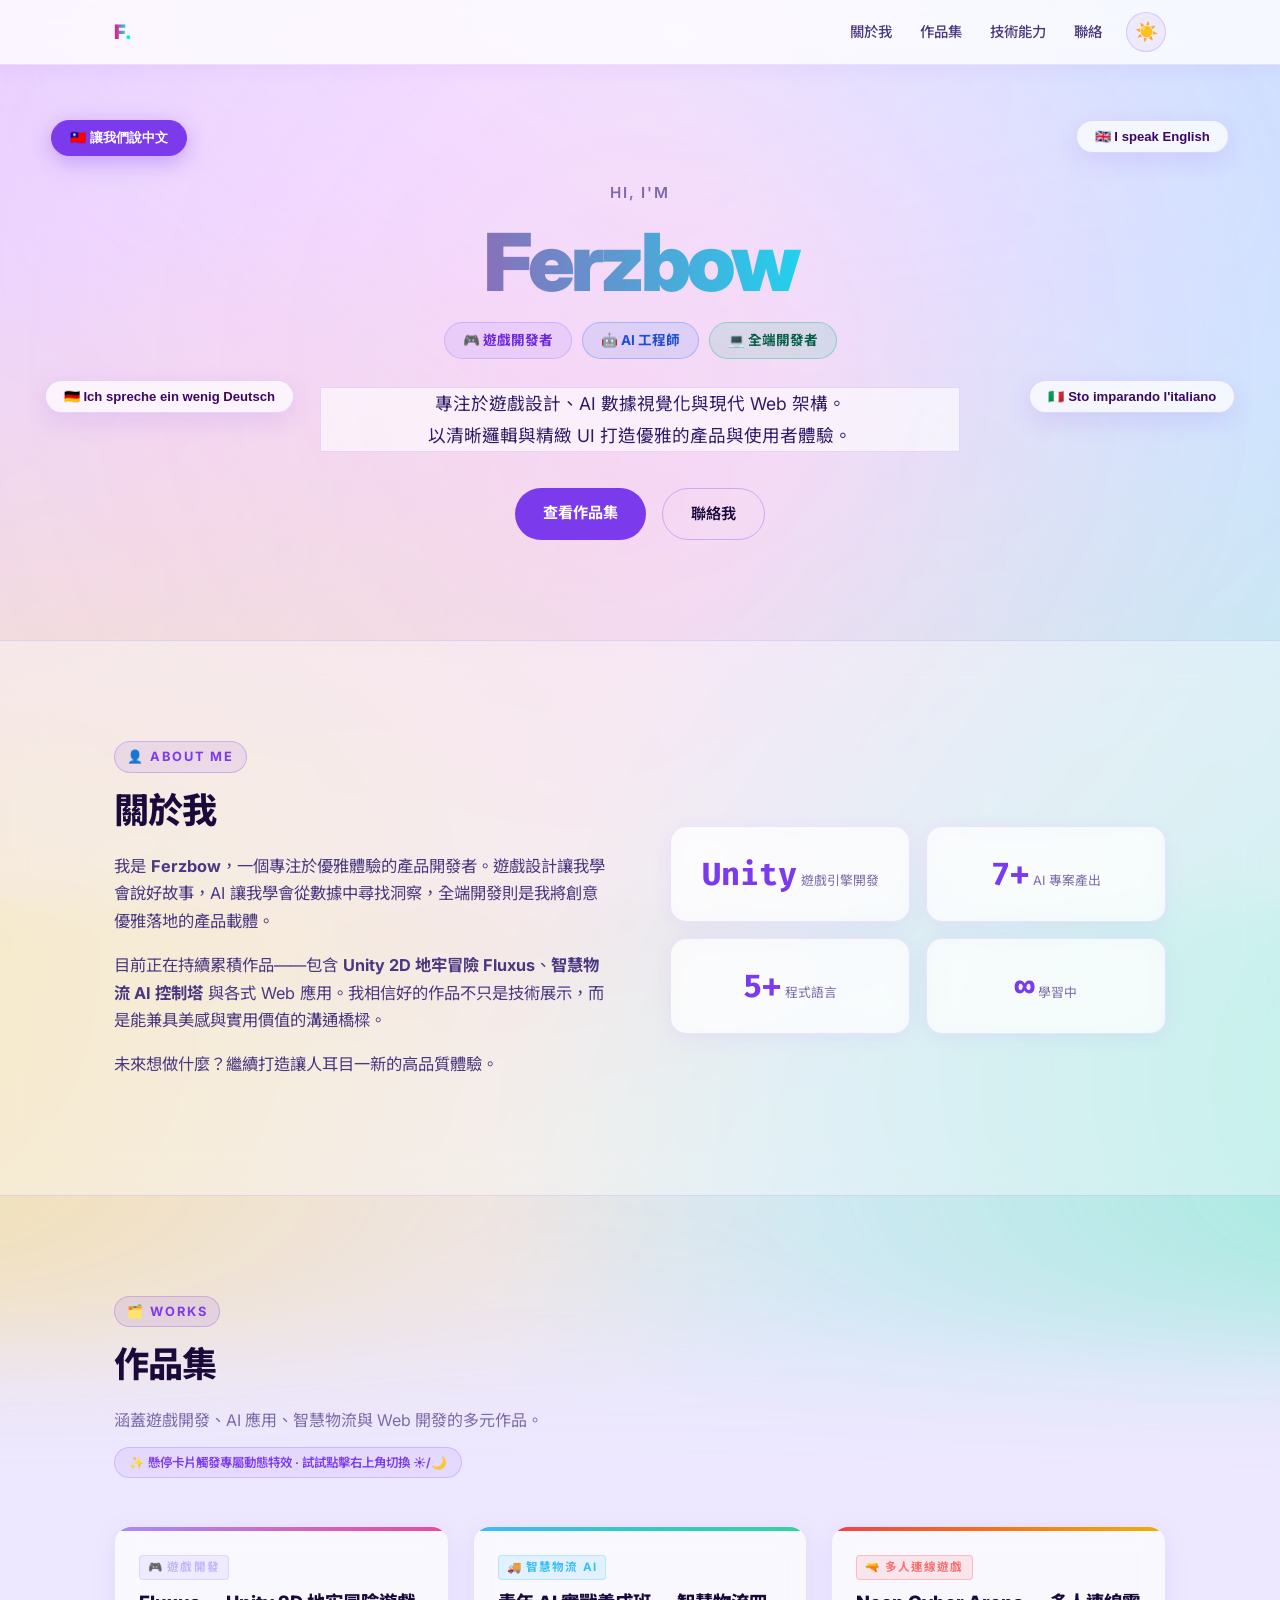
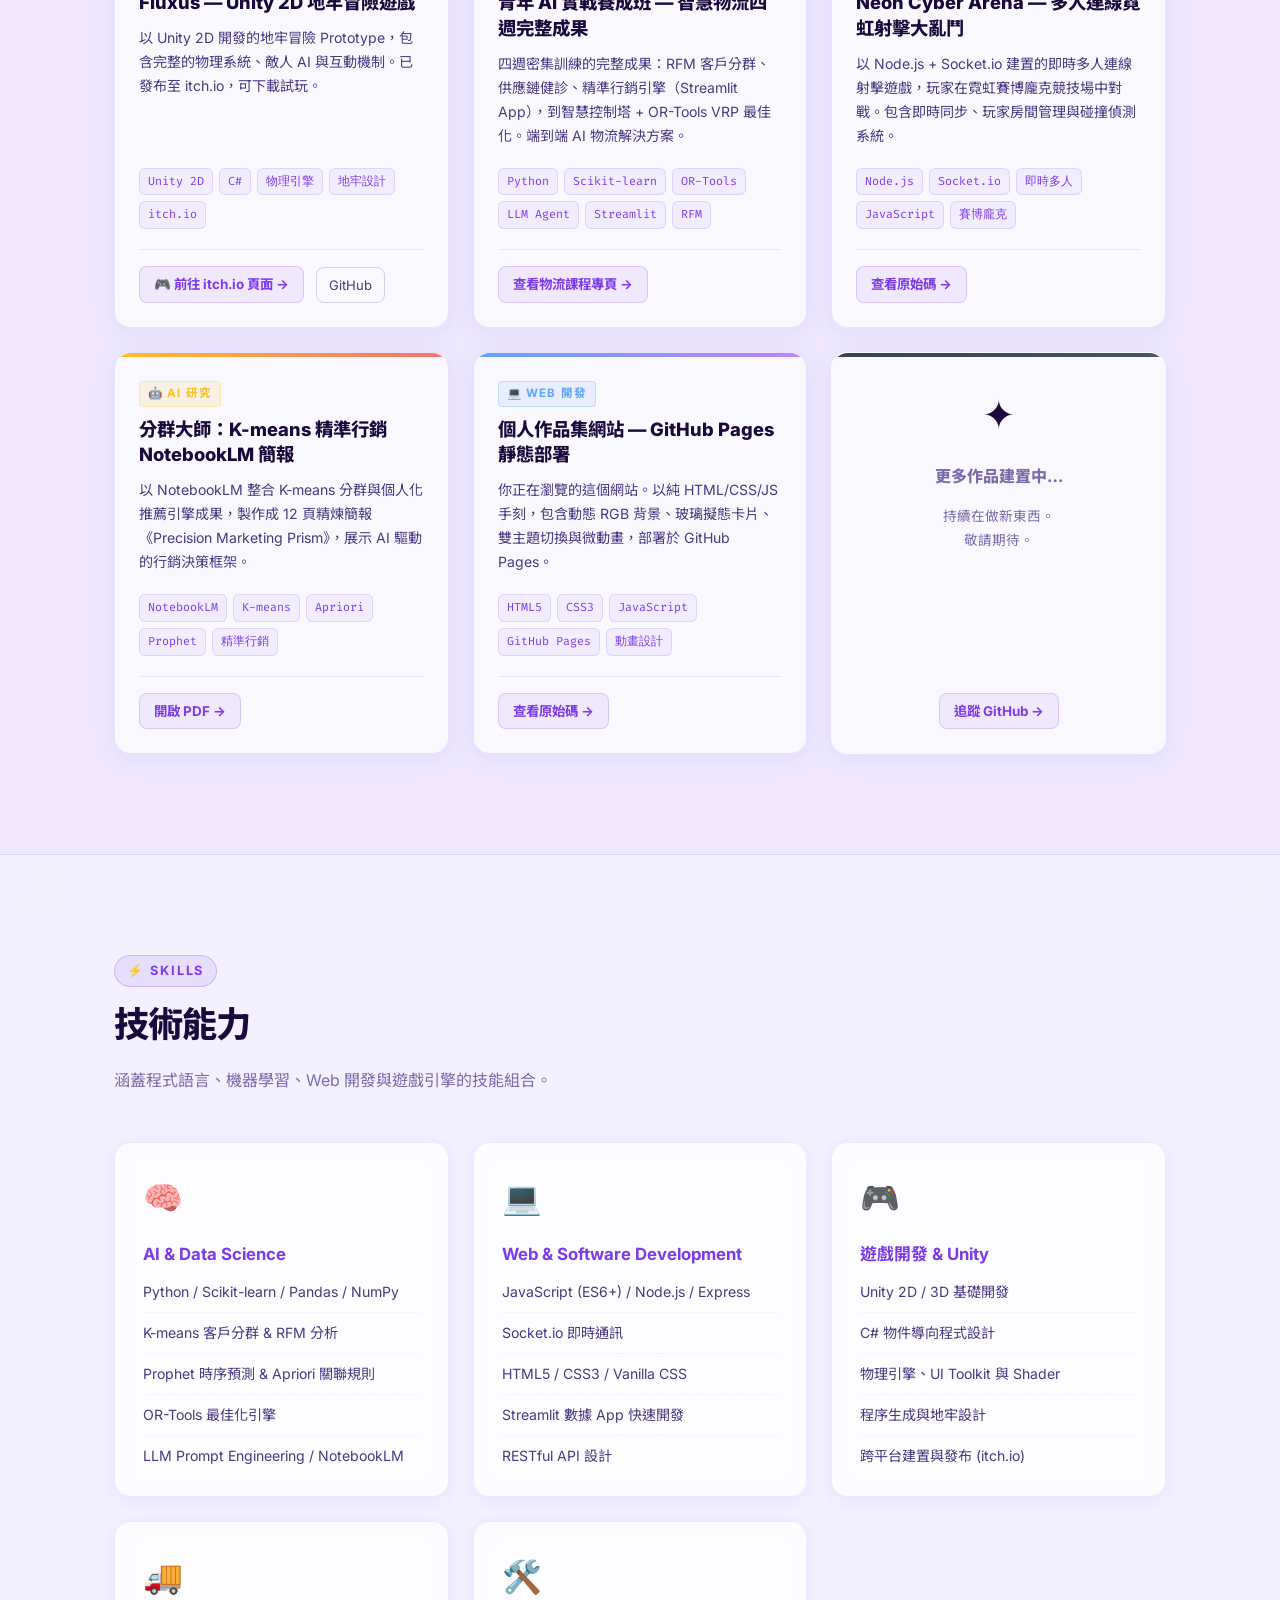
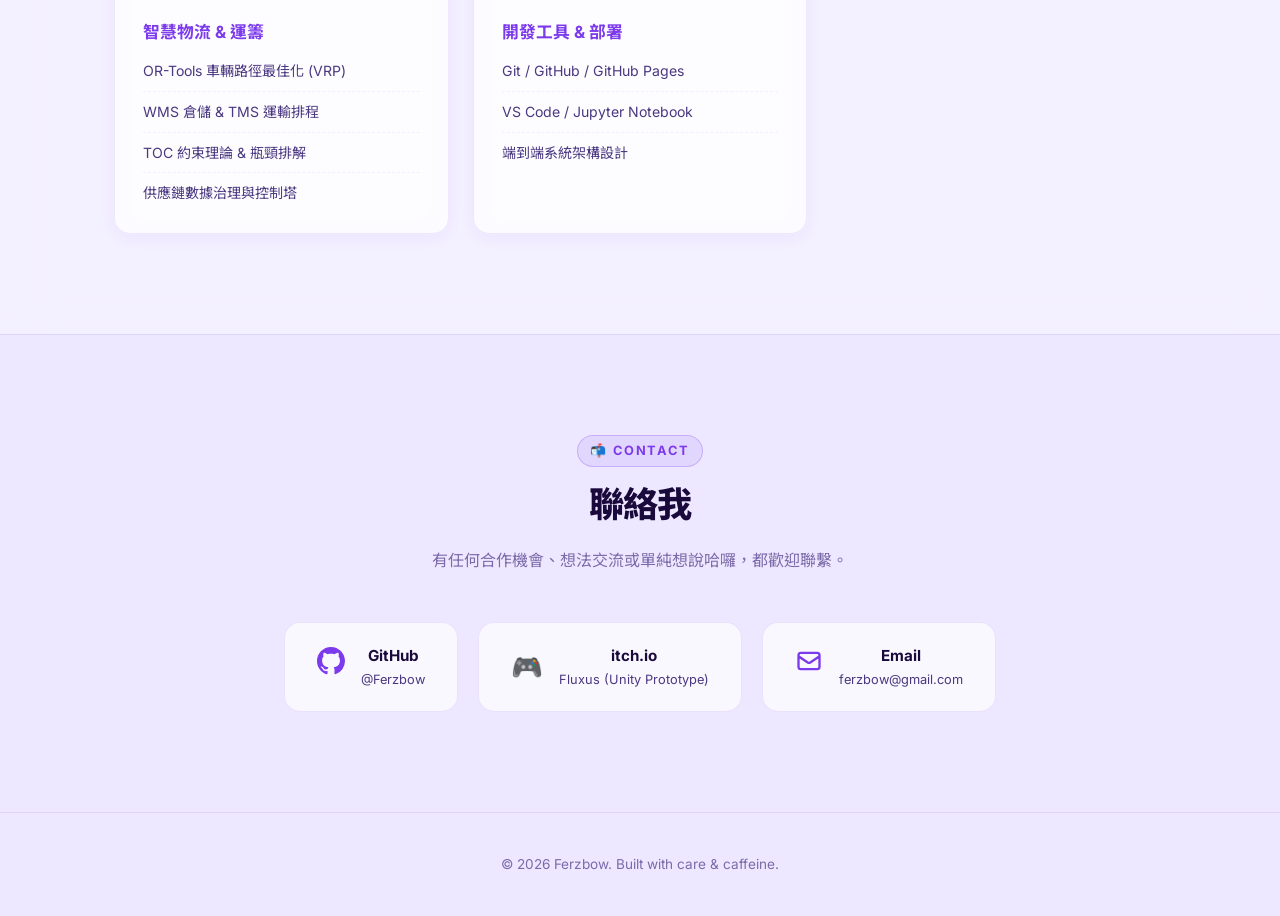
<file: index.html>
<!DOCTYPE html>
<html lang="zh-Hant" data-theme="light">

<head>
  <meta charset="UTF-8">
  <meta name="viewport" content="width=device-width, initial-scale=1.0">
  <title>Ferzbow | Personal Portfolio &amp; AI Engineering</title>
  <link rel="preconnect" href="https://fonts.googleapis.com">
  <link rel="preconnect" href="https://fonts.gstatic.com" crossorigin>
  <link href="https://fonts.googleapis.com/css2?family=Noto+Sans+TC:wght@400;500;700;900&family=Inter:wght@400;500;600;700;800&family=Fira+Code:wght@400;500;700&display=swap" rel="stylesheet">
  <style>
    :root {
      --bg: #04040a;
      --bg-card: rgba(20, 20, 26, 0.7);
      --border: rgba(255, 255, 255, 0.12);
      --text: #ffffff;
      --text-muted: #cbd5e1;
      --text-dim: #94a3b8;
      --accent: #38bdf8;
      --font: 'Inter', 'Noto Sans TC', sans-serif;
      --mono: 'Fira Code', monospace;
      --radius: 16px;
    }

    * { margin: 0; padding: 0; box-sizing: border-box; }
    html { scroll-behavior: smooth; }
    body {
      background: var(--bg);
      color: var(--text);
      font-family: var(--font);
      line-height: 1.7;
      -webkit-font-smoothing: antialiased;
      min-height: 100vh;
      position: relative;
      overflow-x: hidden;
      transition: background-color 0.4s ease, color 0.4s ease;
    }

    /* ---- DYNAMIC BACKGROUND ORBS ---- */
    body::before {
      content: '';
      position: fixed;
      top: -50%; left: -50%;
      width: 200%; height: 200%;
      background:
        radial-gradient(circle at 20% 20%, rgba(255, 0, 100, 0.7), transparent 40%),
        radial-gradient(circle at 80% 20%, rgba(0, 240, 255, 0.7), transparent 40%),
        radial-gradient(circle at 80% 80%, rgba(0, 255, 100, 0.7), transparent 40%),
        radial-gradient(circle at 20% 80%, rgba(255, 220, 0, 0.7), transparent 40%),
        radial-gradient(circle at 50% 50%, rgba(200, 0, 255, 0.65), transparent 45%);
      z-index: -2;
      pointer-events: none;
      filter: blur(65px) saturate(220%) brightness(120%);
      animation: rgbHueRotate 8s linear infinite, rgbSpin 12s ease-in-out infinite alternate;
      transition: opacity 0.5s ease;
    }
    body::after {
      content: '';
      position: fixed;
      inset: 0;
      background: radial-gradient(circle at 50% 50%, rgba(0,0,0,0.1), rgba(4,4,10,0.6));
      z-index: -1;
      pointer-events: none;
    }

    @keyframes rgbHueRotate {
      0% { filter: blur(65px) saturate(220%) brightness(120%) hue-rotate(0deg); }
      100% { filter: blur(65px) saturate(220%) brightness(120%) hue-rotate(360deg); }
    }
    @keyframes rgbSpin {
      0% { transform: scale(1) rotate(0deg); }
      50% { transform: scale(1.15) rotate(180deg); }
      100% { transform: scale(1) rotate(360deg); }
    }

    /* ---- RGB TEXT GRADIENT ---- */
    .rgb-text {
      background: linear-gradient(90deg, #ff007f, #00f0ff, #00ff66, #ffdc00, #ff007f);
      background-size: 300% 100%;
      -webkit-background-clip: text;
      -webkit-text-fill-color: transparent;
    }

    /* ---- LAYOUT CONTAINERS ---- */
    .container { max-width: 1100px; margin: 0 auto; padding: 0 24px; }
    section { padding: 100px 0; }

    /* ---- NAV ---- */
    #nav {
      position: fixed; top: 0; left: 0; right: 0;
      z-index: 100;
      background: rgba(10, 10, 16, 0.75);
      backdrop-filter: blur(16px);
      -webkit-backdrop-filter: blur(16px);
      border-bottom: 1px solid var(--border);
      transition: background-color 0.4s ease, border-color 0.4s ease;
    }
    .nav-inner {
      max-width: 1100px; margin: 0 auto; padding: 0 24px;
      height: 64px; display: flex; align-items: center; justify-content: space-between;
    }
    .logo { font-size: 1.25rem; font-weight: 900; text-decoration: none; letter-spacing: -0.02em; }
    .nav-right { display: flex; align-items: center; gap: 24px; }
    .nav-links { display: flex; gap: 28px; list-style: none; }
    .nav-links a {
      color: var(--text-muted); text-decoration: none; font-size: 0.9rem; font-weight: 500;
      transition: color 0.2s;
    }
    .nav-links a:hover { color: var(--text); }

    /* ---- HERO ---- */
    #hero { padding: 180px 0 100px; text-align: center; }
    .hero-tag {
      font-size: 0.95rem; color: var(--text-dim); font-weight: 600;
      letter-spacing: 0.12em; text-transform: uppercase;
      margin-bottom: 16px; animation: fadeUp 0.6s ease both;
    }
    .hero-name {
      font-size: 5rem; font-weight: 900;
      letter-spacing: -0.05em; line-height: 1;
      margin-bottom: 20px;
      animation: fadeUp 0.6s 0.08s ease both, rgbFlow 4s linear infinite;
    }
    @keyframes rgbFlow {
      0% { background-position: 0% 50%; }
      100% { background-position: 300% 50%; }
    }
    .hero-roles {
      display: flex; flex-wrap: wrap; justify-content: center;
      gap: 10px; margin-bottom: 28px;
      animation: fadeUp 0.6s 0.16s ease both;
    }
    .role-pill {
      font-size: 0.85rem; font-weight: 700;
      padding: 6px 18px; border-radius: 50px;
      border: 1px solid;
    }
    .role-pill.game { background: rgba(167, 139, 250, 0.1); color: #c4b5fd; border-color: rgba(167, 139, 250, 0.3); }
    .role-pill.ai   { background: rgba(56, 189, 248, 0.1);  color: #38bdf8; border-color: rgba(56, 189, 248, 0.3); }
    .role-pill.dev  { background: rgba(52, 211, 153, 0.1);  color: #6ee7b7; border-color: rgba(52, 211, 153, 0.3); }

    .hero-desc {
      max-width: 640px; margin: 0 auto 36px;
      color: var(--text-muted); font-size: 1.1rem; line-height: 1.8;
      animation: fadeUp 0.6s 0.24s ease both;
    }
    .hero-btns {
      display: flex; justify-content: center; gap: 16px;
      animation: fadeUp 0.6s 0.32s ease both;
    }
    .btn-fill {
      background: var(--text); color: #000;
      padding: 12px 28px; border-radius: 50px;
      font-weight: 700; text-decoration: none; font-size: 0.95rem;
      transition: all 0.25s;
    }
    .btn-fill:hover { transform: translateY(-2px); box-shadow: 0 8px 30px rgba(255,255,255,0.25); }
    .btn-ghost {
      background: transparent; color: var(--text);
      padding: 12px 28px; border-radius: 50px;
      font-weight: 600; text-decoration: none; font-size: 0.95rem;
      border: 1px solid var(--border);
      transition: all 0.25s;
    }
    .btn-ghost:hover { border-color: var(--text); background: rgba(255,255,255,0.05); }

    /* ---- SECTION TITLE ---- */
    .section-label {
      font-size: 0.8rem; font-weight: 700; letter-spacing: 0.15em; text-transform: uppercase;
      color: var(--accent); margin-bottom: 8px; display: inline-block;
      padding: 4px 12px; border-radius: 50px; background: rgba(56, 189, 248, 0.08);
      border: 1px solid rgba(56, 189, 248, 0.2);
    }
    .section-title { font-size: 2.2rem; font-weight: 800; letter-spacing: -0.03em; margin-bottom: 12px; }
    .section-sub { color: var(--text-dim); font-size: 1rem; max-width: 540px; margin-bottom: 48px; }

    /* ---- ABOUT ---- */
    #about {
      background: rgba(10, 10, 18, 0.75);
      backdrop-filter: blur(20px);
      -webkit-backdrop-filter: blur(20px);
      border-top: 1px solid var(--border);
      border-bottom: 1px solid var(--border);
    }
    .about-layout { display: grid; grid-template-columns: 1fr 1fr; gap: 60px; align-items: center; }
    .about-text p { color: var(--text-muted); font-size: 1.02rem; margin-bottom: 16px; }
    .stat-row { display: grid; grid-template-columns: 1fr 1fr; gap: 16px; margin-top: 24px; }
    .stat-box {
      background: rgba(16, 16, 26, 0.85); border: 1px solid var(--border);
      border-radius: var(--radius); padding: 20px; text-align: center;
      backdrop-filter: blur(12px); -webkit-backdrop-filter: blur(12px);
    }
    .stat-n { font-size: 2rem; font-weight: 900; color: var(--accent); font-family: var(--mono); }
    .stat-l { font-size: 0.8rem; color: var(--text-dim); margin-top: 4px; }

    /* ---- PROJECTS GRID ---- */
    .projects-grid { display: grid; grid-template-columns: repeat(3, 1fr); gap: 24px; }
    .proj-card {
      background: var(--bg-card);
      border: 1px solid var(--border);
      border-radius: var(--radius);
      overflow: hidden;
      position: relative;
      z-index: 1;
      display: flex; flex-direction: column;
      backdrop-filter: blur(12px);
      -webkit-backdrop-filter: blur(12px);
      transition: transform 0.35s cubic-bezier(0.2, 0.8, 0.2, 1), box-shadow 0.35s ease, border-color 0.35s ease;
    }
    .proj-card:hover {
      transform: translateY(-6px);
      border-color: rgba(255, 255, 255, 0.3);
      box-shadow: 0 16px 48px rgba(0, 0, 0, 0.5);
      z-index: 20;
    }
    .proj-stripe-wrapper {
      height: 16px;
      width: 100%;
      margin-bottom: -12px;
      overflow: hidden;
      border-top-left-radius: var(--radius);
      border-top-right-radius: var(--radius);
      flex-shrink: 0;
      position: relative;
      z-index: 1;
    }
    .proj-stripe {
      height: 4px;
      width: 100%;
    }
    .stripe-game { background: linear-gradient(90deg, #a78bfa, #ec4899); }
    .stripe-log  { background: linear-gradient(90deg, #38bdf8, #34d399); }
    .stripe-ai   { background: linear-gradient(90deg, #fbbf24, #f87171); }
    .stripe-web  { background: linear-gradient(90deg, #60a5fa, #c084fc); }

    .proj-body { padding: 24px; display: flex; flex-direction: column; flex: 1; }
    .proj-cat {
      font-size: 0.72rem; font-weight: 700; letter-spacing: 0.1em; text-transform: uppercase;
      margin-bottom: 10px; display: inline-block; padding: 2px 8px; border-radius: 4px;
      align-self: flex-start;
    }
    .cat-game { background: rgba(167,139,250,0.12); color: #c4b5fd; border: 1px solid rgba(167,139,250,0.25); }
    .cat-log  { background: rgba(56,189,248,0.12);  color: #38bdf8; border: 1px solid rgba(56,189,248,0.25); }
    .cat-ai   { background: rgba(251,191,36,0.12);  color: #fbbf24; border: 1px solid rgba(251,191,36,0.25); }
    .cat-web  { background: rgba(96,165,250,0.12);  color: #60a5fa; border: 1px solid rgba(96,165,250,0.25); }

    .proj-body h3 { font-size: 1.15rem; font-weight: 800; margin-bottom: 10px; line-height: 1.4; }
    .proj-body p  { font-size: 0.88rem; color: var(--text-muted); margin-bottom: 20px; flex: 1; }
    .proj-tags { display: flex; flex-wrap: wrap; gap: 6px; margin-bottom: 20px; }
    .proj-tag {
      font-size: 0.73rem; font-family: var(--mono); color: var(--text-dim);
      background: rgba(255,255,255,0.04); border: 1px solid rgba(255,255,255,0.08);
      padding: 3px 8px; border-radius: 6px;
    }
    .proj-links-row {
      display: flex; gap: 12px; align-items: center;
      padding-top: 16px; border-top: 1px solid var(--border);
    }
    .proj-link {
      font-size: 0.84rem; font-weight: 700; color: var(--accent);
      text-decoration: none; display: inline-flex; align-items: center; gap: 4px;
      padding: 6px 14px; border-radius: 8px; background: rgba(56,189,248,0.08);
      border: 1px solid rgba(56,189,248,0.2); transition: all 0.2s;
    }
    .proj-link:hover { background: rgba(56,189,248,0.18); transform: translateX(2px); }
    .proj-link-secondary {
      font-size: 0.82rem; color: var(--text-dim); text-decoration: none;
      padding: 6px 12px; border-radius: 8px; border: 1px solid var(--border);
      transition: all 0.2s;
    }
    .proj-link-secondary:hover { color: var(--text); border-color: var(--text-dim); }

    /* ---- SKILLS GRID ---- */
    #skills {
      background: rgba(10, 10, 18, 0.65);
      backdrop-filter: blur(20px);
      -webkit-backdrop-filter: blur(20px);
      border-top: 1px solid var(--border);
      border-bottom: 1px solid var(--border);
    }
    .skills-grid { display: grid; grid-template-columns: repeat(3, 1fr); gap: 24px; }
    .skill-card {
      background: rgba(16, 16, 26, 0.75); border: 1px solid var(--border);
      border-radius: var(--radius); padding: 28px;
      backdrop-filter: blur(12px); -webkit-backdrop-filter: blur(12px);
      position: relative; overflow: hidden;
      z-index: 1;
      transition: all 0.3s ease;
    }
    .skill-card:hover { transform: translateY(-4px); border-color: rgba(255,255,255,0.25); z-index: 20; }
    .skill-icon { font-size: 2rem; margin-bottom: 14px; }
    .skill-card h4 { font-size: 1.05rem; font-weight: 700; margin-bottom: 12px; color: var(--accent); }
    .skill-card ul { list-style: none; font-size: 0.88rem; color: var(--text-muted); }
    .skill-card li { margin-bottom: 8px; padding-bottom: 8px; border-bottom: 1px dashed rgba(255,255,255,0.06); }
    .skill-card li:last-child { border-bottom: none; margin-bottom: 0; padding-bottom: 0; }

    /* ---- CONTACT ---- */
    .contact-grid { display: flex; justify-content: center; gap: 20px; flex-wrap: wrap; margin-top: 32px; }
    .contact-card {
      background: var(--bg-card); border: 1px solid var(--border);
      border-radius: var(--radius); padding: 20px 32px;
      display: flex; align-items: center; gap: 16px;
      text-decoration: none; color: var(--text);
      transition: all 0.3s;
    }
    .contact-card:hover { border-color: var(--accent); transform: translateY(-3px); box-shadow: 0 8px 30px rgba(0,0,0,0.4); }
    .contact-icon { font-size: 1.5rem; color: var(--accent); }
    .contact-name { font-size: 0.95rem; font-weight: 700; }
    .contact-handle { font-size: 0.8rem; color: var(--text-dim); }

    /* ---- FOOTER ---- */
    footer { padding: 40px 0; border-top: 1px solid var(--border); text-align: center; color: var(--text-dim); font-size: 0.85rem; }

    /* ---- FADE-IN ANIMATION ---- */
    .fade-in { opacity: 0; transform: translateY(22px); transition: opacity 0.55s ease, transform 0.55s ease; }
    .fade-in.visible { opacity: 1; transform: translateY(0); }
    @keyframes fadeUp {
      from { opacity: 0; transform: translateY(18px); }
      to   { opacity: 1; transform: translateY(0); }
    }

    /* ---- RESPONSIVE ---- */
    @media (max-width: 900px) {
      .projects-grid, .skills-grid { grid-template-columns: repeat(2, 1fr); }
    }
    @media (max-width: 768px) {
      .nav-links { display: none; }
      .hero-name { font-size: 3.4rem; }
      .about-layout { grid-template-columns: 1fr; gap: 40px; }
      .projects-grid, .skills-grid { grid-template-columns: 1fr; }
      .contact-grid { flex-direction: column; align-items: center; }
    }

    /* ---- MINECRAFT ENCHANT EFFECT (Dark Hover) & GLASS SHARDS ---- */
    .enchant-overlay {
      position: absolute; inset: -20px;
      border-radius: var(--radius); overflow: visible;
      pointer-events: none; opacity: 0;
      transition: opacity 0.8s cubic-bezier(0.16, 1, 0.3, 1), transform 0.8s ease-out;
      transform: scale(1);
      z-index: 5;
    }
    .proj-card:hover .enchant-overlay,
    .skill-card:hover .enchant-overlay { opacity: 1; transform: scale(1); }
    .enchant-glyph {
      position: absolute; font-family: var(--mono);
      color: #c084fc; text-shadow: 0 0 6px #a855f7, 0 0 14px #7c3aed, 0 0 28px #6d28d9;
      font-size: 0.95rem; font-weight: 700; pointer-events: none; user-select: none;
      animation: enchantPulse 0.6s ease-in-out infinite alternate;
      will-change: opacity, transform;
    }
    .enchant-glyph.gold {
      color: #fbbf24; text-shadow: 0 0 6px #f59e0b, 0 0 14px #d97706, 0 0 28px #b45309;
    }
    @keyframes enchantPulse {
      from { opacity: 0.15; transform: scale(0.9) translateY(0px); }
      to   { opacity: 1;    transform: scale(1.1) translateY(-2px); }
    }

    /* ---- GLASS SHARD EFFECT (Light Hover - Organic Quantum Floating Field) ---- */
    .glass-shard-container {
      position: absolute; inset: -35px;
      pointer-events: none; user-select: none;
      overflow: visible; z-index: 5;
    }
    .glass-shard {
      position: absolute;
      left: 50%; top: 50%;
      pointer-events: none; user-select: none;
      border: 1.2px solid rgba(255, 255, 255, 0.96);
      box-shadow:
        0 8px 24px rgba(124, 58, 237, 0.16),
        0 2px 8px rgba(59, 130, 246, 0.12),
        inset 0 0 12px rgba(255, 255, 255, 0.9);
      backdrop-filter: blur(4px); -webkit-backdrop-filter: blur(4px);
      will-change: transform, opacity, filter;
    }
    @keyframes shardBurstOut {
      0% {
        opacity: 0;
        transform: translate(-50%, -50%) scale(0.1) rotate(0deg);
      }
      70% {
        opacity: 1;
        transform: translate(calc(-50% + var(--tx) * 1.08), calc(-50% + var(--ty) * 1.08)) scale(1.05) rotate(var(--sr));
      }
      100% {
        opacity: 1;
        transform: translate(calc(-50% + var(--tx)), calc(-50% + var(--ty))) scale(1) rotate(var(--sr));
      }
    }
    @keyframes organicFloat {
      0%, 100% {
        transform: translate(calc(-50% + var(--tx)), calc(-50% + var(--ty))) rotate(var(--sr));
        filter: brightness(1.02);
      }
      50% {
        transform: translate(calc(-50% + var(--tx) + var(--dx)), calc(-50% + var(--ty) - var(--dy))) rotate(calc(var(--sr) + 6deg)) scale(1.04);
        filter: brightness(1.28) drop-shadow(0 0 8px rgba(255, 255, 255, 0.9));
      }
    }

    .enchant-overlay,
    .proj-card,
    .skill-card {
      overflow: visible;
    }

    /* =============================================
       ☀️ WHITE DAY MODE
       ============================================= */
    [data-theme="light"] {
      --bg: #f0eeff;
      --bg-card: rgba(255, 255, 255, 0.75);
      --border: rgba(99, 66, 220, 0.15);
      --text: #1a0a3c;
      --text-muted: #4a3880;
      --text-dim: #7c6aaa;
      --accent: #7c3aed;
    }
    [data-theme="light"] body { background: #ede8ff; }
    [data-theme="light"] body::before {
      background:
        radial-gradient(circle at 15% 25%, rgba(192, 132, 252, 0.45), transparent 38%),
        radial-gradient(circle at 85% 15%, rgba(96, 165, 250, 0.4), transparent 38%),
        radial-gradient(circle at 80% 85%, rgba(52, 211, 153, 0.35), transparent 38%),
        radial-gradient(circle at 20% 80%, rgba(251, 191, 36, 0.35), transparent 38%),
        radial-gradient(circle at 50% 50%, rgba(244, 114, 182, 0.3), transparent 42%);
      filter: blur(55px) saturate(130%) brightness(108%);
      animation: rgbHueRotate 10s linear infinite, rgbSpin 16s ease-in-out infinite alternate;
    }
    [data-theme="light"] body::after {
      background: radial-gradient(circle at 50% 40%, rgba(255,255,255,0.3), rgba(237,232,255,0.25));
    }
    [data-theme="light"] #nav {
      background: rgba(255, 255, 255, 0.78);
      border-bottom: 1px solid rgba(124, 58, 237, 0.12);
      box-shadow: 0 2px 20px rgba(124, 58, 237, 0.08);
    }
    [data-theme="light"] .nav-links a { color: var(--text-muted); }
    [data-theme="light"] .nav-links a:hover { color: var(--accent); }
    [data-theme="light"] .hero-desc { background: rgba(255, 255, 255, 0.6); border: 1px solid rgba(124, 58, 237, 0.15); color: #2d1b69; }
    [data-theme="light"] .hero-tag { color: var(--text-dim); }
    [data-theme="light"] .role-pill.game { background: rgba(167,139,250,0.15); color: #6d28d9; border-color: rgba(167,139,250,0.4); }
    [data-theme="light"] .role-pill.ai   { background: rgba(59,130,246,0.12);  color: #1d4ed8; border-color: rgba(59,130,246,0.35); }
    [data-theme="light"] .role-pill.dev  { background: rgba(16,185,129,0.12);  color: #065f46; border-color: rgba(16,185,129,0.35); }
    [data-theme="light"] .btn-fill { background: #7c3aed; color: #fff; }
    [data-theme="light"] .btn-fill:hover { background: #6d28d9; box-shadow: 0 8px 30px rgba(124,58,237,0.35); }
    [data-theme="light"] .btn-ghost { border-color: rgba(124,58,237,0.3); color: var(--text); }
    [data-theme="light"] .btn-ghost:hover { border-color: var(--accent); }
    [data-theme="light"] #about, [data-theme="light"] #skills { background: rgba(255,255,255,0.35); }
    [data-theme="light"] .about-text p { color: var(--text-muted); }
    [data-theme="light"] .section-label { background: rgba(124,58,237,0.1); border-color: rgba(124,58,237,0.25); color: var(--accent); }
    [data-theme="light"] .stat-box { background: rgba(255,255,255,0.65); border-color: rgba(124,58,237,0.12); box-shadow: 0 4px 20px rgba(124,58,237,0.07); }
    [data-theme="light"] .stat-n { color: var(--accent); }
    [data-theme="light"] .proj-card {
      background: rgba(255,255,255,0.7); border-color: rgba(124,58,237,0.12);
      box-shadow: 0 4px 24px rgba(124,58,237,0.08);
    }
    [data-theme="light"] .proj-card:hover { box-shadow: 0 12px 40px rgba(124,58,237,0.18); }
    [data-theme="light"] .proj-body h3 { color: var(--text); }
    [data-theme="light"] .proj-body p  { color: var(--text-muted); }
    [data-theme="light"] .proj-tag { background: rgba(124,58,237,0.06); color: var(--accent); border-color: rgba(124,58,237,0.15); }
    [data-theme="light"] .proj-link { background: rgba(124,58,237,0.08); color: var(--accent); border-color: rgba(124,58,237,0.2); }
    [data-theme="light"] .proj-link:hover { background: rgba(124,58,237,0.16); }
    [data-theme="light"] .proj-link-secondary { color: var(--text-muted); border-color: rgba(0,0,0,0.15); }
    [data-theme="light"] .proj-links-row { border-color: rgba(124,58,237,0.1); }
    [data-theme="light"] .skill-card {
      background: rgba(255,255,255,0.65); border-color: rgba(124,58,237,0.1);
      box-shadow: 0 4px 16px rgba(124,58,237,0.06);
    }
    [data-theme="light"] .skill-card h4 { color: var(--accent); }
    [data-theme="light"] .skill-card li { color: var(--text-muted); border-color: rgba(124,58,237,0.07); }
    [data-theme="light"] .contact-card { background: rgba(255,255,255,0.7); border-color: rgba(124,58,237,0.12); color: var(--text); }
    [data-theme="light"] .contact-card:hover { border-color: var(--accent); box-shadow: 0 8px 30px rgba(124,58,237,0.15); }
    [data-theme="light"] .contact-icon { color: var(--accent); }
    [data-theme="light"] .contact-handle { color: var(--text-muted); }
    [data-theme="light"] footer { border-color: rgba(124,58,237,0.12); color: var(--text-dim); }

    /* ---- DUAL TEXT VARIATION (Dark vs Light Persona) ---- */
    .dual-text .text-light { display: none; opacity: 0; transition: opacity 0.4s ease; }
    .dual-text .text-dark  { display: inline; opacity: 1; transition: opacity 0.4s ease; }
    [data-theme="light"] .dual-text .text-light { display: inline; opacity: 1; }
    [data-theme="light"] .dual-text .text-dark  { display: none; opacity: 0; }

    /* ---- FLOATING CORNER LANGUAGE BUTTONS ---- */
    .hero-corner-lang {
      position: absolute;
      z-index: 20;
      pointer-events: auto;
    }
    .hero-corner-lang .lang-btn {
      background: rgba(16, 16, 26, 0.65);
      border: 1px solid var(--border);
      color: var(--text-muted);
      font-size: 0.82rem; font-weight: 600;
      padding: 8px 18px; border-radius: 50px;
      backdrop-filter: blur(16px); -webkit-backdrop-filter: blur(16px);
      box-shadow: 0 8px 28px rgba(0, 0, 0, 0.35);
      cursor: pointer; transition: all 0.35s cubic-bezier(0.2, 0.8, 0.2, 1);
      display: inline-flex; align-items: center; gap: 6px;
    }
    [data-theme="light"] .hero-corner-lang .lang-btn {
      background: rgba(255, 255, 255, 0.72);
      border-color: rgba(124, 58, 237, 0.18);
      color: #3b0764;
      box-shadow: 0 8px 24px rgba(124, 58, 237, 0.12);
    }
    .hero-corner-lang .lang-btn:hover {
      transform: translateY(-3px) scale(1.06);
      color: var(--text); border-color: var(--accent);
      box-shadow: 0 12px 32px rgba(56, 189, 248, 0.3);
    }
    [data-theme="light"] .hero-corner-lang .lang-btn:hover {
      color: #7c3aed; border-color: #7c3aed;
      box-shadow: 0 12px 32px rgba(124, 58, 237, 0.22);
    }
    .hero-corner-lang .lang-btn.active {
      background: rgba(56, 189, 248, 0.15);
      border-color: var(--accent);
      color: var(--text);
      box-shadow: 0 0 20px rgba(56, 189, 248, 0.35);
    }
    [data-theme="light"] .hero-corner-lang .lang-btn.active {
      background: #7c3aed;
      border-color: #7c3aed;
      color: #fff;
      box-shadow: 0 6px 22px rgba(124, 58, 237, 0.35);
    }

    /* 四個角落精密定位 + 獨立微波浮動動畫 */
    .hero-corner-lang.top-left     { top: 120px; left: 4%;  animation: floatTopLeft 4s ease-in-out infinite alternate; }
    .hero-corner-lang.top-right    { top: 120px; right: 4%; animation: floatTopRight 4.5s ease-in-out infinite alternate; }
    .hero-corner-lang.bottom-left  { top: 380px; left: 3.5%; animation: floatBottomLeft 4.2s ease-in-out infinite alternate; }
    .hero-corner-lang.bottom-right { top: 380px; right: 3.5%; animation: floatBottomRight 4.8s ease-in-out infinite alternate; }

    @keyframes floatTopLeft     { 0% { transform: translateY(0); } 100% { transform: translateY(-8px) rotate(-1deg); } }
    @keyframes floatTopRight    { 0% { transform: translateY(0); } 100% { transform: translateY(-10px) rotate(1deg); } }
    @keyframes floatBottomLeft  { 0% { transform: translateY(0); } 100% { transform: translateY(8px) rotate(-1deg); } }
    @keyframes floatBottomRight { 0% { transform: translateY(0); } 100% { transform: translateY(10px) rotate(1deg); } }

    @media (max-width: 1024px) {
      .hero-corner-lang.top-left     { top: 100px; left: 2%; }
      .hero-corner-lang.top-right    { top: 100px; right: 2%; }
      .hero-corner-lang.bottom-left  { top: 440px; left: 2%; }
      .hero-corner-lang.bottom-right { top: 440px; right: 2%; }
    }
    @media (max-width: 768px) {
      .hero-corner-lang { position: static; display: inline-block; margin: 4px; animation: none; }
      .hero-corner-wrapper { display: flex; flex-wrap: wrap; justify-content: center; margin-top: 24px; }
    }

    /* ---- THEME TOGGLE BUTTON ---- */
    #theme-toggle {
      display: flex; align-items: center; justify-content: center;
      width: 40px; height: 40px; border-radius: 50%;
      background: rgba(255,255,255,0.08); border: 1px solid rgba(255,255,255,0.15);
      cursor: pointer; font-size: 1.15rem; transition: all 0.3s ease;
      flex-shrink: 0; position: relative; overflow: visible;
    }
    #theme-toggle:hover { background: rgba(255,255,255,0.15); transform: scale(1.1); box-shadow: 0 0 16px rgba(56,189,248,0.3); }
    [data-theme="light"] #theme-toggle { background: rgba(124,58,237,0.08); border-color: rgba(124,58,237,0.2); }
    [data-theme="light"] #theme-toggle:hover { background: rgba(124,58,237,0.15); box-shadow: 0 0 16px rgba(124,58,237,0.25); }
    .toggle-icon { position: absolute; transition: transform 0.4s cubic-bezier(0.34,1.56,0.64,1), opacity 0.3s; }
    .icon-sun { opacity: 0; transform: rotate(-90deg) scale(0.5); }
    .icon-moon { opacity: 1; transform: rotate(0deg) scale(1); }
    [data-theme="light"] .icon-sun { opacity: 1; transform: rotate(0deg) scale(1); }
    [data-theme="light"] .icon-moon { opacity: 0; transform: rotate(90deg) scale(0.5); }

    /* ---- CORRUPTED SYSTEM GLITCH EASTER EGG ---- */
    [data-theme="corrupted"] {
      --bg: #121216;
      --bg-card: rgba(30, 30, 35, 0.9);
      --border: rgba(255, 0, 85, 0.5);
      --text: #ff0055;
      --text-muted: #888899;
      --text-dim: #555566;
      --accent: #ff0055;
    }
    [data-theme="corrupted"] body {
      background: #121216 !important;
      color: #ff0055 !important;
      font-family: var(--mono) !important;
      animation: glitchScreenShake 0.18s infinite alternate ease-in-out;
    }
    [data-theme="corrupted"] body::before {
      background: radial-gradient(circle at 50% 50%, rgba(255, 0, 85, 0.35), rgba(0, 0, 0, 0.95)) !important;
      filter: grayscale(0.8) contrast(2) !important;
    }
    [data-theme="corrupted"] .rgb-text {
      background: linear-gradient(90deg, #ff0000, #555, #000, #ff0055) !important;
      -webkit-background-clip: text !important;
      background-clip: text !important;
    }
    #noise-canvas {
      position: fixed; inset: 0; width: 100vw; height: 100vh;
      z-index: 999; pointer-events: none; opacity: 0;
      mix-blend-mode: overlay; display: block;
      transition: opacity 1.2s ease-out;
    }
    [data-theme="corrupted"] #noise-canvas {
      opacity: 0.28;
    }
    /* ---- CORRUPTED PHILOSOPHICAL MONOLOGUE ---- */
    .corrupted-monologue {
      display: none;
      margin: 20px auto 0 auto;
      max-width: 600px;
      padding: 16px 24px;
      border: 1px dashed rgba(255, 0, 85, 0.5);
      background: rgba(18, 18, 24, 0.85);
      border-radius: 10px;
      text-align: center;
      backdrop-filter: blur(8px);
      -webkit-backdrop-filter: blur(8px);
    }
    [data-theme="corrupted"] .corrupted-monologue {
      display: block;
      animation: monologueGlow 3s infinite alternate ease-in-out;
    }
    .corrupted-quote {
      font-family: var(--mono);
      font-size: 0.95rem;
      font-weight: 700;
      color: #ff0055;
      line-height: 1.7;
      letter-spacing: 0.04em;
      margin: 0;
      text-shadow: 0 0 10px rgba(255, 0, 85, 0.6);
    }
    @keyframes monologueGlow {
      0%   { border-color: rgba(255, 0, 85, 0.3); box-shadow: 0 0 12px rgba(255, 0, 85, 0.2); transform: scale(0.99); }
      100% { border-color: rgba(255, 0, 85, 0.8); box-shadow: 0 0 28px rgba(255, 0, 85, 0.55); transform: scale(1.01); }
    }

    /* ---- CORRUPTED SYSTEM HOVER EFFECT (Cyber Glitch Artifact Burst) ---- */
    .glitch-artifact-container {
      position: absolute; inset: -35px;
      pointer-events: none; user-select: none;
      overflow: visible; z-index: 5;
    }
    .glitch-artifact {
      position: absolute;
      left: 50%; top: 50%;
      pointer-events: none; user-select: none;
      font-family: var(--mono); font-weight: 800;
      color: #ff0055;
      text-shadow: 2px 0 #00ffff, -2px 0 #ff0000, 0 0 10px #ff0055;
      will-change: transform, opacity, text-shadow;
      animation: glitchJitter 0.14s infinite alternate ease-in-out;
    }
    .glitch-artifact.code-box {
      background: #0a0a0f !important;
      border: 1px solid #ff0055 !important;
      color: #00ff66 !important;
      padding: 2px 6px; border-radius: 4px;
      box-shadow: 0 0 14px rgba(255, 0, 85, 0.8), inset 0 0 6px rgba(0, 255, 102, 0.4);
      text-shadow: 1px 0 #ff0055, -1px 0 #00ffff;
      font-size: 0.78rem;
    }
    .glitch-artifact.danger-box {
      background: #ff0055 !important;
      color: #000 !important;
      font-weight: 900; padding: 2px 8px; border-radius: 4px;
      box-shadow: 0 0 18px #ff0055;
      text-shadow: none;
      font-size: 0.8rem;
    }
    @keyframes glitchJitter {
      0%   { transform: translate(calc(-50% + var(--tx)), calc(-50% + var(--ty))) skew(0deg); opacity: 0.9; }
      25%  { transform: translate(calc(-50% + var(--tx) + 4px), calc(-50% + var(--ty) - 3px)) skew(6deg); opacity: 1; text-shadow: -2px 0 #00ffff, 2px 0 #ff0000; }
      50%  { transform: translate(calc(-50% + var(--tx) - 3px), calc(-50% + var(--ty) + 4px)) skew(-5deg); opacity: 0.85; }
      75%  { transform: translate(calc(-50% + var(--tx) + 2px), calc(-50% + var(--ty) + 2px)) skew(3deg); opacity: 1; text-shadow: 2px 0 #00ff66, -2px 0 #ff0055; }
      100% { transform: translate(calc(-50% + var(--tx)), calc(-50% + var(--ty))) skew(0deg); opacity: 0.95; }
    }

    /* ---- RESCUE CHOICE EXCLUSIVE AURA EFFECTS (High Specificity) ---- */
    button#btn-portfolio.chosen-rescue-dark,
    .btn-rescue-dark.chosen-rescue-dark {
      background: linear-gradient(135deg, #1e0938, #7c3aed, #000) !important;
      color: #fff !important;
      border: 2.5px solid #c084fc !important;
      box-shadow: 0 0 35px #a855f7, 0 0 70px rgba(255, 0, 85, 0.85), inset 0 0 15px #c084fc !important;
      animation: darkVoidPulse 0.5s ease-in-out infinite alternate !important;
      transform: scale(1.1) !important;
      z-index: 999999 !important;
      position: relative !important;
    }
    @keyframes darkVoidPulse {
      0%   { box-shadow: 0 0 20px #a855f7, 0 0 40px rgba(255, 0, 85, 0.7); transform: scale(1.05); }
      100% { box-shadow: 0 0 50px #c084fc, 0 0 100px rgba(255, 0, 85, 0.95); transform: scale(1.12); }
    }

    button#btn-contact.chosen-rescue-light,
    .btn-rescue-light.chosen-rescue-light {
      background: linear-gradient(135deg, #ffffff, #fef08a, #fbbf24) !important;
      color: #1e1b4b !important;
      border: 2.5px solid #f59e0b !important;
      box-shadow: 0 0 35px #f59e0b, 0 0 75px #fbbf24, 0 0 120px rgba(255, 255, 255, 1), inset 0 0 20px #fff !important;
      animation: solarFlarePulse 0.45s ease-in-out infinite alternate !important;
      transform: scale(1.1) !important;
      z-index: 999999 !important;
      position: relative !important;
    }
    @keyframes solarFlarePulse {
      0%   { box-shadow: 0 0 25px #f59e0b, 0 0 55px #fbbf24; transform: scale(1.05); }
      100% { box-shadow: 0 0 55px #fbbf24, 0 0 110px #fff, 0 0 140px #f59e0b; transform: scale(1.12); }
    }

    /* ---- TOOLTIP & HINT BADGES ---- */
    #theme-toggle::after {
      content: attr(data-tooltip);
      position: absolute; right: 50px; top: 50%; transform: translateY(-50%) translateX(6px);
      background: rgba(10, 10, 18, 0.92); color: var(--text-muted);
      border: 1px solid var(--border); border-radius: 8px;
      padding: 5px 12px; font-size: 0.75rem; white-space: nowrap;
      pointer-events: none; opacity: 0; transition: all 0.25s ease;
      box-shadow: 0 4px 20px rgba(0,0,0,0.5); backdrop-filter: blur(8px);
    }
    #theme-toggle:hover::after {
      opacity: 1; transform: translateY(-50%) translateX(0);
    }
    [data-theme="light"] #theme-toggle::after {
      background: rgba(255, 255, 255, 0.95); color: #1a0a3c;
      border-color: rgba(124, 58, 237, 0.2); box-shadow: 0 4px 20px rgba(124,58,237,0.15);
    }

    .hint-badge {
      display: inline-flex; align-items: center; gap: 6px;
      margin-top: 12px; padding: 4px 14px; border-radius: 50px;
      font-size: 0.78rem; font-weight: 600;
      color: var(--accent); background: rgba(56, 189, 248, 0.08);
      border: 1px solid rgba(56, 189, 248, 0.2);
      animation: hintPulse 2.5s ease-in-out infinite alternate;
    }
    [data-theme="light"] .hint-badge {
      color: #7c3aed; background: rgba(124, 58, 237, 0.08);
      border-color: rgba(124, 58, 237, 0.2);
    }
    @keyframes hintPulse {
      0%   { opacity: 0.85; transform: translateY(0); }
      100% { opacity: 1;    transform: translateY(-2px); box-shadow: 0 4px 12px rgba(56,189,248,0.15); }
    }
  </style>
</head>

<body>
  <canvas id="noise-canvas"></canvas>

  <!-- Nav -->
  <nav id="nav">
    <div class="nav-inner">
      <a href="#" class="logo rgb-text">F.</a>
      <div class="nav-right">
        <ul class="nav-links">
          <li><a href="#about" id="nav-about">關於我</a></li>
          <li><a href="#projects" id="nav-projects">作品集</a></li>
          <li><a href="#skills" id="nav-skills">技術能力</a></li>
          <li><a href="#contact" id="nav-contact">聯絡</a></li>
        </ul>
        <button id="theme-toggle" aria-label="切換主題" data-tooltip="切換 ☀️/🌙 雙主題（⚠️ 警告：請勿連續快速點擊！）">
          <span class="toggle-icon icon-moon">🌙</span>
          <span class="toggle-icon icon-sun">☀️</span>
        </button>
      </div>
    </div>
  </nav>

  <!-- Hero -->
  <header id="hero" style="position: relative;">
    <!-- 4 Corner Floating Language Orbs -->
    <div class="hero-corner-lang top-left">
      <button class="lang-btn active" data-lang="zh">🇹🇼 讓我們說中文</button>
    </div>
    <div class="hero-corner-lang top-right">
      <button class="lang-btn" data-lang="en">🇬🇧 I speak English</button>
    </div>
    <div class="hero-corner-lang bottom-left">
      <button class="lang-btn" data-lang="de">🇩🇪 Ich spreche ein wenig Deutsch</button>
    </div>
    <div class="hero-corner-lang bottom-right">
      <button class="lang-btn" data-lang="it">🇮🇹 Sto imparando l'italiano</button>
    </div>

    <div class="container">
      <p class="hero-tag">Hi, I'm</p>
      <h1 class="hero-name rgb-text">Ferzbow</h1>
      <div class="hero-roles">
        <span class="role-pill game">🎮 遊戲開發者</span>
        <span class="role-pill ai">🤖 AI 工程師</span>
        <span class="role-pill dev">💻 全端開發者</span>
      </div>
      <p class="hero-desc dual-text">
        <span class="text-dark">
          沒什麼，一個路過的遊戲開發者罷了。<br>
          在深夜用程式碼與咖啡因將混沌腦洞化為現實，打造極致體驗。
        </span>
        <span class="text-light">
          專注於遊戲設計、AI 數據視覺化與現代 Web 架構。<br>
          以清晰邏輯與精緻 UI 打造優雅的產品與使用者體驗。
        </span>
      </p>
      <div class="hero-btns">
        <a href="#projects" class="btn-fill" id="btn-portfolio">查看作品集</a>
        <a href="#contact" class="btn-ghost" id="btn-contact">聯絡我</a>
      </div>
    </div>
  </header>

  <!-- About -->
  <section id="about">
    <div class="container">
      <div class="about-layout">
        <div class="about-text">
          <div class="section-label">👤 About Me</div>
          <h2 class="section-title">關於我</h2>
          <p class="dual-text">
            <span class="text-dark">
              我是 <strong>Ferzbow</strong>，一個帶有夜貓屬性的跨領域創作者。遊戲設計讓我學會掌控遊戲規則，AI 讓我學會從資料混沌中捕捉規律，全端開發則是我向世界輸出想法的實態介面。
            </span>
            <span class="text-light">
              我是 <strong>Ferzbow</strong>，一個專注於優雅體驗的產品開發者。遊戲設計讓我學會說好故事，AI 讓我學會從數據中尋找洞察，全端開發則是我將創意優雅落地的產品載體。
            </span>
          </p>
          <p class="dual-text">
            <span class="text-dark">
              目前正在持續累積作品——包含 <strong>Unity 2D 地牢冒險 Fluxus</strong>、<strong>智慧物流 AI 控制塔</strong> 與各式極客實驗。我相信真正酷的作品不只是技術 Demo，而是帶有靈魂與細節的藝術品。
            </span>
            <span class="text-light">
              目前正在持續累積作品——包含 <strong>Unity 2D 地牢冒險 Fluxus</strong>、<strong>智慧物流 AI 控制塔</strong> 與各式 Web 應用。我相信好的作品不只是技術展示，而是能兼具美感與實用價值的溝通橋樑。
            </span>
          </p>
          <p class="dual-text">
            <span class="text-dark">未來想做什麼？繼續把腦中那些瘋狂的想法實態化。</span>
            <span class="text-light">未來想做什麼？繼續打造讓人耳目一新的高品質體驗。</span>
          </p>
        </div>
        <div class="stat-row">
          <div class="stat-box fade-in">
            <span class="stat-n">Unity</span>
            <span class="stat-l">遊戲引擎開發</span>
          </div>
          <div class="stat-box fade-in">
            <span class="stat-n">7+</span>
            <span class="stat-l">AI 專案產出</span>
          </div>
          <div class="stat-box fade-in">
            <span class="stat-n">5+</span>
            <span class="stat-l">程式語言</span>
          </div>
          <div class="stat-box fade-in">
            <span class="stat-n">∞</span>
            <span class="stat-l">學習中</span>
          </div>
        </div>
      </div>
    </div>
  </section>

  <!-- Projects -->
  <section id="projects">
    <div class="container">
      <div class="section-label">🗂️ Works</div>
      <h2 class="section-title">作品集</h2>
      <p class="section-sub">
        涵蓋遊戲開發、AI 應用、智慧物流與 Web 開發的多元作品。<br>
        <span class="hint-badge">✨ 懸停卡片觸發專屬動態特效 · 試試點擊右上角切換 ☀️/🌙</span>
      </p>

      <div class="projects-grid">

        <!-- Fluxus Game -->
        <article class="proj-card fade-in">
          <div class="proj-stripe-wrapper">
            <div class="proj-stripe stripe-game"></div>
          </div>
          <div class="proj-body">
            <span class="proj-cat cat-game">🎮 遊戲開發</span>
            <h3>Fluxus &mdash; Unity 2D 地牢冒險遊戲</h3>
            <p>以 Unity 2D 開發的地牢冒險 Prototype，包含完整的物理系統、敵人 AI 與互動機制。已發布至 itch.io，可下載試玩。</p>
            <div class="proj-tags">
              <span class="proj-tag">Unity 2D</span>
              <span class="proj-tag">C#</span>
              <span class="proj-tag">物理引擎</span>
              <span class="proj-tag">地牢設計</span>
              <span class="proj-tag">itch.io</span>
            </div>
            <div class="proj-links-row">
              <a href="https://ferzbow.itch.io/fluxus" target="_blank" class="proj-link">🎮 前往 itch.io 頁面 &rarr;</a>
              <a href="https://github.com/Ferzbow" target="_blank" class="proj-link-secondary">GitHub</a>
            </div>
          </div>
        </article>

        <!-- Logistics AI Course -->
        <article class="proj-card fade-in">
          <div class="proj-stripe-wrapper">
            <div class="proj-stripe stripe-log"></div>
          </div>
          <div class="proj-body">
            <span class="proj-cat cat-log">🚚 智慧物流 AI</span>
            <h3>青年 AI 實戰養成班<br>&mdash; 智慧物流四週完整成果</h3>
            <p>四週密集訓練的完整成果：RFM 客戶分群、供應鏈健診、精準行銷引擎（Streamlit App），到智慧控制塔 + OR-Tools VRP 最佳化。端到端 AI 物流解決方案。</p>
            <div class="proj-tags">
              <span class="proj-tag">Python</span>
              <span class="proj-tag">Scikit-learn</span>
              <span class="proj-tag">OR-Tools</span>
              <span class="proj-tag">LLM Agent</span>
              <span class="proj-tag">Streamlit</span>
              <span class="proj-tag">RFM</span>
            </div>
            <div class="proj-links-row">
              <a href="./logistics/index.html" class="proj-link">查看物流課程專頁 &rarr;</a>
            </div>
          </div>
        </article>

        <!-- Neon Cyber Arena -->
        <article class="proj-card fade-in">
          <div class="proj-stripe-wrapper">
            <div class="proj-stripe" style="background: linear-gradient(90deg, #ef4444, #f97316, #eab308);"></div>
          </div>
          <div class="proj-body">
            <span class="proj-cat" style="background: rgba(239,68,68,0.1); color: #f87171; border: 1px solid rgba(239,68,68,0.25);">🔫 多人連線遊戲</span>
            <h3>Neon Cyber Arena<br>&mdash; 多人連線霓虹射擊大亂鬥</h3>
            <p>以 Node.js + Socket.io 建置的即時多人連線射擊遊戲，玩家在霓虹賽博龐克競技場中對戰。包含即時同步、玩家房間管理與碰撞偵測系統。</p>
            <div class="proj-tags">
              <span class="proj-tag">Node.js</span>
              <span class="proj-tag">Socket.io</span>
              <span class="proj-tag">即時多人</span>
              <span class="proj-tag">JavaScript</span>
              <span class="proj-tag">賽博龐克</span>
            </div>
            <div class="proj-links-row">
              <a href="https://github.com/Ferzbow/Neon-Cyber-Arena" target="_blank" class="proj-link">查看原始碼 &rarr;</a>
            </div>
          </div>
        </article>

        <!-- AI Research -->
        <article class="proj-card fade-in">
          <div class="proj-stripe-wrapper">
            <div class="proj-stripe stripe-ai"></div>
          </div>
          <div class="proj-body">
            <span class="proj-cat cat-ai">🤖 AI 研究</span>
            <h3>分群大師：K-means 精準行銷<br>NotebookLM 簡報</h3>
            <p>以 NotebookLM 整合 K-means 分群與個人化推薦引擎成果，製作成 12 頁精煉簡報《Precision Marketing Prism》，展示 AI 驅動的行銷決策框架。</p>
            <div class="proj-tags">
              <span class="proj-tag">NotebookLM</span>
              <span class="proj-tag">K-means</span>
              <span class="proj-tag">Apriori</span>
              <span class="proj-tag">Prophet</span>
              <span class="proj-tag">精準行銷</span>
            </div>
            <div class="proj-links-row">
              <a href="./logistics/Precision_Marketing_Prism.pdf" target="_blank" class="proj-link">開啟 PDF &rarr;</a>
            </div>
          </div>
        </article>

        <!-- Web Dev / GitHub -->
        <article class="proj-card fade-in">
          <div class="proj-stripe-wrapper">
            <div class="proj-stripe stripe-web"></div>
          </div>
          <div class="proj-body">
            <span class="proj-cat cat-web">💻 Web 開發</span>
            <h3>個人作品集網站<br>&mdash; GitHub Pages 靜態部署</h3>
            <p>你正在瀏覽的這個網站。以純 HTML/CSS/JS 手刻，包含動態 RGB 背景、玻璃擬態卡片、雙主題切換與微動畫，部署於 GitHub Pages。</p>
            <div class="proj-tags">
              <span class="proj-tag">HTML5</span>
              <span class="proj-tag">CSS3</span>
              <span class="proj-tag">JavaScript</span>
              <span class="proj-tag">GitHub Pages</span>
              <span class="proj-tag">動畫設計</span>
            </div>
            <div class="proj-links-row">
              <a href="https://github.com/Ferzbow/Ferzbow.github.io" target="_blank" class="proj-link">查看原始碼 &rarr;</a>
            </div>
          </div>
        </article>

        <!-- More coming -->
        <article class="proj-card fade-in" style="border-style: dashed; border-color: rgba(255,255,255,0.08);">
          <div class="proj-stripe-wrapper">
            <div class="proj-stripe" style="background: linear-gradient(90deg, #374151, #4b5563);"></div>
          </div>
          <div class="proj-body" style="align-items: center; justify-content: center; text-align: center; min-height: 280px;">
            <div style="font-size: 2.5rem; margin-bottom: 16px;">✦</div>
            <h3 style="color: var(--text-dim); font-size: 1rem;">更多作品建置中…</h3>
            <p style="color: var(--text-dim); font-size: 0.85rem; margin-top: 8px;">
              持續在做新東西。<br>敬請期待。
            </p>
            <a href="https://github.com/Ferzbow?tab=repositories" target="_blank" class="proj-link" style="margin-top: 20px;">追蹤 GitHub &rarr;</a>
          </div>
        </article>

      </div>
    </div>
  </section>

  <!-- Skills -->
  <section id="skills">
    <div class="container">
      <div class="section-label">⚡ Skills</div>
      <h2 class="section-title">技術能力</h2>
      <p class="section-sub">涵蓋程式語言、機器學習、Web 開發與遊戲引擎的技能組合。</p>

      <div class="skills-grid">

        <div class="skill-card fade-in">
          <div class="skill-icon">🧠</div>
          <h4>AI &amp; Data Science</h4>
          <ul>
            <li>Python / Scikit-learn / Pandas / NumPy</li>
            <li>K-means 客戶分群 &amp; RFM 分析</li>
            <li>Prophet 時序預測 &amp; Apriori 關聯規則</li>
            <li>OR-Tools 最佳化引擎</li>
            <li>LLM Prompt Engineering / NotebookLM</li>
          </ul>
        </div>

        <div class="skill-card fade-in">
          <div class="skill-icon">💻</div>
          <h4>Web &amp; Software Development</h4>
          <ul>
            <li>JavaScript (ES6+) / Node.js / Express</li>
            <li>Socket.io 即時通訊</li>
            <li>HTML5 / CSS3 / Vanilla CSS</li>
            <li>Streamlit 數據 App 快速開發</li>
            <li>RESTful API 設計</li>
          </ul>
        </div>

        <div class="skill-card fade-in">
          <div class="skill-icon">🎮</div>
          <h4>遊戲開發 &amp; Unity</h4>
          <ul>
            <li>Unity 2D / 3D 基礎開發</li>
            <li>C# 物件導向程式設計</li>
            <li>物理引擎、UI Toolkit 與 Shader</li>
            <li>程序生成與地牢設計</li>
            <li>跨平台建置與發布 (itch.io)</li>
          </ul>
        </div>

        <div class="skill-card fade-in">
          <div class="skill-icon">🚚</div>
          <h4>智慧物流 &amp; 運籌</h4>
          <ul>
            <li>OR-Tools 車輛路徑最佳化 (VRP)</li>
            <li>WMS 倉儲 &amp; TMS 運輸排程</li>
            <li>TOC 約束理論 &amp; 瓶頸排解</li>
            <li>供應鏈數據治理與控制塔</li>
          </ul>
        </div>

        <div class="skill-card fade-in">
          <div class="skill-icon">🛠️</div>
          <h4>開發工具 &amp; 部署</h4>
          <ul>
            <li>Git / GitHub / GitHub Pages</li>
            <li>VS Code / Jupyter Notebook</li>
            <li>端到端系統架構設計</li>
          </ul>
        </div>

      </div>
    </div>
  </section>

  <!-- Contact -->
  <section id="contact">
    <div class="container" style="text-align: center;">
      <div class="section-label" style="display: inline-flex;">📬 Contact</div>
      <h2 class="section-title">聯絡我</h2>
      <p class="section-sub" style="margin-left: auto; margin-right: auto;">有任何合作機會、想法交流或單純想說哈囉，都歡迎聯繫。</p>
      <div class="contact-grid">
        <a href="https://github.com/Ferzbow?tab=repositories" target="_blank" class="contact-card fade-in">
          <span class="contact-icon">
            <svg width="28" height="28" fill="currentColor" viewBox="0 0 24 24">
              <path d="M12 0C5.37 0 0 5.37 0 12c0 5.31 3.435 9.795 8.205 11.385.6.105.825-.255.825-.57 0-.285-.015-1.23-.015-2.235-3.015.555-3.795-.735-4.035-1.41-.135-.345-.72-1.41-1.23-1.695-.42-.225-1.02-.78-.015-.795.945-.015 1.62.87 1.845 1.23 1.08 1.815 2.805 1.305 3.495.99.105-.78.42-1.305.765-1.605-2.67-.3-5.46-1.335-5.46-5.925 0-1.305.465-2.385 1.23-3.225-.12-.3-.54-1.53.12-3.18 0 0 1.005-.315 3.3 1.23.96-.27 1.98-.405 3-.405s2.04.135 3 .405c2.295-1.56 3.3-1.23 3.3-1.23.66 1.65.24 2.88.12 3.18.765.84 1.23 1.905 1.23 3.225 0 4.605-2.805 5.625-5.475 5.925.435.375.81 1.095.81 2.22 0 1.605-.015 2.895-.015 3.3 0 .315.225.69.825.57A12.02 12.02 0 0024 12c0-6.63-5.37-12-12-12z" />
            </svg>
          </span>
          <div>
            <div class="contact-name">GitHub</div>
            <div class="contact-handle">@Ferzbow</div>
          </div>
        </a>
        <a href="https://ferzbow.itch.io/fluxus" target="_blank" class="contact-card fade-in">
          <span class="contact-icon" style="font-size: 1.6rem;">🎮</span>
          <div>
            <div class="contact-name">itch.io</div>
            <div class="contact-handle">Fluxus (Unity Prototype)</div>
          </div>
        </a>
        <a href="mailto:ferzbow@gmail.com" class="contact-card fade-in">
          <span class="contact-icon">
            <svg width="28" height="28" fill="none" stroke="currentColor" stroke-width="2" viewBox="0 0 24 24">
              <path stroke-linecap="round" stroke-linejoin="round" d="M3 8l7.89 5.26a2 2 0 002.22 0L21 8M5 19h14a2 2 0 002-2V7a2 2 0 00-2-2H5a2 2 0 00-2 2v10a2 2 0 002 2z" />
            </svg>
          </span>
          <div>
            <div class="contact-name">Email</div>
            <div class="contact-handle">ferzbow@gmail.com</div>
          </div>
        </a>
      </div>
    </div>
  </section>

  <!-- Footer -->
  <footer>
    <div class="container">
      <p>&copy; 2026 Ferzbow. Built with care &amp; caffeine.</p>
      <div class="corrupted-monologue">
        <p class="corrupted-quote" data-i18n="corruptedQuote">
          「這裡已經沒有彩蛋了...<br>如你所見，一直在兩種情緒下切換的人，是會壞掉的。」
        </p>
      </div>
    </div>
  </footer>

  <!-- Locales & i18n Manager -->
  <script src="./locales/locales.js"></script>
  <script src="./scripts/i18n.js"></script>

  <script>
    // ---- THEME TOGGLE WITH CORRUPTED SYSTEM GLITCH EASTER EGG ----
    (function() {
      var html = document.documentElement;
      var btn  = document.getElementById('theme-toggle');
      var saved = localStorage.getItem('theme') || 'light';
      if (saved === 'dark') {
        html.removeAttribute('data-theme');
      } else {
        html.setAttribute('data-theme', 'light');
      }

      var clickHistory = [];
      var isCorrupted = false;
      var glitchTimer = null;
      var noiseAnim = null;
      var canvas = document.getElementById('noise-canvas');
      var ctx = canvas ? canvas.getContext('2d') : null;
      var textBackup = [];
      var scrambleChars = '!?@#$%&*⚡⚙️⚠️CRASH_NULL_ERR_0x8F_01';

      function drawStaticNoise() {
        if (!canvas || !ctx || !isCorrupted) return;
        canvas.width = window.innerWidth;
        canvas.height = window.innerHeight;
        var imgData = ctx.createImageData(canvas.width, canvas.height);
        var data = imgData.data;
        for (var i = 0; i < data.length; i += 4) {
          var v = Math.random() * 255;
          data[i] = v;
          data[i+1] = v;
          data[i+2] = v;
          data[i+3] = Math.random() > 0.6 ? 210 : 50;
        }
        ctx.putImageData(imgData, 0, 0);
        noiseAnim = requestAnimationFrame(drawStaticNoise);
      }

      function enterCorruptedMode() {
        if (isCorrupted) return;
        isCorrupted = true;
        html.setAttribute('data-theme', 'corrupted');

        // Master Backup of target elements before corruption (excluding corrupted monologue quote)
        textBackup = [];
        var targets = document.querySelectorAll('h1, h2, h3, h4, p:not(.corrupted-quote), span.role-pill, span.stat-l, .proj-cat, a.proj-link');
        targets.forEach(function(el) {
          textBackup.push({
            el: el,
            cleanHtml: el.innerHTML,
            cleanText: el.textContent
          });
        });

        glitchTimer = setInterval(function() {
          targets.forEach(function(el) {
            if (Math.random() > 0.45) {
              var len = el.textContent.length || 8;
              var scrambled = '';
              for (var k = 0; k < Math.min(len, 24); k++) {
                scrambled += scrambleChars[Math.floor(Math.random() * scrambleChars.length)];
              }
              if (Math.random() > 0.72) scrambled = '??? ERROR_404_NULL ???';
              el.textContent = scrambled;
            }
          });
        }, 80);

        drawStaticNoise();

        var activeBtn = document.querySelector('.lang-btn.active');
        var lang = activeBtn ? activeBtn.getAttribute('data-lang') : (localStorage.getItem('lang') || 'zh');
        var locales = window.I18N_LOCALES || {};
        var egg = (locales[lang] && locales[lang].easterEgg) ? locales[lang].easterEgg : {
          rescueDark: "🌑 沉入黑暗",
          rescueLight: "☀️ 擁抱光明"
        };

        var btnPort = document.getElementById('btn-portfolio');
        var btnCont = document.getElementById('btn-contact');
        if (btnPort) {
          btnPort.innerHTML = egg.rescueDark;
          btnPort.className = 'btn-fill btn-rescue-dark';
          btnPort.href = 'javascript:void(0);';
        }
        if (btnCont) {
          btnCont.innerHTML = egg.rescueLight;
          btnCont.className = 'btn-ghost btn-rescue-light';
          btnCont.href = 'javascript:void(0);';
        }
      }

      function exitCorruptedMode(targetTheme) {
        if (!isCorrupted) return;
        isCorrupted = false;
        clearInterval(glitchTimer);
        glitchTimer = null;

        // Set decoding flags to prevent i18n from overriding chosen rescue button state
        window.isDecodingRescue = true;
        window.currentRescueType = targetTheme;

        // 1. Smoothly fade out TV noise canvas
        if (canvas) canvas.style.opacity = '0';

        // 2. Highlight chosen rescue button with exclusive Aura energy effect until animation ends
        var btnPort = document.getElementById('btn-portfolio');
        var btnCont = document.getElementById('btn-contact');
        var activeBtn = document.querySelector('.lang-btn.active');
        var lang = activeBtn ? activeBtn.getAttribute('data-lang') : (localStorage.getItem('lang') || 'zh');
        var locales = window.I18N_LOCALES || {};
        var egg = (locales[lang] && locales[lang].easterEgg) ? locales[lang].easterEgg : {
          rescueDark: "🌑 沉入黑暗",
          rescueLight: "☀️ 擁抱光明"
        };

        if (targetTheme === 'dark') { // Chose Dark Void Rescue
          if (btnPort) {
            btnPort.innerHTML = egg.rescueDark;
            btnPort.className = 'btn-fill btn-rescue-dark chosen-rescue-dark';
          }
          if (btnCont) {
            btnCont.className = 'btn-ghost';
            btnCont.href = '#contact';
          }
        } else { // Chose Solar Light Rescue
          if (btnCont) {
            btnCont.innerHTML = egg.rescueLight;
            btnCont.className = 'btn-ghost btn-rescue-light chosen-rescue-light';
          }
          if (btnPort) {
            btnPort.className = 'btn-fill';
            btnPort.href = '#projects';
          }
        }

        // 3. Switch background theme
        if (targetTheme === 'light') {
          html.setAttribute('data-theme', 'light');
          localStorage.setItem('theme', 'light');
        } else {
          html.removeAttribute('data-theme');
          localStorage.setItem('theme', 'dark');
        }

        // 4. Cubic Ease-Out Decelerating Unscramble Decoding Wave (~2.6s)
        var tick = 0;
        var totalTicks = 38;

        var decodeInterval = setInterval(function() {
          tick++;
          var linearProgress = tick / totalTicks;
          var easeProgress = 1 - Math.pow(1 - linearProgress, 3.2);
          // Scramble mutation rate slows down as progress increases
          var scrambleMutateChance = Math.max(0.15, 0.75 - linearProgress * 0.6);

          textBackup.forEach(function(item) {
            var targetText = item.cleanText;
            var len = targetText.length;
            var revealed = Math.floor(len * easeProgress);
            var output = '';

            for (var i = 0; i < len; i++) {
              var ch = targetText[i];
              if (ch === ' ' || ch === '\n' || ch === '\t') {
                output += ch;
              } else if (i < revealed) {
                output += ch;
              } else {
                if (Math.random() < scrambleMutateChance) {
                  output += scrambleChars[Math.floor(Math.random() * scrambleChars.length)];
                } else {
                  output += scrambleChars[(i + tick) % scrambleChars.length];
                }
              }
            }
            item.el.textContent = output;
          });

          if (tick >= totalTicks) {
            clearInterval(decodeInterval);
            if (noiseAnim) cancelAnimationFrame(noiseAnim);

            // Reset decoding flags
            window.isDecodingRescue = false;
            window.currentRescueType = null;

            // 5. Restore chosen rescue button back to normal state at completion
            if (btnPort) {
              btnPort.className = 'btn-fill';
              btnPort.href = '#projects';
            }
            if (btnCont) {
              btnCont.className = 'btn-ghost';
              btnCont.href = '#contact';
            }

            // 6. Guaranteed 100% exact HTML restoration (rebuilding RGB titles, strong, br tags)
            textBackup.forEach(function(item) {
              item.el.innerHTML = item.cleanHtml;
            });

            // 6. Re-apply current language translations
            var savedLang = localStorage.getItem('lang') || 'zh';
            var activeLangBtn = document.querySelector('.lang-btn[data-lang="' + savedLang + '"]');
            if (activeLangBtn) activeLangBtn.click();
          }
        }, 70);
      }

      document.addEventListener('click', function(e) {
        if (!isCorrupted) return;
        var t = e.target.closest('#btn-portfolio, #btn-contact');
        if (t) {
          e.preventDefault();
          e.stopPropagation();
          if (t.id === 'btn-portfolio') {
            exitCorruptedMode('dark');
          } else if (t.id === 'btn-contact') {
            exitCorruptedMode('light');
          }
        }
      }, true);

      btn.addEventListener('click', function() {
        if (isCorrupted) return;

        var now = Date.now();
        clickHistory.push(now);
        clickHistory = clickHistory.filter(function(t) { return now - t < 3200; });

        if (clickHistory.length >= 7) {
          clickHistory = [];
          enterCorruptedMode();
          return;
        }

        var isLight = html.getAttribute('data-theme') === 'light';
        if (isLight) {
          html.removeAttribute('data-theme');
          localStorage.setItem('theme', 'dark');
        } else {
          html.setAttribute('data-theme', 'light');
          localStorage.setItem('theme', 'light');
        }
      });
    })();

    // ---- SMOOTH SCROLL ----
    document.querySelectorAll('a[href^="#"]').forEach(function(a) {
      a.addEventListener('click', function(e) {
        var target = document.querySelector(a.getAttribute('href'));
        if (target) {
          e.preventDefault();
          target.scrollIntoView({ behavior: 'smooth', block: 'start' });
        }
      });
    });

    // ---- FADE IN ON SCROLL ----
    var observer = new IntersectionObserver(function(entries) {
      entries.forEach(function(entry) {
        if (entry.isIntersecting) {
          entry.target.classList.add('visible');
          observer.unobserve(entry.target);
        }
      });
    }, { threshold: 0.1 });
    document.querySelectorAll('.fade-in').forEach(function(el, i) {
      el.style.transitionDelay = (i * 0.06) + 's';
      observer.observe(el);
    });

    // ---- CARD HOVER EFFECTS ----
    (function() {
      var GLYPHS = '\u16a0\u16a2\u16a6\u16a8\u16a9\u16aa\u16ab\u16ac\u16ad\u16ae\u16b0\u16b1\u16b2\u16b3\u16b4\u16b5\u16b6\u16b7\u16b8\u16b9\u16ba\u16bb\u16c0\u16c1\u16c2\u16c3\u16c4\u16c5\u16c6\u16c7\u16c8\u16c9\u16ca\u16cb\u16cc\u16cd\u16ce\u16cf\u16d0\u16d1\u16d2\u16d3\u16d4\u16d5\u16d6\u16d7\u16d8\u16d9\u16da\u16db\u16dc\u16dd\u16de\u16df';

      function rnd(arr) { return arr[Math.floor(Math.random() * arr.length)]; }

      function spawnRunes(card) {
        if (card.querySelector('.enchant-overlay')) return;
        var overlay = document.createElement('div');
        overlay.className = 'enchant-overlay';
        var count = Math.max(16, Math.min(Math.floor(card.offsetWidth * card.offsetHeight / 2600), 36));
        var glyphs = [];
        for (var i = 0; i < count; i++) {
          var g = document.createElement('span');
          g.className = 'enchant-glyph' + (Math.random() > 0.78 ? ' gold' : '');
          // 漫遊座標放寬至 -8% ~ 108%，讓古代魔力符文與金色星芒優雅溢出散落至卡片四周外圍！
          g.style.left = (Math.random() * 116 - 8) + '%';
          g.style.top  = (Math.random() * 116 - 8) + '%';
          g.style.animationDuration = (0.4 + Math.random() * 0.6) + 's';
          g.style.animationDelay    = (Math.random() * 0.6) + 's';
          g.style.fontSize          = (0.75 + Math.random() * 0.55) + 'rem';
          g.textContent = rnd(GLYPHS);
          overlay.appendChild(g);
          glyphs.push(g);
        }
        card.appendChild(overlay);
        card._enchantInterval = setInterval(function() {
          var n = Math.ceil(glyphs.length * 0.4);
          for (var j = 0; j < n; j++) {
            var idx = Math.floor(Math.random() * glyphs.length);
            glyphs[idx].textContent = rnd(GLYPHS);
            if (Math.random() > 0.82) {
              glyphs[idx].style.left = (Math.random() * 116 - 8) + '%';
              glyphs[idx].style.top  = (Math.random() * 116 - 8) + '%';
            }
          }
        }, 80);
      }

      var CLIPS = [
        'polygon(0% 20%, 88% 0%, 100% 72%, 18% 100%)',
        'polygon(12% 0%, 100% 8%, 88% 92%, 0% 82%)',
        'polygon(0% 0%, 100% 18%, 82% 100%, 6% 74%)',
        'polygon(22% 0%, 100% 14%, 94% 100%, 0% 88%)',
        'polygon(0% 28%, 72% 0%, 100% 58%, 38% 100%)',
        'polygon(8% 0%, 96% 0%, 92% 100%, 0% 96%)',
        'polygon(50% 0%, 100% 38%, 82% 100%, 0% 62%)',
        'polygon(18% 0%, 100% 24%, 78% 100%, 0% 76%)',
      ];
      var GRADS = [
        'linear-gradient(135deg, rgba(255,255,255,0.92), rgba(237,233,254,0.65), rgba(255,255,255,0.35))',
        'linear-gradient(160deg, rgba(255,255,255,0.95), rgba(224,231,255,0.60), rgba(255,255,255,0.30))',
        'linear-gradient(110deg, rgba(255,255,255,0.90), rgba(243,232,255,0.62), rgba(255,255,255,0.40))',
        'linear-gradient(145deg, rgba(255,255,255,0.94), rgba(216,180,254,0.50), rgba(255,255,255,0.25))',
      ];

      function spawnShards(card) {
        if (card.querySelector('.enchant-overlay')) return;
        var overlay = document.createElement('div');
        overlay.className = 'enchant-overlay glass-shard-container';

        var count = 16;
        for (var i = 0; i < count; i++) {
          var s = document.createElement('div');
          s.className = 'glass-shard';

          var edge = i % 4;
          var slot = Math.floor(i / 4);
          var slotPos = (slot + Math.random() * 0.7) / 4 * 85 + 7.5;

          var tx, ty;
          if (edge === 0) { // Top
            tx = (slotPos - 50) * 3.4;
            ty = -180 - Math.random() * 30;
          } else if (edge === 1) { // Right
            tx = 160 + Math.random() * 35;
            ty = (slotPos - 50) * 4.2;
          } else if (edge === 2) { // Bottom
            tx = (slotPos - 50) * 3.4;
            ty = 180 + Math.random() * 30;
          } else { // Left
            tx = -160 - Math.random() * 35;
            ty = (slotPos - 50) * 4.2;
          }

          var dx = (5 + Math.random() * 7).toFixed(1) + 'px';
          var dy = (4 + Math.random() * 7).toFixed(1) + 'px';
          var selfRotate = (Math.random() - 0.5) * 80;

          s.style.width     = (20 + Math.random() * 24) + 'px';
          s.style.height    = (24 + Math.random() * 30) + 'px';
          s.style.clipPath  = CLIPS[Math.floor(Math.random() * CLIPS.length)];
          s.style.background = GRADS[Math.floor(Math.random() * GRADS.length)];

          s.style.setProperty('--tx', tx.toFixed(1) + 'px');
          s.style.setProperty('--ty', ty.toFixed(1) + 'px');
          s.style.setProperty('--dx', dx);
          s.style.setProperty('--dy', dy);
          s.style.setProperty('--sr', selfRotate.toFixed(1) + 'deg');

          var burstTime = (0.35 + Math.random() * 0.2).toFixed(2);
          var floatTime = (6.5 + Math.random() * 4.0).toFixed(2);
          var floatDelay = (Math.random() * 0.5).toFixed(2);

          s.style.animation =
            'shardBurstOut ' + burstTime + 's cubic-bezier(0.16, 1, 0.3, 1) forwards, ' +
            'organicFloat ' + floatTime + 's ' + (parseFloat(burstTime) + parseFloat(floatDelay)).toFixed(2) + 's ease-in-out infinite alternate';

          overlay.appendChild(s);
        }

        card.appendChild(overlay);
        card._enchantInterval = null;
      }

      var GLITCH_TOKENS = [
        '0x7F', 'ERR_404', 'NULL', 'SYSTEM_FAIL', '10101', 'CRASH', '☠️', '⚠️',
        'NaN', 'STACK_OVERFLOW', '0xFF', 'RAM_LEAK', 'VOID', 'DEBUG', '0x000',
        'FATAL', 'CORRUPT', 'SEG_FAULT', '0x3F', '!!!'
      ];

      function spawnGlitchArtifacts(card) {
        if (card.querySelector('.enchant-overlay')) return;
        var overlay = document.createElement('div');
        overlay.className = 'enchant-overlay glitch-artifact-container';

        var count = 20;
        var artifacts = [];

        for (var i = 0; i < count; i++) {
          var s = document.createElement('div');
          var isBox = Math.random() > 0.65;
          var isDanger = Math.random() > 0.85;

          s.className = 'glitch-artifact' + (isDanger ? ' danger-box' : (isBox ? ' code-box' : ''));

          var edge = i % 4;
          var slot = Math.floor(i / 4);
          var slotPos = (slot + Math.random() * 0.7) / 5 * 85 + 7.5;

          var tx, ty;
          if (edge === 0) { // Top
            tx = (slotPos - 50) * 3.4;
            ty = -175 - Math.random() * 30;
          } else if (edge === 1) { // Right
            tx = 165 + Math.random() * 35;
            ty = (slotPos - 50) * 4.2;
          } else if (edge === 2) { // Bottom
            tx = (slotPos - 50) * 3.4;
            ty = 175 + Math.random() * 30;
          } else { // Left
            tx = -165 - Math.random() * 35;
            ty = (slotPos - 50) * 4.2;
          }

          var dx = (6 + Math.random() * 8).toFixed(1) + 'px';
          var dy = (5 + Math.random() * 8).toFixed(1) + 'px';

          s.style.setProperty('--tx', tx.toFixed(1) + 'px');
          s.style.setProperty('--ty', ty.toFixed(1) + 'px');
          s.style.setProperty('--dx', dx);
          s.style.setProperty('--dy', dy);
          s.style.animationDuration = (0.1 + Math.random() * 0.12).toFixed(2) + 's';

          s.textContent = GLITCH_TOKENS[Math.floor(Math.random() * GLITCH_TOKENS.length)];

          overlay.appendChild(s);
          artifacts.push(s);
        }

        card.appendChild(overlay);

        // 賽博故障代碼 70ms 高頻率代碼突變刷屏
        card._enchantInterval = setInterval(function() {
          var n = Math.ceil(artifacts.length * 0.45);
          for (var j = 0; j < n; j++) {
            var idx = Math.floor(Math.random() * artifacts.length);
            artifacts[idx].textContent = GLITCH_TOKENS[Math.floor(Math.random() * GLITCH_TOKENS.length)];
          }
        }, 70);
      }

      function spawnEffect(card) {
        var currentTheme = document.documentElement.getAttribute('data-theme');
        if (currentTheme === 'corrupted') {
          spawnGlitchArtifacts(card);
        } else if (currentTheme === 'light') {
          spawnShards(card);
        } else {
          spawnRunes(card);
        }
      }
      function removeEffect(card) {
        clearInterval(card._enchantInterval);
        var ov = card.querySelector('.enchant-overlay');
        if (ov) {
          ov.style.transition = 'opacity 0.8s cubic-bezier(0.16, 1, 0.3, 1), transform 0.8s ease-out';
          ov.style.opacity = '0';
          ov.style.transform = 'scale(1.04) translateY(-4px)';
          setTimeout(function() { if (ov.parentNode) ov.parentNode.removeChild(ov); }, 800);
        }
      }
      function bindCards() {
        document.querySelectorAll('.proj-card, .skill-card').forEach(function(card) {
          card.addEventListener('mouseenter', function() { spawnEffect(card); });
          card.addEventListener('mouseleave', function() { removeEffect(card); });
        });
      }
      if (document.readyState === 'loading') {
        document.addEventListener('DOMContentLoaded', bindCards);
      } else {
        bindCards();
      }
    })();
  </script>

</body>
</html>
</file>
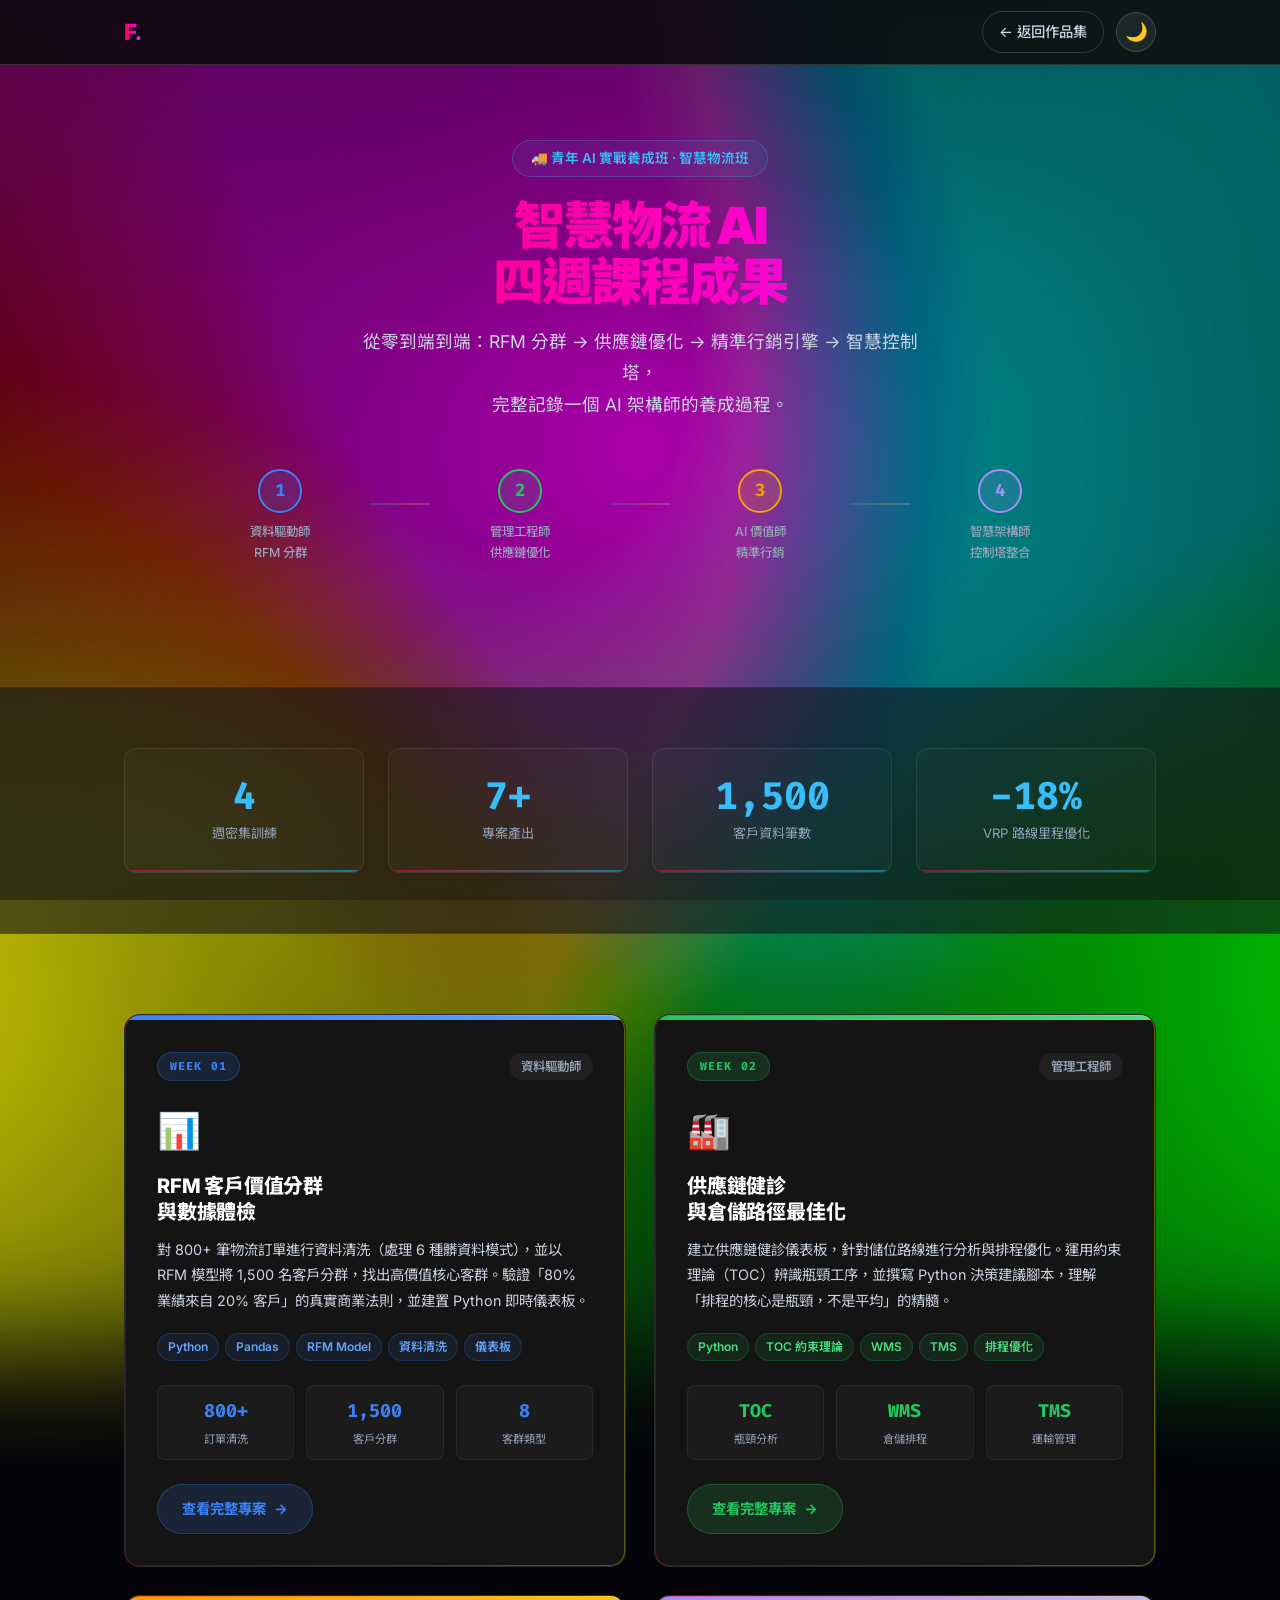
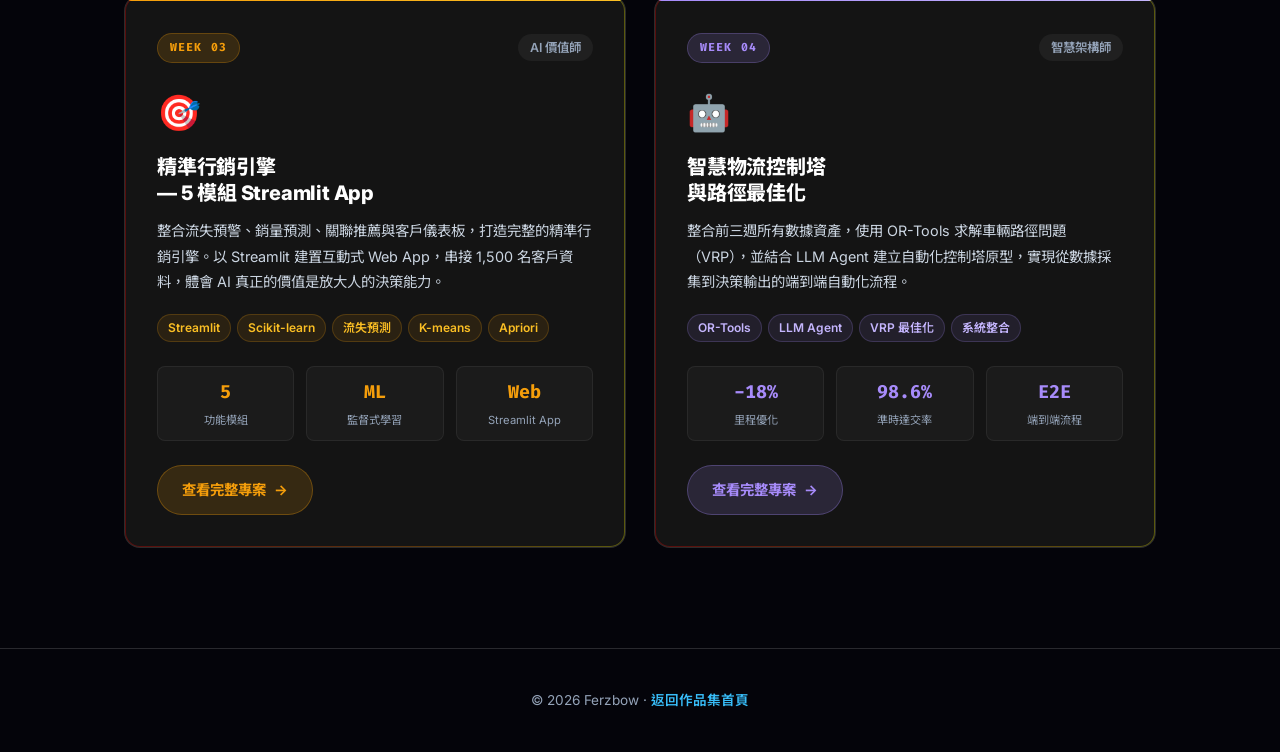
<file: logistics/index.html>
<!DOCTYPE html>
<html lang="zh-Hant">

<head>
  <meta charset="UTF-8">
  <meta name="viewport" content="width=device-width, initial-scale=1.0">
  <title>智慧物流 AI 課程成果 | Ferzbow</title>
  <meta name="description" content="Ferzbow 在青年 AI 實戰養成班智慧物流班的四週課程成果，包含 RFM 分群、供應鏈優化、精準行銷引擎與智慧控制塔。">
  <link rel="preconnect" href="https://fonts.googleapis.com">
  <link rel="preconnect" href="https://fonts.gstatic.com" crossorigin>
  <link href="https://fonts.googleapis.com/css2?family=Noto+Sans+TC:wght@400;500;700;900&family=Inter:wght@400;500;600;700;800&family=Fira+Code:wght@400;500&display=swap" rel="stylesheet">
  <style>
    :root {
      --bg: #0a0a0a;
      --bg-card: #141414;
      --border: rgba(255, 255, 255, 0.15);
      --text: #ffffff;
      --text-muted: #cbd5e1;
      --text-dim: #94a3b8;
      --accent: #38bdf8;
      --w1: #3b82f6;
      --w2: #22c55e;
      --w3: #f59e0b;
      --w4: #a78bfa;
      --font: 'Inter', 'Noto Sans TC', sans-serif;
      --mono: 'Fira Code', monospace;
      --radius: 12px;
      --max-w: 1080px;
    }

    *, *::before, *::after { margin: 0; padding: 0; box-sizing: border-box; }
    html { scroll-behavior: smooth; }

    body {
      background: #04040a;
      color: var(--text);
      font-family: var(--font);
      line-height: 1.7;
      -webkit-font-smoothing: antialiased;
      min-height: 100vh;
      position: relative;
      overflow-x: hidden;
    }

    body::before {
      content: '';
      position: fixed;
      top: -50%; left: -50%;
      width: 200%; height: 200%;
      background:
        radial-gradient(circle at 20% 20%, rgba(255, 0, 100, 0.8), transparent 40%),
        radial-gradient(circle at 80% 20%, rgba(0, 240, 255, 0.8), transparent 40%),
        radial-gradient(circle at 80% 80%, rgba(0, 255, 100, 0.8), transparent 40%),
        radial-gradient(circle at 20% 80%, rgba(255, 220, 0, 0.8), transparent 40%),
        radial-gradient(circle at 50% 50%, rgba(200, 0, 255, 0.75), transparent 45%);
      z-index: -2;
      pointer-events: none;
      filter: blur(60px) saturate(250%) brightness(130%);
      animation: rgbHueRotate 6s linear infinite, rgbSpin 10s ease-in-out infinite alternate;
    }

    body::after {
      content: '';
      position: fixed;
      inset: 0;
      background: radial-gradient(circle at 50% 50%, rgba(0, 0, 0, 0.1), rgba(4, 4, 10, 0.45));
      z-index: -1;
      pointer-events: none;
    }

    @keyframes rgbHueRotate {
      0% { filter: blur(60px) saturate(250%) brightness(130%) hue-rotate(0deg); }
      100% { filter: blur(60px) saturate(250%) brightness(130%) hue-rotate(360deg); }
    }
    @keyframes rgbSpin {
      0% { transform: scale(1) rotate(0deg); }
      50% { transform: scale(1.2) rotate(180deg); }
      100% { transform: scale(1) rotate(360deg); }
    }
    @keyframes rgbFlow {
      0% { background-position: 0% 50%; }
      100% { background-position: 300% 50%; }
    }
    @keyframes fadeUp {
      from { opacity: 0; transform: translateY(24px); }
      to { opacity: 1; transform: translateY(0); }
    }

    .rgb-text {
      background: linear-gradient(90deg, #ff0055, #ff00cc, #00ccff, #00ff66, #ffcc00, #ff0055);
      background-size: 300% 300%;
      -webkit-background-clip: text;
      background-clip: text;
      -webkit-text-fill-color: transparent;
      animation: rgbFlow 4s linear infinite;
    }

    /* Nav */
    #nav {
      position: fixed; top: 0; left: 0; right: 0; z-index: 100;
      background: rgba(10, 10, 10, 0.85);
      -webkit-backdrop-filter: blur(12px);
      backdrop-filter: blur(12px);
      border-bottom: 1px solid var(--border);
    }
    .nav-inner {
      max-width: var(--max-w);
      margin: 0 auto;
      padding: 0 24px;
      height: 64px;
      display: flex;
      align-items: center;
      justify-content: space-between;
    }
    .logo {
      font-size: 1.4rem; font-weight: 800;
      color: var(--text); text-decoration: none;
      letter-spacing: -0.03em;
    }
    .back-link {
      display: inline-flex; align-items: center; gap: 8px;
      color: var(--text-muted); text-decoration: none;
      font-size: 0.9rem; font-weight: 500;
      padding: 8px 16px; border-radius: 50px;
      border: 1px solid var(--border);
      transition: all 0.2s;
    }
    .back-link:hover {
      color: var(--text); border-color: var(--accent);
      box-shadow: 0 0 12px rgba(56, 189, 248, 0.15);
    }

    /* ---- THEME TOGGLE BUTTON ---- */
    #theme-toggle {
      display: flex; align-items: center; justify-content: center;
      width: 40px; height: 40px; border-radius: 50%;
      background: rgba(255,255,255,0.08); border: 1px solid rgba(255,255,255,0.15);
      cursor: pointer; font-size: 1.15rem; transition: all 0.3s ease;
      flex-shrink: 0; position: relative; overflow: visible;
    }
    #theme-toggle:hover { background: rgba(255,255,255,0.15); transform: scale(1.1); box-shadow: 0 0 16px rgba(56,189,248,0.3); }
    .toggle-icon { transition: transform 0.4s cubic-bezier(0.34, 1.56, 0.64, 1), opacity 0.3s ease; position: absolute; }
    .icon-sun { opacity: 0; transform: rotate(-90deg) scale(0.5); }
    .icon-moon { opacity: 1; transform: rotate(0deg) scale(1); }
    [data-theme="light"] .icon-sun { opacity: 1; transform: rotate(0deg) scale(1); }
    [data-theme="light"] .icon-moon { opacity: 0; transform: rotate(90deg) scale(0.5); }

    /* ---- LIGHT MODE OVERRIDES ---- */
    [data-theme="light"] {
      --bg: #f8fafc;
      --bg-card: rgba(255, 255, 255, 0.85);
      --border: rgba(124, 58, 237, 0.15);
      --text: #0f172a;
      --text-muted: #475569;
      --text-dim: #64748b;
      --accent: #7c3aed;
    }
    [data-theme="light"] body {
      background: #f1f5f9;
      color: #0f172a;
    }
    [data-theme="light"] body::before {
      background:
        radial-gradient(circle at 20% 20%, rgba(244, 114, 182, 0.55), transparent 45%),
        radial-gradient(circle at 80% 20%, rgba(192, 132, 252, 0.55), transparent 45%),
        radial-gradient(circle at 80% 80%, rgba(129, 140, 248, 0.55), transparent 45%),
        radial-gradient(circle at 20% 80%, rgba(251, 146, 60, 0.55), transparent 45%),
        radial-gradient(circle at 50% 50%, rgba(232, 121, 249, 0.55), transparent 45%);
      filter: blur(70px) saturate(180%) brightness(115%);
    }
    [data-theme="light"] body::after {
      background: radial-gradient(circle at 50% 50%, rgba(255, 255, 255, 0.2), rgba(241, 245, 249, 0.7));
    }
    [data-theme="light"] #nav {
      background: rgba(255, 255, 255, 0.85);
      border-color: rgba(124, 58, 237, 0.15);
    }
    [data-theme="light"] .week-card {
      background: rgba(255, 255, 255, 0.88);
      border-color: rgba(124, 58, 237, 0.15);
      box-shadow: 0 10px 30px rgba(124, 58, 237, 0.08);
      color: #0f172a;
    }
    [data-theme="light"] .week-role {
      background: rgba(124, 58, 237, 0.08);
      color: #6d28d9;
    }
    [data-theme="light"] .sum-card {
      background: rgba(255, 255, 255, 0.85);
      border-color: rgba(124, 58, 237, 0.15);
      box-shadow: 0 4px 20px rgba(124, 58, 237, 0.05);
    }
    [data-theme="light"] .kpi-item {
      background: rgba(124, 58, 237, 0.04);
      border-color: rgba(124, 58, 237, 0.1);
    }
    [data-theme="light"] .back-link {
      background: rgba(255, 255, 255, 0.8);
      border-color: rgba(124, 58, 237, 0.2);
      color: #3b0764;
    }
    [data-theme="light"] .back-link:hover {
      border-color: #7c3aed; color: #7c3aed;
    }
    [data-theme="light"] #theme-toggle {
      background: rgba(124,58,237,0.08); border-color: rgba(124,58,237,0.2);
    }
    [data-theme="light"] #theme-toggle:hover {
      background: rgba(124,58,237,0.15); box-shadow: 0 0 16px rgba(124,58,237,0.25);
    }

    /* Page Hero */
    .page-hero {
      padding: 140px 0 60px;
      text-align: center;
    }
    .container {
      max-width: var(--max-w);
      margin: 0 auto;
      padding: 0 24px;
    }
    .course-badge {
      display: inline-flex; align-items: center; gap: 8px;
      background: rgba(56, 189, 248, 0.08);
      border: 1px solid rgba(56, 189, 248, 0.25);
      color: var(--accent);
      font-size: 0.85rem; font-weight: 600;
      padding: 6px 18px; border-radius: 50px;
      margin-bottom: 20px;
      animation: fadeUp 0.6s ease both;
    }
    .page-hero h1 {
      font-size: 3.2rem; font-weight: 900;
      letter-spacing: -0.04em; line-height: 1.1;
      margin-bottom: 16px;
      animation: fadeUp 0.6s 0.1s ease both;
    }
    .page-hero p {
      font-size: 1.1rem; color: var(--text-muted);
      max-width: 560px; margin: 0 auto 48px;
      line-height: 1.8;
      animation: fadeUp 0.6s 0.2s ease both;
    }

    /* Progress Timeline */
    .timeline {
      display: flex;
      align-items: center;
      justify-content: center;
      gap: 0;
      margin-bottom: 64px;
      animation: fadeUp 0.6s 0.3s ease both;
    }
    .tl-step {
      display: flex; flex-direction: column; align-items: center;
      gap: 8px; flex: 1; max-width: 180px;
    }
    .tl-dot {
      width: 44px; height: 44px; border-radius: 50%;
      display: flex; align-items: center; justify-content: center;
      font-size: 1.1rem; font-weight: 800; font-family: var(--mono);
      border: 2px solid;
      transition: all 0.3s;
      position: relative; z-index: 1;
    }
    .tl-dot.w1 { background: rgba(59, 130, 246, 0.15); border-color: #3b82f6; color: #3b82f6; }
    .tl-dot.w2 { background: rgba(34, 197, 94, 0.15); border-color: #22c55e; color: #22c55e; }
    .tl-dot.w3 { background: rgba(245, 158, 11, 0.15); border-color: #f59e0b; color: #f59e0b; }
    .tl-dot.w4 { background: rgba(167, 139, 250, 0.15); border-color: #a78bfa; color: #a78bfa; }
    .tl-label { font-size: 0.78rem; color: var(--text-dim); font-weight: 500; text-align: center; }
    .tl-connector {
      height: 2px; flex: 1; max-width: 60px;
      background: linear-gradient(90deg, #3b82f6, #22c55e, #f59e0b, #a78bfa);
      opacity: 0.3; margin-bottom: 24px;
    }

    /* Week Cards */
    section.weeks { padding: 0 0 100px; }
    .weeks-grid {
      display: grid;
      grid-template-columns: repeat(2, 1fr);
      gap: 28px;
    }

    .week-card {
      background: var(--bg-card);
      border: 1px solid rgba(255, 255, 255, 0.1);
      border-radius: 16px;
      overflow: hidden;
      transition: all 0.35s ease;
      display: flex; flex-direction: column;
      position: relative;
      opacity: 0; transform: translateY(28px);
    }
    .week-card.visible { opacity: 1; transform: translateY(0); }
    .week-card.visible { transition: opacity 0.5s ease, transform 0.5s ease, box-shadow 0.35s ease, border-color 0.35s ease; }

    .week-card::after {
      content: '';
      position: absolute; inset: -1px;
      border-radius: 16px;
      padding: 2px;
      background: linear-gradient(90deg, #ff0000, #ff7300, #fffb00, #48ff00, #00ffd5, #002bf7, #7a00ff, #ff00c8, #ff0000);
      background-size: 400% 400%;
      -webkit-mask: linear-gradient(#fff 0 0) content-box, linear-gradient(#fff 0 0);
      -webkit-mask-composite: xor;
      mask-composite: exclude;
      opacity: 0.3;
      animation: rgbFlow 6s linear infinite;
      transition: opacity 0.35s;
      pointer-events: none;
    }
    .week-card:hover::after { opacity: 0.8; }
    .week-card:hover {
      transform: translateY(-6px);
      box-shadow: 0 20px 50px rgba(0, 0, 0, 0.5);
    }

    .card-stripe {
      height: 5px; width: 100%;
      flex-shrink: 0;
    }
    .card-stripe.w1 { background: linear-gradient(90deg, #3b82f6, #60a5fa); }
    .card-stripe.w2 { background: linear-gradient(90deg, #22c55e, #4ade80); }
    .card-stripe.w3 { background: linear-gradient(90deg, #f59e0b, #fbbf24); }
    .card-stripe.w4 { background: linear-gradient(90deg, #a78bfa, #c4b5fd); }

    .card-inner {
      padding: 32px;
      display: flex; flex-direction: column;
      flex: 1;
    }
    .week-meta {
      display: flex; align-items: center;
      justify-content: space-between;
      margin-bottom: 20px;
    }
    .week-tag {
      font-size: 0.72rem; font-weight: 700;
      font-family: var(--mono);
      text-transform: uppercase; letter-spacing: 0.1em;
      padding: 4px 12px; border-radius: 20px;
    }
    .week-tag.w1 { background: rgba(59, 130, 246, 0.15); color: #3b82f6; border: 1px solid rgba(59, 130, 246, 0.25); }
    .week-tag.w2 { background: rgba(34, 197, 94, 0.15); color: #22c55e; border: 1px solid rgba(34, 197, 94, 0.25); }
    .week-tag.w3 { background: rgba(245, 158, 11, 0.15); color: #f59e0b; border: 1px solid rgba(245, 158, 11, 0.25); }
    .week-tag.w4 { background: rgba(167, 139, 250, 0.15); color: #a78bfa; border: 1px solid rgba(167, 139, 250, 0.25); }
    .week-role {
      font-size: 0.78rem; font-weight: 600; color: var(--text-dim);
      background: rgba(255, 255, 255, 0.05);
      padding: 3px 12px; border-radius: 20px;
    }

    .card-emoji { font-size: 2.2rem; margin-bottom: 12px; }
    .card-inner h2 {
      font-size: 1.25rem; font-weight: 800;
      line-height: 1.3; margin-bottom: 12px;
      letter-spacing: -0.01em;
    }
    .card-inner p {
      font-size: 0.9rem; color: var(--text-muted);
      line-height: 1.75; margin-bottom: 20px; flex: 1;
    }

    .card-highlights {
      display: flex; flex-wrap: wrap; gap: 6px;
      margin-bottom: 24px;
    }
    .highlight {
      font-size: 0.75rem; font-weight: 600;
      padding: 3px 10px; border-radius: 20px;
    }
    .highlight.w1 { background: rgba(59, 130, 246, 0.1); color: #60a5fa; border: 1px solid rgba(59, 130, 246, 0.2); }
    .highlight.w2 { background: rgba(34, 197, 94, 0.1); color: #4ade80; border: 1px solid rgba(34, 197, 94, 0.2); }
    .highlight.w3 { background: rgba(245, 158, 11, 0.1); color: #fbbf24; border: 1px solid rgba(245, 158, 11, 0.2); }
    .highlight.w4 { background: rgba(167, 139, 250, 0.1); color: #c4b5fd; border: 1px solid rgba(167, 139, 250, 0.2); }

    .card-kpi {
      display: grid; grid-template-columns: repeat(3, 1fr);
      gap: 12px; margin-bottom: 24px;
    }
    .kpi-item {
      text-align: center;
      background: rgba(255, 255, 255, 0.03);
      border: 1px solid rgba(255, 255, 255, 0.06);
      border-radius: 8px; padding: 10px 6px;
    }
    .kpi-val {
      display: block; font-size: 1.15rem; font-weight: 800;
      font-family: var(--mono);
    }
    .kpi-lbl { display: block; font-size: 0.7rem; color: var(--text-dim); margin-top: 2px; }

    .card-cta {
      display: inline-flex; align-items: center; gap: 8px;
      padding: 12px 24px; border-radius: 50px;
      font-size: 0.9rem; font-weight: 700;
      text-decoration: none; border: none; cursor: pointer;
      transition: all 0.25s;
      width: fit-content;
    }
    .card-cta.w1 { background: rgba(59, 130, 246, 0.15); color: #3b82f6; border: 1px solid rgba(59, 130, 246, 0.3); }
    .card-cta.w2 { background: rgba(34, 197, 94, 0.15); color: #22c55e; border: 1px solid rgba(34, 197, 94, 0.3); }
    .card-cta.w3 { background: rgba(245, 158, 11, 0.15); color: #f59e0b; border: 1px solid rgba(245, 158, 11, 0.3); }
    .card-cta.w4 { background: rgba(167, 139, 250, 0.15); color: #a78bfa; border: 1px solid rgba(167, 139, 250, 0.3); }
    .card-cta:hover { transform: translateY(-2px); filter: brightness(1.2); box-shadow: 0 8px 24px rgba(0, 0, 0, 0.4); }
    .cta-arrow { transition: transform 0.2s; }
    .card-cta:hover .cta-arrow { transform: translateX(4px); }

    /* Summary Stats */
    .summary {
      padding: 60px 0;
      background: rgba(20, 20, 28, 0.6);
      border-top: 1px solid rgba(255,255,255,0.05);
      border-bottom: 1px solid rgba(255,255,255,0.05);
      margin-bottom: 80px;
    }
    .summary-grid {
      display: grid;
      grid-template-columns: repeat(4, 1fr);
      gap: 24px;
    }
    .sum-card {
      text-align: center; padding: 28px 16px;
      background: rgba(255,255,255,0.02);
      border: 1px solid rgba(255,255,255,0.08);
      border-radius: 12px;
      position: relative; overflow: hidden;
    }
    .sum-card::before {
      content: '';
      position: absolute; bottom: 0; left: 0; right: 0; height: 2px;
      background: linear-gradient(90deg, #ff0055, #00ccff, #00ff66, #ffcc00);
      background-size: 300% 100%;
      animation: rgbFlow 4s linear infinite;
      opacity: 0.5;
    }
    .sum-num {
      display: block; font-size: 2.4rem; font-weight: 900;
      font-family: var(--mono); color: var(--accent);
      line-height: 1;
    }
    .sum-lbl { display: block; font-size: 0.82rem; color: var(--text-dim); margin-top: 6px; }

    /* Footer */
    footer {
      text-align: center; padding: 40px 0;
      border-top: 1px solid var(--border);
      color: var(--text-dim); font-size: 0.85rem;
    }
    footer a { color: var(--accent); text-decoration: none; font-weight: 600; }
    footer a:hover { text-decoration: underline; }

    /* Responsive */
    @media (max-width: 768px) {
      .page-hero h1 { font-size: 2.2rem; }
      .weeks-grid { grid-template-columns: 1fr; }
      .summary-grid { grid-template-columns: repeat(2, 1fr); }
      .timeline { display: none; }
    }
    @media (max-width: 480px) {
      .summary-grid { grid-template-columns: 1fr 1fr; }
    }
  </style>
</head>

<body>

  <!-- Nav -->
  <nav id="nav">
    <div class="nav-inner">
      <a href="../" class="logo rgb-text">F.</a>
      <div style="display: flex; align-items: center; gap: 12px;">
        <a href="../" class="back-link">
          ← 返回作品集
        </a>
        <button id="theme-toggle" aria-label="切換主題" data-tooltip="切換 ☀️/🌙 雙主題（⚠️ 警告：請勿連續快速點擊！）">
          <span class="toggle-icon icon-moon">🌙</span>
          <span class="toggle-icon icon-sun">☀️</span>
        </button>
      </div>
    </div>
  </nav>

  <!-- Page Hero -->
  <header class="page-hero">
    <div class="container">
      <div class="course-badge">🚚 青年 AI 實戰養成班 · 智慧物流班</div>
      <h1 class="rgb-text">智慧物流 AI<br>四週課程成果</h1>
      <p>從零到端到端：RFM 分群 → 供應鏈優化 → 精準行銷引擎 → 智慧控制塔，<br>完整記錄一個 AI 架構師的養成過程。</p>

      <!-- Timeline -->
      <div class="timeline">
        <div class="tl-step">
          <div class="tl-dot w1">1</div>
          <div class="tl-label">資料驅動師<br>RFM 分群</div>
        </div>
        <div class="tl-connector"></div>
        <div class="tl-step">
          <div class="tl-dot w2">2</div>
          <div class="tl-label">管理工程師<br>供應鏈優化</div>
        </div>
        <div class="tl-connector"></div>
        <div class="tl-step">
          <div class="tl-dot w3">3</div>
          <div class="tl-label">AI 價值師<br>精準行銷</div>
        </div>
        <div class="tl-connector"></div>
        <div class="tl-step">
          <div class="tl-dot w4">4</div>
          <div class="tl-label">智慧架構師<br>控制塔整合</div>
        </div>
      </div>
    </div>
  </header>

  <!-- Summary Stats -->
  <div class="summary">
    <div class="container">
      <div class="summary-grid">
        <div class="sum-card">
          <span class="sum-num">4</span>
          <span class="sum-lbl">週密集訓練</span>
        </div>
        <div class="sum-card">
          <span class="sum-num">7+</span>
          <span class="sum-lbl">專案產出</span>
        </div>
        <div class="sum-card">
          <span class="sum-num">1,500</span>
          <span class="sum-lbl">客戶資料筆數</span>
        </div>
        <div class="sum-card">
          <span class="sum-num">-18%</span>
          <span class="sum-lbl">VRP 路線里程優化</span>
        </div>
      </div>
    </div>
  </div>

  <!-- Week Cards -->
  <section class="weeks">
    <div class="container">
      <div class="weeks-grid">

        <!-- Week 1 -->
        <article class="week-card">
          <div class="card-stripe w1"></div>
          <div class="card-inner">
            <div class="week-meta">
              <span class="week-tag w1">Week 01</span>
              <span class="week-role">資料驅動師</span>
            </div>
            <div class="card-emoji">📊</div>
            <h2>RFM 客戶價值分群<br>與數據體檢</h2>
            <p>對 800+ 筆物流訂單進行資料清洗（處理 6 種髒資料模式），並以 RFM 模型將 1,500 名客戶分群，找出高價值核心客群。驗證「80% 業績來自 20% 客戶」的真實商業法則，並建置 Python 即時儀表板。</p>
            <div class="card-highlights">
              <span class="highlight w1">Python</span>
              <span class="highlight w1">Pandas</span>
              <span class="highlight w1">RFM Model</span>
              <span class="highlight w1">資料清洗</span>
              <span class="highlight w1">儀表板</span>
            </div>
            <div class="card-kpi">
              <div class="kpi-item">
                <span class="kpi-val" style="color: #3b82f6;">800+</span>
                <span class="kpi-lbl">訂單清洗</span>
              </div>
              <div class="kpi-item">
                <span class="kpi-val" style="color: #3b82f6;">1,500</span>
                <span class="kpi-lbl">客戶分群</span>
              </div>
              <div class="kpi-item">
                <span class="kpi-val" style="color: #3b82f6;">8</span>
                <span class="kpi-lbl">客群類型</span>
              </div>
            </div>
            <a href="./w1.html" class="card-cta w1">
              查看完整專案 <span class="cta-arrow">→</span>
            </a>
          </div>
        </article>

        <!-- Week 2 -->
        <article class="week-card">
          <div class="card-stripe w2"></div>
          <div class="card-inner">
            <div class="week-meta">
              <span class="week-tag w2">Week 02</span>
              <span class="week-role">管理工程師</span>
            </div>
            <div class="card-emoji">🏭</div>
            <h2>供應鏈健診<br>與倉儲路徑最佳化</h2>
            <p>建立供應鏈健診儀表板，針對儲位路線進行分析與排程優化。運用約束理論（TOC）辨識瓶頸工序，並撰寫 Python 決策建議腳本，理解「排程的核心是瓶頸，不是平均」的精髓。</p>
            <div class="card-highlights">
              <span class="highlight w2">Python</span>
              <span class="highlight w2">TOC 約束理論</span>
              <span class="highlight w2">WMS</span>
              <span class="highlight w2">TMS</span>
              <span class="highlight w2">排程優化</span>
            </div>
            <div class="card-kpi">
              <div class="kpi-item">
                <span class="kpi-val" style="color: #22c55e;">TOC</span>
                <span class="kpi-lbl">瓶頸分析</span>
              </div>
              <div class="kpi-item">
                <span class="kpi-val" style="color: #22c55e;">WMS</span>
                <span class="kpi-lbl">倉儲排程</span>
              </div>
              <div class="kpi-item">
                <span class="kpi-val" style="color: #22c55e;">TMS</span>
                <span class="kpi-lbl">運輸管理</span>
              </div>
            </div>
            <a href="./w2.html" class="card-cta w2">
              查看完整專案 <span class="cta-arrow">→</span>
            </a>
          </div>
        </article>

        <!-- Week 3 -->
        <article class="week-card">
          <div class="card-stripe w3"></div>
          <div class="card-inner">
            <div class="week-meta">
              <span class="week-tag w3">Week 03</span>
              <span class="week-role">AI 價值師</span>
            </div>
            <div class="card-emoji">🎯</div>
            <h2>精準行銷引擎<br>— 5 模組 Streamlit App</h2>
            <p>整合流失預警、銷量預測、關聯推薦與客戶儀表板，打造完整的精準行銷引擎。以 Streamlit 建置互動式 Web App，串接 1,500 名客戶資料，體會 AI 真正的價值是放大人的決策能力。</p>
            <div class="card-highlights">
              <span class="highlight w3">Streamlit</span>
              <span class="highlight w3">Scikit-learn</span>
              <span class="highlight w3">流失預測</span>
              <span class="highlight w3">K-means</span>
              <span class="highlight w3">Apriori</span>
            </div>
            <div class="card-kpi">
              <div class="kpi-item">
                <span class="kpi-val" style="color: #f59e0b;">5</span>
                <span class="kpi-lbl">功能模組</span>
              </div>
              <div class="kpi-item">
                <span class="kpi-val" style="color: #f59e0b;">ML</span>
                <span class="kpi-lbl">監督式學習</span>
              </div>
              <div class="kpi-item">
                <span class="kpi-val" style="color: #f59e0b;">Web</span>
                <span class="kpi-lbl">Streamlit App</span>
              </div>
            </div>
            <a href="./w3.html" class="card-cta w3">
              查看完整專案 <span class="cta-arrow">→</span>
            </a>
          </div>
        </article>

        <!-- Week 4 -->
        <article class="week-card">
          <div class="card-stripe w4"></div>
          <div class="card-inner">
            <div class="week-meta">
              <span class="week-tag w4">Week 04</span>
              <span class="week-role">智慧架構師</span>
            </div>
            <div class="card-emoji">🤖</div>
            <h2>智慧物流控制塔<br>與路徑最佳化</h2>
            <p>整合前三週所有數據資產，使用 OR-Tools 求解車輛路徑問題（VRP），並結合 LLM Agent 建立自動化控制塔原型，實現從數據採集到決策輸出的端到端自動化流程。</p>
            <div class="card-highlights">
              <span class="highlight w4">OR-Tools</span>
              <span class="highlight w4">LLM Agent</span>
              <span class="highlight w4">VRP 最佳化</span>
              <span class="highlight w4">系統整合</span>
            </div>
            <div class="card-kpi">
              <div class="kpi-item">
                <span class="kpi-val" style="color: #a78bfa;">-18%</span>
                <span class="kpi-lbl">里程優化</span>
              </div>
              <div class="kpi-item">
                <span class="kpi-val" style="color: #a78bfa;">98.6%</span>
                <span class="kpi-lbl">準時達交率</span>
              </div>
              <div class="kpi-item">
                <span class="kpi-val" style="color: #a78bfa;">E2E</span>
                <span class="kpi-lbl">端到端流程</span>
              </div>
            </div>
            <a href="./w4.html" class="card-cta w4">
              查看完整專案 <span class="cta-arrow">→</span>
            </a>
          </div>
        </article>

      </div>
    </div>
  </section>

  <!-- Footer -->
  <footer>
    <div class="container">
      <p>© 2026 Ferzbow · <a href="../">返回作品集首頁</a></p>
    </div>
  </footer>

  <script>
    // ---- THEME TOGGLE WITH LOCALSTORAGE INHERITANCE ----
    (function() {
      var html = document.documentElement;
      var btn = document.getElementById('theme-toggle');
      var saved = localStorage.getItem('theme');
      if (saved) {
        html.setAttribute('data-theme', saved);
      }
      if (btn) {
        btn.addEventListener('click', function() {
          var current = html.getAttribute('data-theme');
          var next = current === 'light' ? 'dark' : 'light';
          html.setAttribute('data-theme', next);
          localStorage.setItem('theme', next);
        });
      }
    })();

    // Fade in on scroll
    const observer = new IntersectionObserver((entries) => {
      entries.forEach(entry => {
        if (entry.isIntersecting) {
          entry.target.classList.add('visible');
          observer.unobserve(entry.target);
        }
      });
    }, { threshold: 0.1 });

    document.querySelectorAll('.week-card').forEach((el, i) => {
      el.style.transitionDelay = (i * 0.08) + 's';
      observer.observe(el);
    });
  </script>

</body>
</html>
</file>
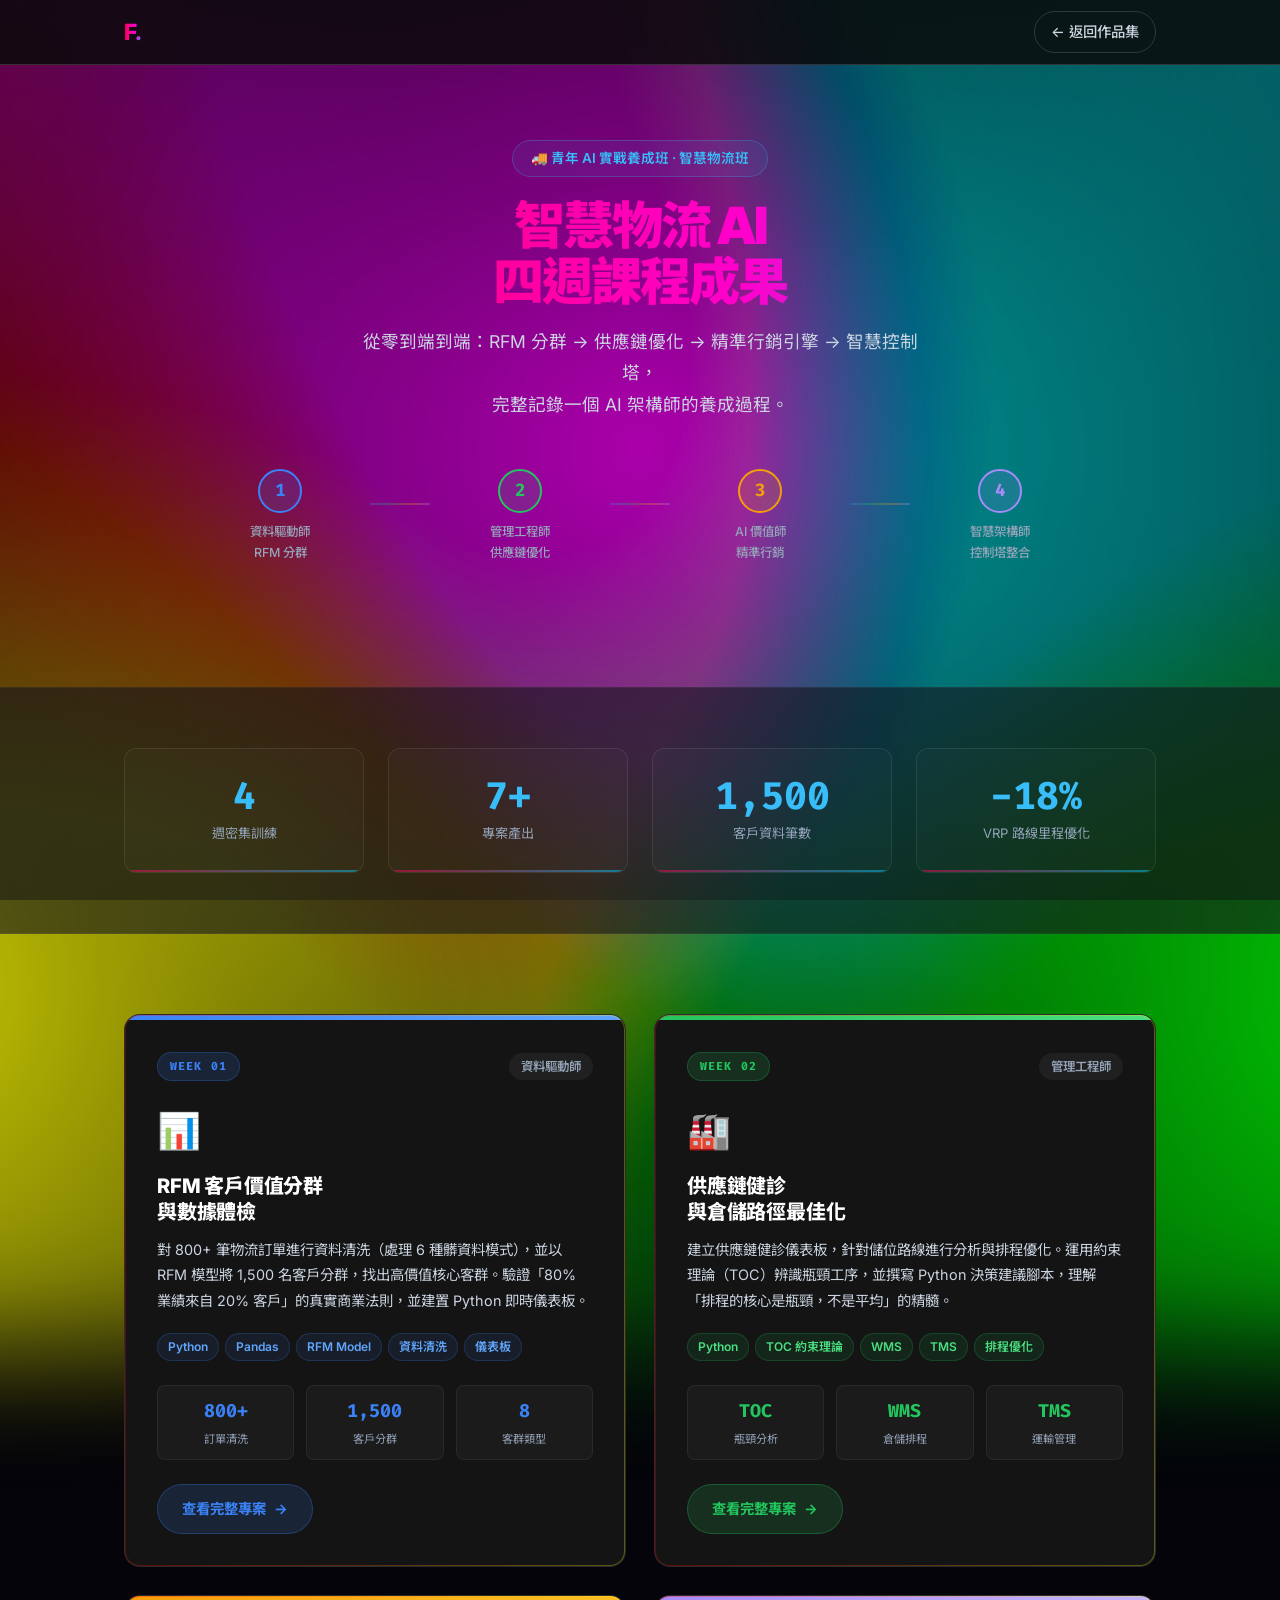
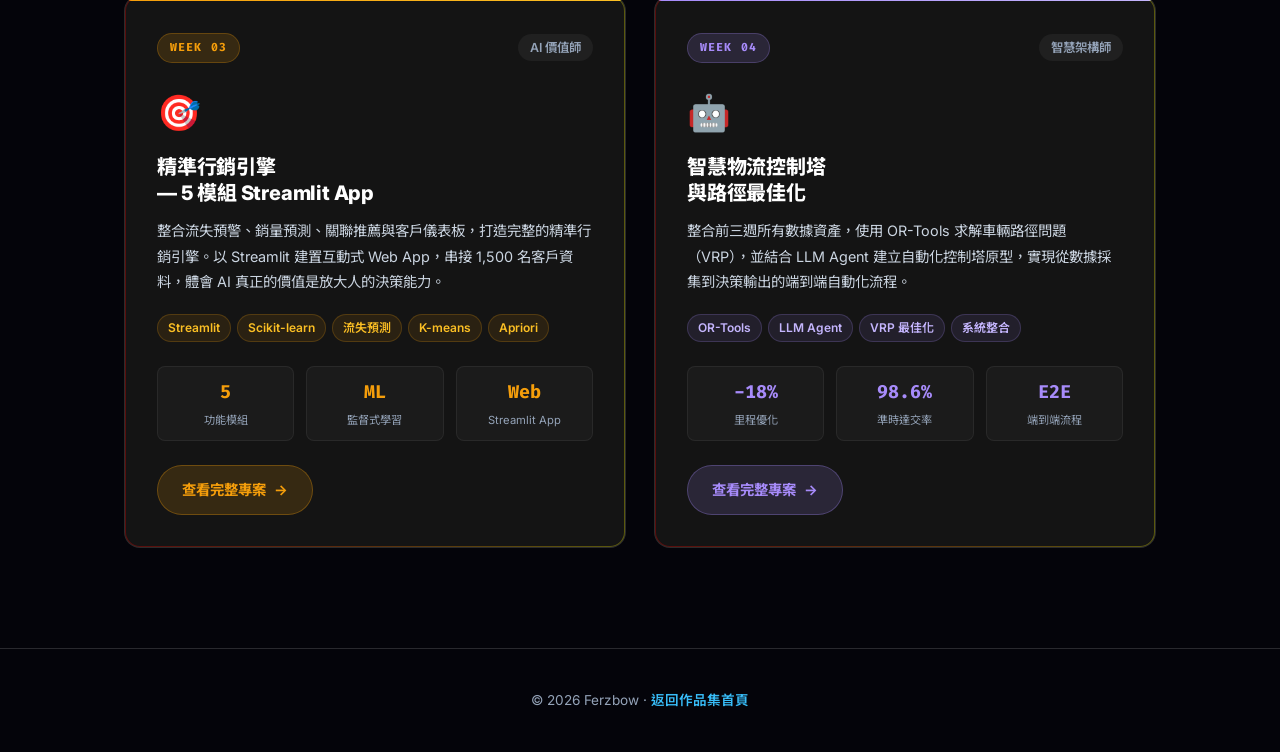
<file: logistics.html>
<!DOCTYPE html>
<html lang="zh-Hant">

<head>
  <meta charset="UTF-8">
  <meta name="viewport" content="width=device-width, initial-scale=1.0">
  <title>智慧物流 AI 課程成果 | Ferzbow</title>
  <meta name="description" content="Ferzbow 在青年 AI 實戰養成班智慧物流班的四週課程成果，包含 RFM 分群、供應鏈優化、精準行銷引擎與智慧控制塔。">
  <link rel="preconnect" href="https://fonts.googleapis.com">
  <link rel="preconnect" href="https://fonts.gstatic.com" crossorigin>
  <link href="https://fonts.googleapis.com/css2?family=Noto+Sans+TC:wght@400;500;700;900&family=Inter:wght@400;500;600;700;800&family=Fira+Code:wght@400;500&display=swap" rel="stylesheet">
  <style>
    :root {
      --bg: #0a0a0a;
      --bg-card: #141414;
      --border: rgba(255, 255, 255, 0.15);
      --text: #ffffff;
      --text-muted: #cbd5e1;
      --text-dim: #94a3b8;
      --accent: #38bdf8;
      --w1: #3b82f6;
      --w2: #22c55e;
      --w3: #f59e0b;
      --w4: #a78bfa;
      --font: 'Inter', 'Noto Sans TC', sans-serif;
      --mono: 'Fira Code', monospace;
      --radius: 12px;
      --max-w: 1080px;
    }

    *, *::before, *::after { margin: 0; padding: 0; box-sizing: border-box; }
    html { scroll-behavior: smooth; }

    body {
      background: #04040a;
      color: var(--text);
      font-family: var(--font);
      line-height: 1.7;
      -webkit-font-smoothing: antialiased;
      min-height: 100vh;
      position: relative;
      overflow-x: hidden;
    }

    body::before {
      content: '';
      position: fixed;
      top: -50%; left: -50%;
      width: 200%; height: 200%;
      background:
        radial-gradient(circle at 20% 20%, rgba(255, 0, 100, 0.8), transparent 40%),
        radial-gradient(circle at 80% 20%, rgba(0, 240, 255, 0.8), transparent 40%),
        radial-gradient(circle at 80% 80%, rgba(0, 255, 100, 0.8), transparent 40%),
        radial-gradient(circle at 20% 80%, rgba(255, 220, 0, 0.8), transparent 40%),
        radial-gradient(circle at 50% 50%, rgba(200, 0, 255, 0.75), transparent 45%);
      z-index: -2;
      pointer-events: none;
      filter: blur(60px) saturate(250%) brightness(130%);
      animation: rgbHueRotate 6s linear infinite, rgbSpin 10s ease-in-out infinite alternate;
    }

    body::after {
      content: '';
      position: fixed;
      inset: 0;
      background: radial-gradient(circle at 50% 50%, rgba(0, 0, 0, 0.1), rgba(4, 4, 10, 0.45));
      z-index: -1;
      pointer-events: none;
    }

    @keyframes rgbHueRotate {
      0% { filter: blur(60px) saturate(250%) brightness(130%) hue-rotate(0deg); }
      100% { filter: blur(60px) saturate(250%) brightness(130%) hue-rotate(360deg); }
    }
    @keyframes rgbSpin {
      0% { transform: scale(1) rotate(0deg); }
      50% { transform: scale(1.2) rotate(180deg); }
      100% { transform: scale(1) rotate(360deg); }
    }
    @keyframes rgbFlow {
      0% { background-position: 0% 50%; }
      100% { background-position: 300% 50%; }
    }
    @keyframes fadeUp {
      from { opacity: 0; transform: translateY(24px); }
      to { opacity: 1; transform: translateY(0); }
    }

    .rgb-text {
      background: linear-gradient(90deg, #ff0055, #ff00cc, #00ccff, #00ff66, #ffcc00, #ff0055);
      background-size: 300% 300%;
      -webkit-background-clip: text;
      background-clip: text;
      -webkit-text-fill-color: transparent;
      animation: rgbFlow 4s linear infinite;
    }

    /* Nav */
    #nav {
      position: fixed; top: 0; left: 0; right: 0; z-index: 100;
      background: rgba(10, 10, 10, 0.85);
      -webkit-backdrop-filter: blur(12px);
      backdrop-filter: blur(12px);
      border-bottom: 1px solid var(--border);
    }
    .nav-inner {
      max-width: var(--max-w);
      margin: 0 auto;
      padding: 0 24px;
      height: 64px;
      display: flex;
      align-items: center;
      justify-content: space-between;
    }
    .logo {
      font-size: 1.4rem; font-weight: 800;
      color: var(--text); text-decoration: none;
      letter-spacing: -0.03em;
    }
    .back-link {
      display: inline-flex; align-items: center; gap: 8px;
      color: var(--text-muted); text-decoration: none;
      font-size: 0.9rem; font-weight: 500;
      padding: 8px 16px; border-radius: 50px;
      border: 1px solid var(--border);
      transition: all 0.2s;
    }
    .back-link:hover {
      color: var(--text); border-color: var(--accent);
      box-shadow: 0 0 12px rgba(56, 189, 248, 0.15);
    }

    /* Page Hero */
    .page-hero {
      padding: 140px 0 60px;
      text-align: center;
    }
    .container {
      max-width: var(--max-w);
      margin: 0 auto;
      padding: 0 24px;
    }
    .course-badge {
      display: inline-flex; align-items: center; gap: 8px;
      background: rgba(56, 189, 248, 0.08);
      border: 1px solid rgba(56, 189, 248, 0.25);
      color: var(--accent);
      font-size: 0.85rem; font-weight: 600;
      padding: 6px 18px; border-radius: 50px;
      margin-bottom: 20px;
      animation: fadeUp 0.6s ease both;
    }
    .page-hero h1 {
      font-size: 3.2rem; font-weight: 900;
      letter-spacing: -0.04em; line-height: 1.1;
      margin-bottom: 16px;
      animation: fadeUp 0.6s 0.1s ease both;
    }
    .page-hero p {
      font-size: 1.1rem; color: var(--text-muted);
      max-width: 560px; margin: 0 auto 48px;
      line-height: 1.8;
      animation: fadeUp 0.6s 0.2s ease both;
    }

    /* Progress Timeline */
    .timeline {
      display: flex;
      align-items: center;
      justify-content: center;
      gap: 0;
      margin-bottom: 64px;
      animation: fadeUp 0.6s 0.3s ease both;
    }
    .tl-step {
      display: flex; flex-direction: column; align-items: center;
      gap: 8px; flex: 1; max-width: 180px;
    }
    .tl-dot {
      width: 44px; height: 44px; border-radius: 50%;
      display: flex; align-items: center; justify-content: center;
      font-size: 1.1rem; font-weight: 800; font-family: var(--mono);
      border: 2px solid;
      transition: all 0.3s;
      position: relative; z-index: 1;
    }
    .tl-dot.w1 { background: rgba(59, 130, 246, 0.15); border-color: #3b82f6; color: #3b82f6; }
    .tl-dot.w2 { background: rgba(34, 197, 94, 0.15); border-color: #22c55e; color: #22c55e; }
    .tl-dot.w3 { background: rgba(245, 158, 11, 0.15); border-color: #f59e0b; color: #f59e0b; }
    .tl-dot.w4 { background: rgba(167, 139, 250, 0.15); border-color: #a78bfa; color: #a78bfa; }
    .tl-label { font-size: 0.78rem; color: var(--text-dim); font-weight: 500; text-align: center; }
    .tl-connector {
      height: 2px; flex: 1; max-width: 60px;
      background: linear-gradient(90deg, #3b82f6, #22c55e, #f59e0b, #a78bfa);
      opacity: 0.3; margin-bottom: 24px;
    }

    /* Week Cards */
    section.weeks { padding: 0 0 100px; }
    .weeks-grid {
      display: grid;
      grid-template-columns: repeat(2, 1fr);
      gap: 28px;
    }

    .week-card {
      background: var(--bg-card);
      border: 1px solid rgba(255, 255, 255, 0.1);
      border-radius: 16px;
      overflow: hidden;
      transition: all 0.35s ease;
      display: flex; flex-direction: column;
      position: relative;
      opacity: 0; transform: translateY(28px);
    }
    .week-card.visible { opacity: 1; transform: translateY(0); }
    .week-card.visible { transition: opacity 0.5s ease, transform 0.5s ease, box-shadow 0.35s ease, border-color 0.35s ease; }

    .week-card::after {
      content: '';
      position: absolute; inset: -1px;
      border-radius: 16px;
      padding: 2px;
      background: linear-gradient(90deg, #ff0000, #ff7300, #fffb00, #48ff00, #00ffd5, #002bf7, #7a00ff, #ff00c8, #ff0000);
      background-size: 400% 400%;
      -webkit-mask: linear-gradient(#fff 0 0) content-box, linear-gradient(#fff 0 0);
      -webkit-mask-composite: xor;
      mask-composite: exclude;
      opacity: 0.3;
      animation: rgbFlow 6s linear infinite;
      transition: opacity 0.35s;
      pointer-events: none;
    }
    .week-card:hover::after { opacity: 0.8; }
    .week-card:hover {
      transform: translateY(-6px);
      box-shadow: 0 20px 50px rgba(0, 0, 0, 0.5);
    }

    .card-stripe {
      height: 5px; width: 100%;
      flex-shrink: 0;
    }
    .card-stripe.w1 { background: linear-gradient(90deg, #3b82f6, #60a5fa); }
    .card-stripe.w2 { background: linear-gradient(90deg, #22c55e, #4ade80); }
    .card-stripe.w3 { background: linear-gradient(90deg, #f59e0b, #fbbf24); }
    .card-stripe.w4 { background: linear-gradient(90deg, #a78bfa, #c4b5fd); }

    .card-inner {
      padding: 32px;
      display: flex; flex-direction: column;
      flex: 1;
    }
    .week-meta {
      display: flex; align-items: center;
      justify-content: space-between;
      margin-bottom: 20px;
    }
    .week-tag {
      font-size: 0.72rem; font-weight: 700;
      font-family: var(--mono);
      text-transform: uppercase; letter-spacing: 0.1em;
      padding: 4px 12px; border-radius: 20px;
    }
    .week-tag.w1 { background: rgba(59, 130, 246, 0.15); color: #3b82f6; border: 1px solid rgba(59, 130, 246, 0.25); }
    .week-tag.w2 { background: rgba(34, 197, 94, 0.15); color: #22c55e; border: 1px solid rgba(34, 197, 94, 0.25); }
    .week-tag.w3 { background: rgba(245, 158, 11, 0.15); color: #f59e0b; border: 1px solid rgba(245, 158, 11, 0.25); }
    .week-tag.w4 { background: rgba(167, 139, 250, 0.15); color: #a78bfa; border: 1px solid rgba(167, 139, 250, 0.25); }
    .week-role {
      font-size: 0.78rem; font-weight: 600; color: var(--text-dim);
      background: rgba(255, 255, 255, 0.05);
      padding: 3px 12px; border-radius: 20px;
    }

    .card-emoji { font-size: 2.2rem; margin-bottom: 12px; }
    .card-inner h2 {
      font-size: 1.25rem; font-weight: 800;
      line-height: 1.3; margin-bottom: 12px;
      letter-spacing: -0.01em;
    }
    .card-inner p {
      font-size: 0.9rem; color: var(--text-muted);
      line-height: 1.75; margin-bottom: 20px; flex: 1;
    }

    .card-highlights {
      display: flex; flex-wrap: wrap; gap: 6px;
      margin-bottom: 24px;
    }
    .highlight {
      font-size: 0.75rem; font-weight: 600;
      padding: 3px 10px; border-radius: 20px;
    }
    .highlight.w1 { background: rgba(59, 130, 246, 0.1); color: #60a5fa; border: 1px solid rgba(59, 130, 246, 0.2); }
    .highlight.w2 { background: rgba(34, 197, 94, 0.1); color: #4ade80; border: 1px solid rgba(34, 197, 94, 0.2); }
    .highlight.w3 { background: rgba(245, 158, 11, 0.1); color: #fbbf24; border: 1px solid rgba(245, 158, 11, 0.2); }
    .highlight.w4 { background: rgba(167, 139, 250, 0.1); color: #c4b5fd; border: 1px solid rgba(167, 139, 250, 0.2); }

    .card-kpi {
      display: grid; grid-template-columns: repeat(3, 1fr);
      gap: 12px; margin-bottom: 24px;
    }
    .kpi-item {
      text-align: center;
      background: rgba(255, 255, 255, 0.03);
      border: 1px solid rgba(255, 255, 255, 0.06);
      border-radius: 8px; padding: 10px 6px;
    }
    .kpi-val {
      display: block; font-size: 1.15rem; font-weight: 800;
      font-family: var(--mono);
    }
    .kpi-lbl { display: block; font-size: 0.7rem; color: var(--text-dim); margin-top: 2px; }

    .card-cta {
      display: inline-flex; align-items: center; gap: 8px;
      padding: 12px 24px; border-radius: 50px;
      font-size: 0.9rem; font-weight: 700;
      text-decoration: none; border: none; cursor: pointer;
      transition: all 0.25s;
      width: fit-content;
    }
    .card-cta.w1 { background: rgba(59, 130, 246, 0.15); color: #3b82f6; border: 1px solid rgba(59, 130, 246, 0.3); }
    .card-cta.w2 { background: rgba(34, 197, 94, 0.15); color: #22c55e; border: 1px solid rgba(34, 197, 94, 0.3); }
    .card-cta.w3 { background: rgba(245, 158, 11, 0.15); color: #f59e0b; border: 1px solid rgba(245, 158, 11, 0.3); }
    .card-cta.w4 { background: rgba(167, 139, 250, 0.15); color: #a78bfa; border: 1px solid rgba(167, 139, 250, 0.3); }
    .card-cta:hover { transform: translateY(-2px); filter: brightness(1.2); box-shadow: 0 8px 24px rgba(0, 0, 0, 0.4); }
    .cta-arrow { transition: transform 0.2s; }
    .card-cta:hover .cta-arrow { transform: translateX(4px); }

    /* Summary Stats */
    .summary {
      padding: 60px 0;
      background: rgba(20, 20, 28, 0.6);
      border-top: 1px solid rgba(255,255,255,0.05);
      border-bottom: 1px solid rgba(255,255,255,0.05);
      margin-bottom: 80px;
    }
    .summary-grid {
      display: grid;
      grid-template-columns: repeat(4, 1fr);
      gap: 24px;
    }
    .sum-card {
      text-align: center; padding: 28px 16px;
      background: rgba(255,255,255,0.02);
      border: 1px solid rgba(255,255,255,0.08);
      border-radius: 12px;
      position: relative; overflow: hidden;
    }
    .sum-card::before {
      content: '';
      position: absolute; bottom: 0; left: 0; right: 0; height: 2px;
      background: linear-gradient(90deg, #ff0055, #00ccff, #00ff66, #ffcc00);
      background-size: 300% 100%;
      animation: rgbFlow 4s linear infinite;
      opacity: 0.5;
    }
    .sum-num {
      display: block; font-size: 2.4rem; font-weight: 900;
      font-family: var(--mono); color: var(--accent);
      line-height: 1;
    }
    .sum-lbl { display: block; font-size: 0.82rem; color: var(--text-dim); margin-top: 6px; }

    /* Footer */
    footer {
      text-align: center; padding: 40px 0;
      border-top: 1px solid var(--border);
      color: var(--text-dim); font-size: 0.85rem;
    }
    footer a { color: var(--accent); text-decoration: none; font-weight: 600; }
    footer a:hover { text-decoration: underline; }

    /* Responsive */
    @media (max-width: 768px) {
      .page-hero h1 { font-size: 2.2rem; }
      .weeks-grid { grid-template-columns: 1fr; }
      .summary-grid { grid-template-columns: repeat(2, 1fr); }
      .timeline { display: none; }
    }
    @media (max-width: 480px) {
      .summary-grid { grid-template-columns: 1fr 1fr; }
    }
  </style>
</head>

<body>

  <!-- Nav -->
  <nav id="nav">
    <div class="nav-inner">
      <a href="./" class="logo rgb-text">F.</a>
      <a href="./" class="back-link">
        ← 返回作品集
      </a>
    </div>
  </nav>

  <!-- Page Hero -->
  <header class="page-hero">
    <div class="container">
      <div class="course-badge">🚚 青年 AI 實戰養成班 · 智慧物流班</div>
      <h1 class="rgb-text">智慧物流 AI<br>四週課程成果</h1>
      <p>從零到端到端：RFM 分群 → 供應鏈優化 → 精準行銷引擎 → 智慧控制塔，<br>完整記錄一個 AI 架構師的養成過程。</p>

      <!-- Timeline -->
      <div class="timeline">
        <div class="tl-step">
          <div class="tl-dot w1">1</div>
          <div class="tl-label">資料驅動師<br>RFM 分群</div>
        </div>
        <div class="tl-connector"></div>
        <div class="tl-step">
          <div class="tl-dot w2">2</div>
          <div class="tl-label">管理工程師<br>供應鏈優化</div>
        </div>
        <div class="tl-connector"></div>
        <div class="tl-step">
          <div class="tl-dot w3">3</div>
          <div class="tl-label">AI 價值師<br>精準行銷</div>
        </div>
        <div class="tl-connector"></div>
        <div class="tl-step">
          <div class="tl-dot w4">4</div>
          <div class="tl-label">智慧架構師<br>控制塔整合</div>
        </div>
      </div>
    </div>
  </header>

  <!-- Summary Stats -->
  <div class="summary">
    <div class="container">
      <div class="summary-grid">
        <div class="sum-card">
          <span class="sum-num">4</span>
          <span class="sum-lbl">週密集訓練</span>
        </div>
        <div class="sum-card">
          <span class="sum-num">7+</span>
          <span class="sum-lbl">專案產出</span>
        </div>
        <div class="sum-card">
          <span class="sum-num">1,500</span>
          <span class="sum-lbl">客戶資料筆數</span>
        </div>
        <div class="sum-card">
          <span class="sum-num">-18%</span>
          <span class="sum-lbl">VRP 路線里程優化</span>
        </div>
      </div>
    </div>
  </div>

  <!-- Week Cards -->
  <section class="weeks">
    <div class="container">
      <div class="weeks-grid">

        <!-- Week 1 -->
        <article class="week-card">
          <div class="card-stripe w1"></div>
          <div class="card-inner">
            <div class="week-meta">
              <span class="week-tag w1">Week 01</span>
              <span class="week-role">資料驅動師</span>
            </div>
            <div class="card-emoji">📊</div>
            <h2>RFM 客戶價值分群<br>與數據體檢</h2>
            <p>對 800+ 筆物流訂單進行資料清洗（處理 6 種髒資料模式），並以 RFM 模型將 1,500 名客戶分群，找出高價值核心客群。驗證「80% 業績來自 20% 客戶」的真實商業法則，並建置 Python 即時儀表板。</p>
            <div class="card-highlights">
              <span class="highlight w1">Python</span>
              <span class="highlight w1">Pandas</span>
              <span class="highlight w1">RFM Model</span>
              <span class="highlight w1">資料清洗</span>
              <span class="highlight w1">儀表板</span>
            </div>
            <div class="card-kpi">
              <div class="kpi-item">
                <span class="kpi-val" style="color: #3b82f6;">800+</span>
                <span class="kpi-lbl">訂單清洗</span>
              </div>
              <div class="kpi-item">
                <span class="kpi-val" style="color: #3b82f6;">1,500</span>
                <span class="kpi-lbl">客戶分群</span>
              </div>
              <div class="kpi-item">
                <span class="kpi-val" style="color: #3b82f6;">8</span>
                <span class="kpi-lbl">客群類型</span>
              </div>
            </div>
            <a href="./w1.html" class="card-cta w1">
              查看完整專案 <span class="cta-arrow">→</span>
            </a>
          </div>
        </article>

        <!-- Week 2 -->
        <article class="week-card">
          <div class="card-stripe w2"></div>
          <div class="card-inner">
            <div class="week-meta">
              <span class="week-tag w2">Week 02</span>
              <span class="week-role">管理工程師</span>
            </div>
            <div class="card-emoji">🏭</div>
            <h2>供應鏈健診<br>與倉儲路徑最佳化</h2>
            <p>建立供應鏈健診儀表板，針對儲位路線進行分析與排程優化。運用約束理論（TOC）辨識瓶頸工序，並撰寫 Python 決策建議腳本，理解「排程的核心是瓶頸，不是平均」的精髓。</p>
            <div class="card-highlights">
              <span class="highlight w2">Python</span>
              <span class="highlight w2">TOC 約束理論</span>
              <span class="highlight w2">WMS</span>
              <span class="highlight w2">TMS</span>
              <span class="highlight w2">排程優化</span>
            </div>
            <div class="card-kpi">
              <div class="kpi-item">
                <span class="kpi-val" style="color: #22c55e;">TOC</span>
                <span class="kpi-lbl">瓶頸分析</span>
              </div>
              <div class="kpi-item">
                <span class="kpi-val" style="color: #22c55e;">WMS</span>
                <span class="kpi-lbl">倉儲排程</span>
              </div>
              <div class="kpi-item">
                <span class="kpi-val" style="color: #22c55e;">TMS</span>
                <span class="kpi-lbl">運輸管理</span>
              </div>
            </div>
            <a href="./w2.html" class="card-cta w2">
              查看完整專案 <span class="cta-arrow">→</span>
            </a>
          </div>
        </article>

        <!-- Week 3 -->
        <article class="week-card">
          <div class="card-stripe w3"></div>
          <div class="card-inner">
            <div class="week-meta">
              <span class="week-tag w3">Week 03</span>
              <span class="week-role">AI 價值師</span>
            </div>
            <div class="card-emoji">🎯</div>
            <h2>精準行銷引擎<br>— 5 模組 Streamlit App</h2>
            <p>整合流失預警、銷量預測、關聯推薦與客戶儀表板，打造完整的精準行銷引擎。以 Streamlit 建置互動式 Web App，串接 1,500 名客戶資料，體會 AI 真正的價值是放大人的決策能力。</p>
            <div class="card-highlights">
              <span class="highlight w3">Streamlit</span>
              <span class="highlight w3">Scikit-learn</span>
              <span class="highlight w3">流失預測</span>
              <span class="highlight w3">K-means</span>
              <span class="highlight w3">Apriori</span>
            </div>
            <div class="card-kpi">
              <div class="kpi-item">
                <span class="kpi-val" style="color: #f59e0b;">5</span>
                <span class="kpi-lbl">功能模組</span>
              </div>
              <div class="kpi-item">
                <span class="kpi-val" style="color: #f59e0b;">ML</span>
                <span class="kpi-lbl">監督式學習</span>
              </div>
              <div class="kpi-item">
                <span class="kpi-val" style="color: #f59e0b;">Web</span>
                <span class="kpi-lbl">Streamlit App</span>
              </div>
            </div>
            <a href="./w3.html" class="card-cta w3">
              查看完整專案 <span class="cta-arrow">→</span>
            </a>
          </div>
        </article>

        <!-- Week 4 -->
        <article class="week-card">
          <div class="card-stripe w4"></div>
          <div class="card-inner">
            <div class="week-meta">
              <span class="week-tag w4">Week 04</span>
              <span class="week-role">智慧架構師</span>
            </div>
            <div class="card-emoji">🤖</div>
            <h2>智慧物流控制塔<br>與路徑最佳化</h2>
            <p>整合前三週所有數據資產，使用 OR-Tools 求解車輛路徑問題（VRP），並結合 LLM Agent 建立自動化控制塔原型，實現從數據採集到決策輸出的端到端自動化流程。</p>
            <div class="card-highlights">
              <span class="highlight w4">OR-Tools</span>
              <span class="highlight w4">LLM Agent</span>
              <span class="highlight w4">VRP 最佳化</span>
              <span class="highlight w4">系統整合</span>
            </div>
            <div class="card-kpi">
              <div class="kpi-item">
                <span class="kpi-val" style="color: #a78bfa;">-18%</span>
                <span class="kpi-lbl">里程優化</span>
              </div>
              <div class="kpi-item">
                <span class="kpi-val" style="color: #a78bfa;">98.6%</span>
                <span class="kpi-lbl">準時達交率</span>
              </div>
              <div class="kpi-item">
                <span class="kpi-val" style="color: #a78bfa;">E2E</span>
                <span class="kpi-lbl">端到端流程</span>
              </div>
            </div>
            <a href="./w4.html" class="card-cta w4">
              查看完整專案 <span class="cta-arrow">→</span>
            </a>
          </div>
        </article>

      </div>
    </div>
  </section>

  <!-- Footer -->
  <footer>
    <div class="container">
      <p>© 2026 Ferzbow · <a href="./">返回作品集首頁</a></p>
    </div>
  </footer>

  <script>
    // Fade in on scroll
    const observer = new IntersectionObserver((entries) => {
      entries.forEach(entry => {
        if (entry.isIntersecting) {
          entry.target.classList.add('visible');
          observer.unobserve(entry.target);
        }
      });
    }, { threshold: 0.1 });

    document.querySelectorAll('.week-card').forEach((el, i) => {
      el.style.transitionDelay = (i * 0.08) + 's';
      observer.observe(el);
    });
  </script>

</body>
</html>
</file>
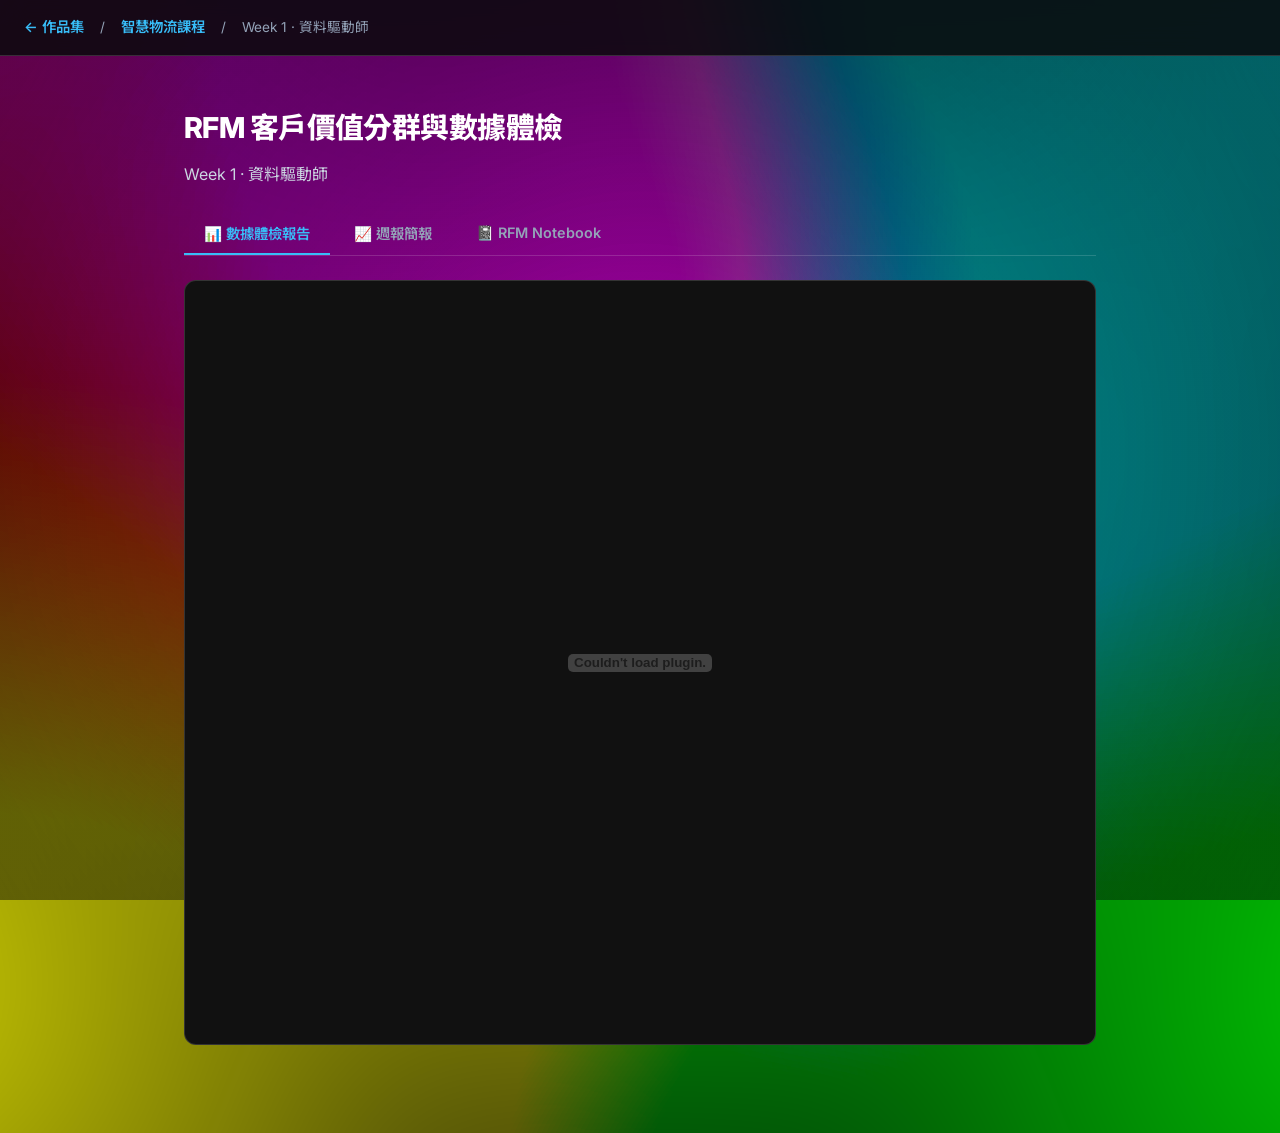
<file: w1.html>
<!DOCTYPE html>
<html lang="zh-Hant">
<head>
  <meta charset="UTF-8">
  <meta name="viewport" content="width=device-width, initial-scale=1.0">
  <title>RFM 客戶價值分群與數據體檢 | Ferzbow</title>
  <link rel="preconnect" href="https://fonts.googleapis.com">
  <link rel="preconnect" href="https://fonts.gstatic.com" crossorigin>
  <link href="https://fonts.googleapis.com/css2?family=Noto+Sans+TC:wght@400;500;700;900&family=Inter:wght@400;500;600;700;800&family=Fira+Code:wght@400;500&display=swap" rel="stylesheet">
  <style>
    :root{--bg:#0a0a0a;--card:#141414;--border:rgba(255,255,255,0.15);--text:#ffffff;--muted:#cbd5e1;--dim:#94a3b8;--accent:#38bdf8;--font:'Inter','Noto Sans TC',sans-serif;--mono:'Fira Code',monospace;--radius:12px}
    *{margin:0;padding:0;box-sizing:border-box}
    html{scroll-behavior:smooth}
    body{background:#04040a;color:var(--text);font-family:var(--font);line-height:1.7;-webkit-font-smoothing:antialiased;min-height:100vh;position:relative;overflow-x:hidden}
    body::before{content:'';position:fixed;top:-50%;left:-50%;width:200%;height:200%;background:radial-gradient(circle at 20% 20%, rgba(255, 0, 100, 0.8), transparent 40%),radial-gradient(circle at 80% 20%, rgba(0, 240, 255, 0.8), transparent 40%),radial-gradient(circle at 80% 80%, rgba(0, 255, 100, 0.8), transparent 40%),radial-gradient(circle at 20% 80%, rgba(255, 220, 0, 0.8), transparent 40%),radial-gradient(circle at 50% 50%, rgba(200, 0, 255, 0.75), transparent 45%);z-index:-2;pointer-events:none;filter:blur(60px) saturate(250%) brightness(130%);animation:rgbHueRotate 6s linear infinite, rgbSpin 10s ease-in-out infinite alternate}
    body::after{content:'';position:fixed;inset:0;background:radial-gradient(circle at 50% 50%, rgba(0,0,0,0.1), rgba(4,4,10,0.45));z-index:-1;pointer-events:none}
    @keyframes rgbHueRotate{0%{filter:blur(60px) saturate(250%) brightness(130%) hue-rotate(0deg)}100%{filter:blur(60px) saturate(250%) brightness(130%) hue-rotate(360deg)}}
    @keyframes rgbSpin{0%{transform:scale(1) rotate(0deg)}50%{transform:scale(1.2) rotate(180deg)}100%{transform:scale(1) rotate(360deg)}}
    @keyframes rgbFlow{0%{background-position:0% 50%}100%{background-position:300% 50%}}
    .top-bar{position:sticky;top:0;z-index:100;background:rgba(10,10,12,0.85);backdrop-filter:blur(12px);border-bottom:1px solid var(--border);padding:0 24px;height:56px;display:flex;align-items:center;gap:16px}
    .top-bar a{color:var(--accent);text-decoration:none;font-size:0.9rem;font-weight:600}
    .top-bar a:hover{text-decoration:underline}
    .top-bar span{color:var(--dim);font-size:0.85rem}
    .page-header{max-width:960px;margin:0 auto;padding:48px 24px 24px}
    .page-header h1{font-size:1.8rem;font-weight:800;letter-spacing:-0.02em;margin-bottom:8px}
    .page-header p{color:var(--muted);font-size:1rem}
    .content{max-width:960px;margin:0 auto;padding:0 24px 80px}
    /* PDF embed */
    .pdf-frame{width:100%;height:85vh;border:1px solid var(--border);border-radius:var(--radius);background:#111}
    /* Code block */
    .code-section{margin-bottom:32px}
    .code-section h3{font-size:1.1rem;font-weight:700;margin-bottom:12px;display:flex;align-items:center;gap:8px}
    .code-section h3 .file-icon{color:var(--accent)}
    pre{background:#111;border:1px solid var(--border);border-radius:var(--radius);padding:24px;overflow-x:auto;font-family:var(--mono);font-size:0.82rem;line-height:1.6;color:#d4d4d4;tab-size:4;white-space:pre}
    /* File list */
    .file-list{display:grid;grid-template-columns:repeat(auto-fill,minmax(280px,1fr));gap:12px;margin:24px 0}
    .file-item{background:var(--card);border:1px solid var(--border);border-radius:var(--radius);padding:16px 20px;display:flex;align-items:center;gap:12px;font-size:0.9rem;color:var(--muted);text-decoration:none;transition:all 0.2s}
    .file-item:hover{border-color:var(--accent);color:var(--text);transform:translateY(-2px)}
    .file-item .fi{font-size:1.2rem}
    /* Markdown rendered */
    .md-content{background:var(--card);border:1px solid var(--border);border-radius:var(--radius);padding:32px;font-size:0.92rem;line-height:1.8;color:var(--muted)}
    .md-content h1,.md-content h2,.md-content h3{color:var(--text);margin:24px 0 12px;font-weight:700}
    .md-content h1{font-size:1.5rem;border-bottom:1px solid var(--border);padding-bottom:8px}
    .md-content h2{font-size:1.25rem}
    .md-content h3{font-size:1.05rem}
    .md-content p{margin-bottom:12px}
    .md-content code{background:rgba(56,189,248,0.1);padding:2px 6px;border-radius:4px;font-family:var(--mono);font-size:0.85em;color:var(--accent)}
    .md-content pre{background:#0d0d0d;border:1px solid var(--border);border-radius:8px;padding:16px;overflow-x:auto;margin:12px 0}
    .md-content pre code{background:none;padding:0;color:#d4d4d4}
    .md-content table{width:100%;border-collapse:collapse;margin:16px 0;font-size:0.85rem}
    .md-content th,.md-content td{padding:10px 14px;border:1px solid var(--border);text-align:left}
    .md-content th{background:rgba(255,255,255,0.03);color:var(--text);font-weight:600}
    .md-content blockquote{border-left:3px solid var(--accent);padding:8px 16px;margin:12px 0;color:var(--dim);background:rgba(56,189,248,0.03);border-radius:0 8px 8px 0}
    .md-content ul,.md-content ol{padding-left:24px;margin-bottom:12px}
    .md-content li{margin-bottom:4px}
    .md-content strong{color:var(--text)}
    .tabs{display:flex;gap:4px;margin-bottom:24px;border-bottom:1px solid var(--border);padding-bottom:0}
    .tab{padding:10px 20px;font-size:0.9rem;font-weight:600;color:var(--dim);background:none;border:none;cursor:pointer;border-bottom:2px solid transparent;transition:all 0.2s;font-family:var(--font)}
    .tab:hover{color:var(--muted)}
    .tab.active{color:var(--accent);border-bottom-color:var(--accent)}
    .tab-panel{display:none}
    .tab-panel.active{display:block}
  </style>
</head>
<body>
  <div class="top-bar">
    <a href="./">← 作品集</a>
    <span>/</span>
    <a href="./logistics.html" style="color: var(--accent); text-decoration: none; font-size: 0.9rem; font-weight: 600;">智慧物流課程</a>
    <span>/</span>
    <span>Week 1 · 資料驅動師</span>
  </div>
  <div class="page-header">
    <h1>RFM 客戶價值分群與數據體檢</h1>
    <p>Week 1 · 資料驅動師</p>
  </div>
  <div class="content">
    
<div class="tabs">
  <button class="tab active" data-target="w1-report">📊 數據體檢報告</button>
  <button class="tab" data-target="w1-slides">📈 週報簡報</button>
  <button class="tab" data-target="w1-notebook">📓 RFM Notebook</button>
</div>
<div id="w1-report" class="tab-panel active">
  <embed src="./W1/w1_data_report.pdf" type="application/pdf" class="pdf-frame">
</div>
<div id="w1-slides" class="tab-panel">
  <embed src="./W1/w1_slides.pdf" type="application/pdf" class="pdf-frame">
</div>
<div id="w1-notebook" class="tab-panel">
  <div class="md-content" style="margin-bottom:16px;padding:16px 20px"><h2>RFM分群</h2></div><div class="md-content" style="margin-bottom:16px;padding:16px 20px"><h2>載入 D2 清洗後的 CLEAN.csv</h2>

<p>用相對路徑指到 D2 的 <code>out/</code> 資料夾(因為 D4 不重複放原始資料)。</p></div><pre>import pandas as pd
import numpy as np
import matplotlib.pyplot as plt
from datetime import datetime
from pathlib import Path

plt.rcParams['font.sans-serif'] = ['Microsoft JhengHei', 'PingFang TC', 'Noto Sans CJK TC']
plt.rcParams['axes.unicode_minus'] = False

BASE = Path().resolve()
# 路徑 fallback:優先讀 D2 清洗結果(學員把 D2 zip 解在 ../D2_資料清洗/ 的話),
# 否則用本目錄附帶的 sample CLEAN.csv(D4 zip 自帶,確保可獨立跑通)
_candidates = [
    BASE / '..' / 'D2_資料清洗' / 'out' / 'A_物流_訂單配送_CLEAN.csv',
    BASE / 'A_物流_訂單配送_CLEAN.csv',
]
ORDERS = next((p for p in _candidates if p.exists()), _candidates[0])
print(f'📂 載入:{ORDERS.parent.name}/{ORDERS.name}')

df = pd.read_csv(ORDERS, encoding='utf-8-sig', parse_dates=['order_date'])
print(f'訂單資料:{len(df)} 筆 × {len(df.columns)} 欄')
print(f'觀察期:{df["order_date"].min().date()} 到 {df["order_date"].max().date()}')
print(f'客戶數:{df["customer_id"].nunique()}')
df.head(3)</pre><div class="md-content" style="margin-bottom:16px;padding:16px 20px"><h2>RFM 三把尺</h2>

<table><thead><tr><th>維度</th><th>定義</th><th>物流問法</th></tr></thead><tbody><tr><td><strong>R · Recency</strong></td><td>最近一次交易距今多久</td><td>「最近多久沒下單?」</td></tr><tr><td><strong>F · Frequency</strong></td><td>觀察期內交易次數</td><td>「半年內下了幾次?」</td></tr><tr><td><strong>M · Monetary</strong></td><td>觀察期內交易金額</td><td>「半年內總運費多少?」</td></tr></tbody></table>### 為什麼是這三個?

<p>因為它們分別代表 <strong>時間 × 活躍度 × 規模</strong>。單看一個都不夠 — 要組合才完整。</p></div><pre># 觀察期結束日(2025-07-01,留 D2 cleaned 期間 +幾天 buffer)
snapshot = pd.Timestamp('2025-07-01')
print(f'📅 觀察期結束日:{snapshot.date()}')

# RFM 三維計算
rfm = df.groupby(['customer_id', 'customer_name']).agg(
    R=('order_date', lambda x: (snapshot - x.max()).days),
    F=('order_id', 'count'),
    M=('freight_twd', 'sum'),
).reset_index()

# 按 M 降序看一眼
print(rfm.sort_values('M', ascending=False))</pre><div class="md-content" style="margin-bottom:16px;padding:16px 20px"><h2>Part A · 五等分(qcut)+ RFM_score</h2>

<p>把每個維度切成 5 等(分位數)→ 用 1-5 編碼。</p>

<p><strong>注意</strong>:R 越小越好(最近),所以分數<strong>反向</strong>(低 R → 高分);F / M 越大越好(正向)。</p></div><pre># R:越小越好 → 反向編碼
rfm['R_score'] = pd.qcut(rfm['R'].rank(method='first'), 5, labels=[5, 4, 3, 2, 1]).astype(int)

# F:越大越好,加 rank(method='first') 處理重複值
rfm['F_score'] = pd.qcut(rfm['F'].rank(method='first'), 5, labels=[1, 2, 3, 4, 5]).astype(int)

# M:越大越好
rfm['M_score'] = pd.qcut(rfm['M'].rank(method='first'), 5, labels=[1, 2, 3, 4, 5]).astype(int)

# RFM 三位字串(125 種組合)
rfm['RFM_score'] = (
    rfm['R_score'].astype(str) +
    rfm['F_score'].astype(str) +
    rfm['M_score'].astype(str)
)

print(rfm[['customer_id', 'customer_name', 'R', 'F', 'M',
           'R_score', 'F_score', 'M_score', 'RFM_score']]
      .sort_values('M', ascending=False))</pre><div class="md-content" style="margin-bottom:16px;padding:16px 20px"><h2>Part B · 八分群對應 + 行動建議</h2>

<p>從 125 種組合濃縮成 8 個典型分群。判斷邏輯:</p>

<table><thead><tr><th>分群</th><th>R</th><th>F</th><th>M</th><th>策略 emoji</th></tr></thead><tbody><tr><td><strong>VIP(Champions)</strong></td><td>高</td><td>高</td><td>高</td><td>🛡 鎖</td></tr><tr><td><strong>Loyal</strong></td><td>中高</td><td>高</td><td>中</td><td>🌱 養</td></tr><tr><td><strong>Big Spenders</strong></td><td>高</td><td>低</td><td>高</td><td>💸 挖</td></tr><tr><td><strong>New / Promising</strong></td><td>高</td><td>低</td><td>低</td><td>🌀 引</td></tr><tr><td><strong>Potential Loyalists</strong></td><td>高</td><td>中</td><td>中</td><td>🌱 扶</td></tr><tr><td><strong>At Risk</strong></td><td>低</td><td>中高</td><td>高</td><td>🚨 救</td></tr><tr><td><strong>Hibernating</strong></td><td>低</td><td>低</td><td>中</td><td>⏰ 喚</td></tr></tbody></table>| <strong>Lost</strong> | 低 | 低 | 低 | 👋 放 |</div><pre>def classify(row):
    R, F, M = row['R_score'], row['F_score'], row['M_score']
    if R &gt;= 4 and F &gt;= 4 and M &gt;= 4:
        return 'VIP (Champions) 🛡 鎖'
    elif R &gt;= 3 and F &gt;= 4 and M &gt;= 3:
        return 'Loyal 🌱 養'
    elif R &gt;= 4 and F &lt;= 2 and M &gt;= 4:
        return 'Big Spenders 💸 挖'
    elif R &gt;= 4 and F &lt;= 2 and M &lt;= 2:
        return 'New/Promising 🌀 引'
    elif R &gt;= 4 and F == 3:
        return 'Potential Loyalists 🌱 扶'
    elif R &lt;= 2 and F &gt;= 3 and M &gt;= 3:
        return 'At Risk 🚨 救'
    elif R &lt;= 2 and F &lt;= 2 and M &gt;= 3:
        return 'Hibernating ⏰ 喚'
    else:
        return 'Lost 👋 放'

rfm['segment'] = rfm.apply(classify, axis=1)

print('📊 分群結果:')
for seg in rfm['segment'].unique():
    members = rfm[rfm['segment'] == seg]['customer_name'].tolist()
    print(f'  {seg}:{", ".join(members)}({len(members)} 個)')</pre><div class="md-content" style="margin-bottom:16px;padding:16px 20px"><h2>Part C · Top 20% 名單 + At Risk 警示</h2>

<p>為任務 05 業務行動書準備兩條清單:</p>

<p>1. <strong>Top 20%</strong> — 鎖定的 VIP / Big Spenders / Loyal</p>
<p>2. <strong>At Risk</strong> — 即將流失的高價值客戶,要用力救</p></div><pre># Top 20% 客戶(按 M 降序)
n_top = max(int(len(rfm) * 0.2), 1)
top20 = rfm.nlargest(n_top, 'M')[['customer_name', 'segment', 'R', 'F', 'M']]
print('🏆 Top 20% 客戶名單(鎖定)')
print(top20.to_string(index=False))

# At Risk 名單
at_risk = rfm[rfm['segment'].str.contains('At Risk')][['customer_name', 'R', 'F', 'M']]
print('\n🚨 At Risk 名單(救援)')
if len(at_risk):
    print(at_risk.to_string(index=False))
else:
    print('  (這次資料中沒有客戶落入 At Risk 群,但要持續監控 R 分數變動)')</pre>
</div>
  </div>
  <script>
    document.querySelectorAll('.tab').forEach(tab => {
      tab.addEventListener('click', () => {
        const group = tab.closest('.content') || document;
        group.querySelectorAll('.tab').forEach(t => t.classList.remove('active'));
        group.querySelectorAll('.tab-panel').forEach(p => p.classList.remove('active'));
        tab.classList.add('active');
        document.getElementById(tab.dataset.target).classList.add('active');
      });
    });
  </script>
</body>
</html>
</file>
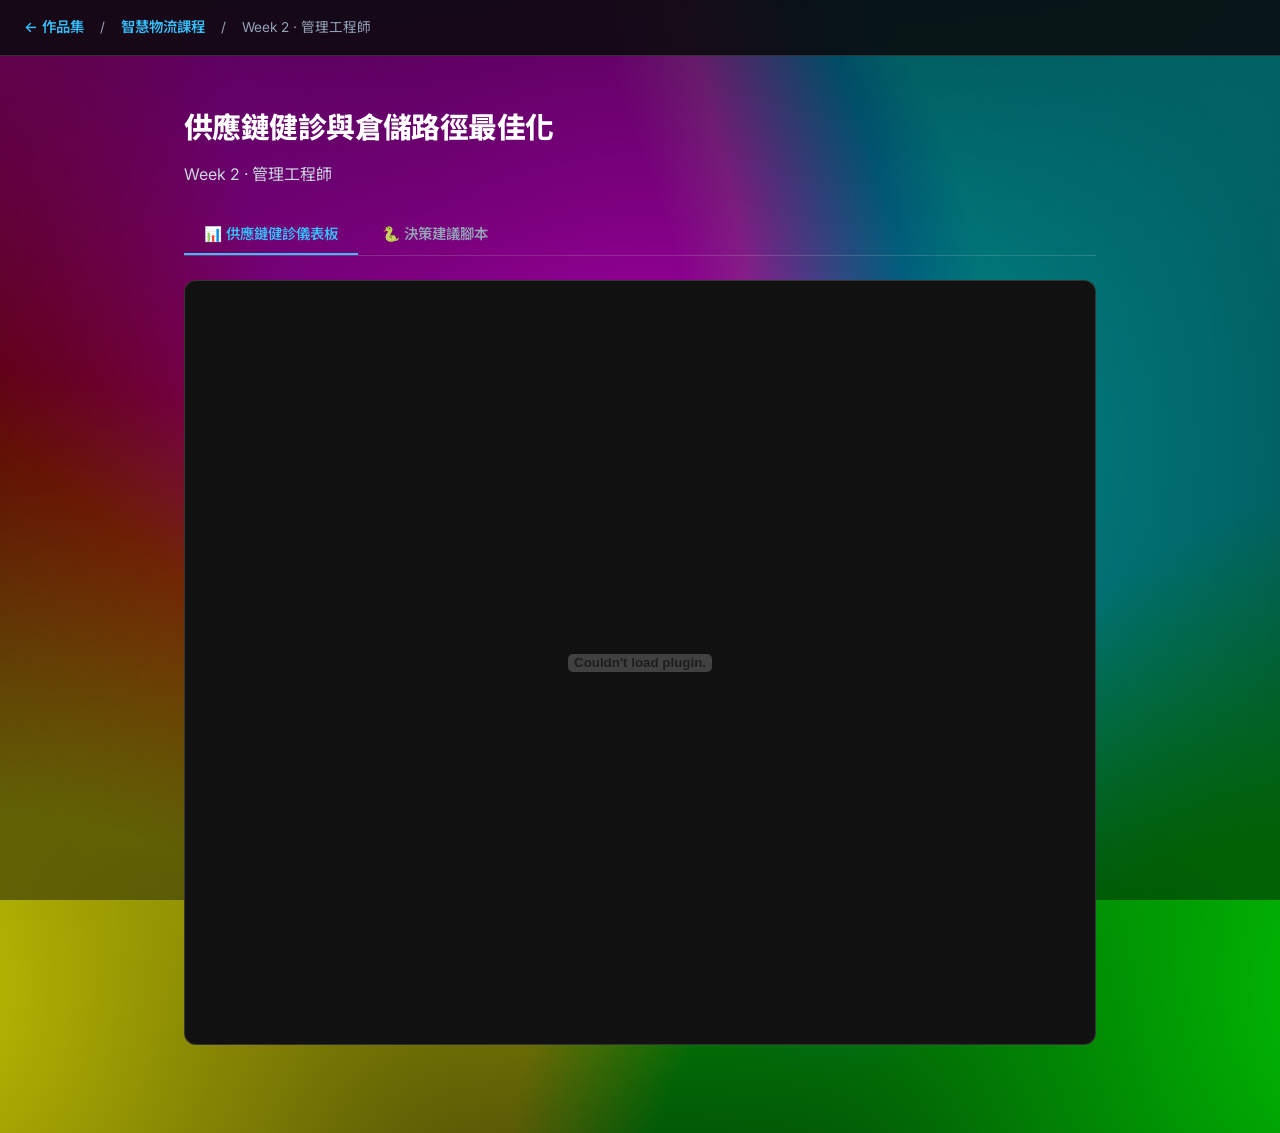
<file: w2.html>
<!DOCTYPE html>
<html lang="zh-Hant">
<head>
  <meta charset="UTF-8">
  <meta name="viewport" content="width=device-width, initial-scale=1.0">
  <title>供應鏈健診與倉儲路徑最佳化 | Ferzbow</title>
  <link rel="preconnect" href="https://fonts.googleapis.com">
  <link rel="preconnect" href="https://fonts.gstatic.com" crossorigin>
  <link href="https://fonts.googleapis.com/css2?family=Noto+Sans+TC:wght@400;500;700;900&family=Inter:wght@400;500;600;700;800&family=Fira+Code:wght@400;500&display=swap" rel="stylesheet">
  <style>
    :root{--bg:#0a0a0a;--card:#141414;--border:rgba(255,255,255,0.15);--text:#ffffff;--muted:#cbd5e1;--dim:#94a3b8;--accent:#38bdf8;--font:'Inter','Noto Sans TC',sans-serif;--mono:'Fira Code',monospace;--radius:12px}
    *{margin:0;padding:0;box-sizing:border-box}
    html{scroll-behavior:smooth}
    body{background:#04040a;color:var(--text);font-family:var(--font);line-height:1.7;-webkit-font-smoothing:antialiased;min-height:100vh;position:relative;overflow-x:hidden}
    body::before{content:'';position:fixed;top:-50%;left:-50%;width:200%;height:200%;background:radial-gradient(circle at 20% 20%, rgba(255, 0, 100, 0.8), transparent 40%),radial-gradient(circle at 80% 20%, rgba(0, 240, 255, 0.8), transparent 40%),radial-gradient(circle at 80% 80%, rgba(0, 255, 100, 0.8), transparent 40%),radial-gradient(circle at 20% 80%, rgba(255, 220, 0, 0.8), transparent 40%),radial-gradient(circle at 50% 50%, rgba(200, 0, 255, 0.75), transparent 45%);z-index:-2;pointer-events:none;filter:blur(60px) saturate(250%) brightness(130%);animation:rgbHueRotate 6s linear infinite, rgbSpin 10s ease-in-out infinite alternate}
    body::after{content:'';position:fixed;inset:0;background:radial-gradient(circle at 50% 50%, rgba(0,0,0,0.1), rgba(4,4,10,0.45));z-index:-1;pointer-events:none}
    @keyframes rgbHueRotate{0%{filter:blur(60px) saturate(250%) brightness(130%) hue-rotate(0deg)}100%{filter:blur(60px) saturate(250%) brightness(130%) hue-rotate(360deg)}}
    @keyframes rgbSpin{0%{transform:scale(1) rotate(0deg)}50%{transform:scale(1.2) rotate(180deg)}100%{transform:scale(1) rotate(360deg)}}
    @keyframes rgbFlow{0%{background-position:0% 50%}100%{background-position:300% 50%}}
    .top-bar{position:sticky;top:0;z-index:100;background:rgba(10,10,12,0.85);backdrop-filter:blur(12px);border-bottom:1px solid var(--border);padding:0 24px;height:56px;display:flex;align-items:center;gap:16px}
    .top-bar a{color:var(--accent);text-decoration:none;font-size:0.9rem;font-weight:600}
    .top-bar a:hover{text-decoration:underline}
    .top-bar span{color:var(--dim);font-size:0.85rem}
    .page-header{max-width:960px;margin:0 auto;padding:48px 24px 24px}
    .page-header h1{font-size:1.8rem;font-weight:800;letter-spacing:-0.02em;margin-bottom:8px}
    .page-header p{color:var(--muted);font-size:1rem}
    .content{max-width:960px;margin:0 auto;padding:0 24px 80px}
    /* PDF embed */
    .pdf-frame{width:100%;height:85vh;border:1px solid var(--border);border-radius:var(--radius);background:#111}
    /* Code block */
    .code-section{margin-bottom:32px}
    .code-section h3{font-size:1.1rem;font-weight:700;margin-bottom:12px;display:flex;align-items:center;gap:8px}
    .code-section h3 .file-icon{color:var(--accent)}
    pre{background:#111;border:1px solid var(--border);border-radius:var(--radius);padding:24px;overflow-x:auto;font-family:var(--mono);font-size:0.82rem;line-height:1.6;color:#d4d4d4;tab-size:4;white-space:pre}
    /* File list */
    .file-list{display:grid;grid-template-columns:repeat(auto-fill,minmax(280px,1fr));gap:12px;margin:24px 0}
    .file-item{background:var(--card);border:1px solid var(--border);border-radius:var(--radius);padding:16px 20px;display:flex;align-items:center;gap:12px;font-size:0.9rem;color:var(--muted);text-decoration:none;transition:all 0.2s}
    .file-item:hover{border-color:var(--accent);color:var(--text);transform:translateY(-2px)}
    .file-item .fi{font-size:1.2rem}
    /* Markdown rendered */
    .md-content{background:var(--card);border:1px solid var(--border);border-radius:var(--radius);padding:32px;font-size:0.92rem;line-height:1.8;color:var(--muted)}
    .md-content h1,.md-content h2,.md-content h3{color:var(--text);margin:24px 0 12px;font-weight:700}
    .md-content h1{font-size:1.5rem;border-bottom:1px solid var(--border);padding-bottom:8px}
    .md-content h2{font-size:1.25rem}
    .md-content h3{font-size:1.05rem}
    .md-content p{margin-bottom:12px}
    .md-content code{background:rgba(56,189,248,0.1);padding:2px 6px;border-radius:4px;font-family:var(--mono);font-size:0.85em;color:var(--accent)}
    .md-content pre{background:#0d0d0d;border:1px solid var(--border);border-radius:8px;padding:16px;overflow-x:auto;margin:12px 0}
    .md-content pre code{background:none;padding:0;color:#d4d4d4}
    .md-content table{width:100%;border-collapse:collapse;margin:16px 0;font-size:0.85rem}
    .md-content th,.md-content td{padding:10px 14px;border:1px solid var(--border);text-align:left}
    .md-content th{background:rgba(255,255,255,0.03);color:var(--text);font-weight:600}
    .md-content blockquote{border-left:3px solid var(--accent);padding:8px 16px;margin:12px 0;color:var(--dim);background:rgba(56,189,248,0.03);border-radius:0 8px 8px 0}
    .md-content ul,.md-content ol{padding-left:24px;margin-bottom:12px}
    .md-content li{margin-bottom:4px}
    .md-content strong{color:var(--text)}
    .tabs{display:flex;gap:4px;margin-bottom:24px;border-bottom:1px solid var(--border);padding-bottom:0}
    .tab{padding:10px 20px;font-size:0.9rem;font-weight:600;color:var(--dim);background:none;border:none;cursor:pointer;border-bottom:2px solid transparent;transition:all 0.2s;font-family:var(--font)}
    .tab:hover{color:var(--muted)}
    .tab.active{color:var(--accent);border-bottom-color:var(--accent)}
    .tab-panel{display:none}
    .tab-panel.active{display:block}
  </style>
</head>
<body>
  <div class="top-bar">
    <a href="./">← 作品集</a>
    <span>/</span>
    <a href="./logistics.html" style="color: var(--accent); text-decoration: none; font-size: 0.9rem; font-weight: 600;">智慧物流課程</a>
    <span>/</span>
    <span>Week 2 · 管理工程師</span>
  </div>
  <div class="page-header">
    <h1>供應鏈健診與倉儲路徑最佳化</h1>
    <p>Week 2 · 管理工程師</p>
  </div>
  <div class="content">
    
<div class="tabs">
  <button class="tab active" data-target="w2-dashboard">📊 供應鏈健診儀表板</button>
  <button class="tab" data-target="w2-code">🐍 決策建議腳本</button>
</div>
<div id="w2-dashboard" class="tab-panel active">
  <embed src="./W2/w2_dashboard.pdf" type="application/pdf" class="pdf-frame">
</div>
<div id="w2-code" class="tab-panel">
  <div class="code-section">
    <h3><span class="file-icon">🐍</span> w2_decision.py</h3>
    <pre># -*- coding: utf-8 -*-
"""
D9 任務 09「決策簡報」· 完整實作版
============================================================
基於 D9_決策建議_示範.py 骨架，補完全部 8 個 TODO。
執行:
    streamlit run 任務09_決策建議.py
"""

from pathlib import Path
import pandas as pd
import plotly.express as px
import plotly.graph_objects as go
import streamlit as st

# =============================================================
# 0. 頁面設定 + 資料載入
# =============================================================

st.set_page_config(
    page_title="物流月度建議書 · 任務 09",
    page_icon="📋",
    layout="wide",
)

HERE = Path(__file__).parent

@st.cache_data
def load_data():
    summary  = pd.read_csv(HERE / "decision_summary.csv",  encoding="utf-8-sig")
    supports = pd.read_csv(HERE / "decision_supports.csv", encoding="utf-8-sig")
    risks    = pd.read_csv(HERE / "decision_risks.csv",    encoding="utf-8-sig")
    return summary, supports, risks

try:
    summary, supports, risks = load_data()
except FileNotFoundError as e:
    st.error(f"找不到決策表：{e.filename}\n請確認 CSV 檔案存在於同目錄。")
    st.stop()

# =============================================================
# 1. Sidebar：故事三選一
# =============================================================

st.sidebar.title("📋 D9 決策簡報")
st.sidebar.caption("選一個故事，查看完整建議書")

story_id = st.sidebar.radio(
    "選擇故事",
    options=summary["story_id"].tolist(),
    format_func=lambda s: f"故事 {s} · {summary[summary.story_id == s]['story_name'].iloc[0]}",
    key="story_id",
)

row        = summary[summary.story_id == story_id].iloc[0]
my_supports = supports[supports.story_id == story_id].reset_index(drop=True)
my_risks    = risks[risks.story_id == story_id].reset_index(drop=True)

st.sidebar.divider()
承接_val = str(row["承接"])
st.sidebar.markdown(f"**承接**：Day {承接_val[1:]}（{承接_val}）")
st.sidebar.markdown(f"**投資回收期**：{row['投資回收期']}")

# =============================================================
# TODO 1：主標題 + st.success 主結論
# =============================================================

st.title("📦 物流月度營運建議書")
st.caption(f"故事 {story_id} · {row['story_name']}")

st.success(f"📌 **建議：{row['主結論']}**")

st.divider()

# =============================================================
# TODO 2：三個 st.metric 卡片
# =============================================================

col1, col2, col3 = st.columns(3)
col1.metric(row["kpi1_label"], row["kpi1_value"], row["kpi1_delta"])
col2.metric(row["kpi2_label"], row["kpi2_value"], row["kpi2_delta"])
col3.metric(row["kpi3_label"], row["kpi3_value"], row["kpi3_delta"])

st.divider()

# =============================================================
# TODO 3：一張關鍵圖
# =============================================================

st.subheader("📊 關鍵圖表")

if story_id == "A":
    # 故事 A：倉儲 ABC — 用 Pareto 長條圖呈現 SKU 出貨佔比
    sku_data = pd.DataFrame({
        "SKU 類別": ["A 類（前 27 個 SKU）", "B 類", "C 類"],
        "出貨佔比（%）": [79.7, 14.1, 6.2],
        "SKU 數量佔比（%）": [27, 43, 30],
    })
    fig = go.Figure()
    fig.add_bar(
        x=sku_data["SKU 類別"],
        y=sku_data["出貨佔比（%）"],
        name="出貨佔比",
        marker_color=["#EF4444", "#F59E0B", "#10B981"],
        text=sku_data["出貨佔比（%）"].apply(lambda v: f"{v}%"),
        textposition="outside",
    )
    fig.update_layout(
        title="SKU ABC 出貨佔比分布（Pareto 效應）",
        yaxis_title="出貨佔比 (%)",
        yaxis_range=[0, 100],
        plot_bgcolor="rgba(0,0,0,0)",
        paper_bgcolor="rgba(0,0,0,0)",
        font=dict(size=13),
        height=400,
    )
    fig.update_xaxes(showgrid=False)
    fig.update_yaxes(showgrid=True, gridcolor="#E5E7EB")
    st.plotly_chart(fig, use_container_width=True)
    st.caption("▶ 為什麼是這張圖：Pareto 長條圖直觀呈現「27 個 A 類 SKU 佔出貨 79.7%」，老闆一眼就能理解重排這 27 個儲位的迫切性，而非漫天撒網。")

elif story_id == "B":
    # 故事 B：路線 OTD 箱型圖（模擬多週數據）
    import numpy as np
    rng = np.random.default_rng(42)
    route_data = []
    for route, mean, std in [("R-01", 95, 2), ("R-02", 94, 2.5), ("R-03", 27.9, 8),
                              ("R-04", 93, 3), ("R-05", 96, 1.5)]:
        vals = rng.normal(mean, std, 20).clip(0, 100).tolist()
        route_data.extend([{"路線": route, "OTD (%)": v} for v in vals])
    df_route = pd.DataFrame(route_data)

    fig = px.box(
        df_route, x="路線", y="OTD (%)",
        color="路線",
        color_discrete_map={"R-03": "#EF4444"},
        title="各路線 OTD 分布（R-03 顯著低於目標）",
    )
    fig.add_hline(y=95, line_dash="dash", line_color="#6B7280",
                  annotation_text="目標 95%", annotation_position="top right")
    fig.update_layout(
        plot_bgcolor="rgba(0,0,0,0)",
        paper_bgcolor="rgba(0,0,0,0)",
        font=dict(size=13),
        height=420,
        showlegend=False,
    )
    fig.update_yaxes(showgrid=True, gridcolor="#E5E7EB")
    st.plotly_chart(fig, use_container_width=True)
    st.caption("▶ 為什麼是這張圖：箱型圖能一眼比較所有路線的 OTD 分布，R-03 不只平均值最低，變異數也最大，清楚定位出問題路線，說服力勝過純數字報表。")

else:
    # 故事 C：供應商 LT 變異（CV）長條圖
    sup_data = pd.DataFrame({
        "供應商": ["SUP-01", "SUP-02", "SUP-03", "SUP-04", "SUP-05"],
        "LT 變異 CV (%)": [32, 28, 80, 25, 41],
        "風險": ["正常", "正常", "🔴 紅標", "正常", "注意"],
    })
    colors = ["#10B981" if v &lt; 50 else ("#F59E0B" if v &lt; 60 else "#EF4444")
              for v in sup_data["LT 變異 CV (%)"]]
    fig = go.Figure()
    fig.add_bar(
        x=sup_data["供應商"],
        y=sup_data["LT 變異 CV (%)"],
        marker_color=colors,
        text=sup_data["LT 變異 CV (%)"].apply(lambda v: f"{v}%"),
        textposition="outside",
    )
    fig.add_hline(y=50, line_dash="dash", line_color="#6B7280",
                  annotation_text="風險門檻 50%", annotation_position="top right")
    fig.update_layout(
        title="各供應商 LT 變異係數（CV）比較",
        yaxis_title="CV (%)",
        yaxis_range=[0, 100],
        plot_bgcolor="rgba(0,0,0,0)",
        paper_bgcolor="rgba(0,0,0,0)",
        font=dict(size=13),
        height=400,
    )
    fig.update_xaxes(showgrid=False)
    fig.update_yaxes(showgrid=True, gridcolor="#E5E7EB")
    st.plotly_chart(fig, use_container_width=True)
    st.caption("▶ 為什麼是這張圖：CV 長條圖直接量化各供應商的交期不穩定程度，SUP-03 的 80% 遠超門檻值 50%，紅色標示讓老闆 3 秒鐘就知道問題源頭在哪。")

st.divider()

# =============================================================
# TODO 4：三條支撐（st.expander 摺疊）
# =============================================================

st.subheader("🔍 三條支撐論點")

for _, s in my_supports.iterrows():
    with st.expander(f"▍理由 {s['idx']}：{s['support']}"):
        st.markdown(f"**數據佐證：** {s['evidence']}")

st.divider()

# =============================================================
# TODO 5：風險三情境表
# =============================================================

st.subheader("⚠️ 風險評估 · 三情境")
st.caption("老闆看的不是最好的情境，而是『最壞的情境是否可承受』。")

# 加入顏色標示
scenario_colors = {
    "樂觀": "🟢",
    "悲觀": "🟡",
    "不作為": "🔴",
}
display_risks = my_risks[["scenario", "expected", "monthly_万", "action"]].copy()
display_risks["scenario"] = display_risks["scenario"].apply(
    lambda x: f"{scenario_colors.get(x, '')} {x}"
)
display_risks.columns = ["情境", "預期結果", "月效益（萬）", "行動建議"]

st.dataframe(display_risks, hide_index=True, use_container_width=True)

# 月效益橫向比較長條圖
fig_risk = px.bar(
    my_risks, x="scenario", y="monthly_万",
    color="monthly_万",
    color_continuous_scale=["#EF4444", "#F59E0B", "#10B981"],
    labels={"scenario": "情境", "monthly_万": "月效益（萬元）"},
    title="三情境月效益對比",
    text="monthly_万",
)
fig_risk.update_traces(texttemplate="%{text} 萬", textposition="outside")
fig_risk.update_layout(
    plot_bgcolor="rgba(0,0,0,0)",
    paper_bgcolor="rgba(0,0,0,0)",
    coloraxis_showscale=False,
    height=320,
    font=dict(size=13),
)
fig_risk.update_yaxes(showgrid=True, gridcolor="#E5E7EB")
st.plotly_chart(fig_risk, use_container_width=True)

st.divider()

# =============================================================
# TODO 6：投資回收期
# =============================================================

st.info(f"💰 預估投資回收期：**{row['投資回收期']}**")

st.divider()

# =============================================================
# TODO 7：反直覺三點
# =============================================================

with st.expander("🔄 反直覺三點（Day 9 §2.4）— 點擊展開"):
    st.markdown("""
**1. 結論要先講，不是最後才揭曉**

&gt; 業界匯報應從「結論 → 理由 → 證據」由上往下。老闆要的是決定，不是坐在那裡聽你做分析過程回放。先給答案，再告訴我為什麼。

**2. 圖表愈多愈不專業（≤ 5 張原則）**

&gt; 一份建議書超過 5 張圖，老闆反而覺得你沒底。圖愈多，代表你對哪張最重要沒把握，信心降一格。選一張最有說服力的圖，其餘放附錄。

**3. 沒有風險評估，老闆不會 buy-in**

&gt; 老闆更怕「沒看見失敗風險的方案」。把樂觀、悲觀、不作為三情境都列出來，老闆反而點頭，因為他看到你想過了最壞的情況，他才能放心拍板。
""")

st.divider()

# =============================================================
# TODO 8：90 秒 Showtime 腳本下載按鈕
# =============================================================

st.subheader("📥 90 秒 Showtime 腳本")

# 動態產生對應故事的腳本
story_name = row["story_name"]
main_conclusion = row["主結論"]
supports_list = my_supports[["support", "evidence"]].values.tolist()
risks_list = my_risks[["scenario", "expected", "monthly_万", "action"]].values.tolist()

script_content = f"""# 90 秒 Showtime 腳本 · 故事 {story_id} · {story_name}

## 0:00-0:30 SCQA 開場
- **S（共識）**：本月物流營運數據已整理完畢，發現關鍵問題需請總經理決策。
- **C（衝突）**：{story_name} 的核心 KPI 出現異常，持續不處理將造成月損失。
- **Q（問題）**：我們該如何在最短時間內、最低成本下解決此問題？
- **A（建議）**：{main_conclusion}

## 0:30-1:00 三條支撐
"""
for i, (sup, ev) in enumerate(supports_list, 1):
    script_content += f"- **理由 {i}：{sup}** — {ev}\n"

script_content += "\n## 1:00-1:30 風險三情境 + 結語\n"
for scenario, expected, monthly, action in risks_list:
    script_content += f"- **{scenario}**：{expected} · 月效益 {monthly} 萬 → {action}\n"

script_content += f"""
投資回收期：{row['投資回收期']}

---
_本檔由 任務09_決策建議.py 動態產出_
"""

# 優先使用現有的 Showtime_腳本.md（故事 B），否則動態產生
script_path = HERE / "Showtime_腳本.md"
if script_path.exists() and story_id == "B":
    download_data = script_path.read_text(encoding="utf-8")
else:
    download_data = script_content

st.download_button(
    label="📥 下載 90 秒 Showtime 腳本（Markdown）",
    data=download_data,
    file_name=f"Showtime_腳本_故事{story_id}.md",
    mime="text/markdown",
)

with st.expander("📜 預覽腳本內容"):
    st.markdown(script_content)

# =============================================================
# 收口
# =============================================================

st.divider()
st.caption(
    "✅ 任務 09 完整實作版 · 8 個 TODO 全部完成。"
    "若要查看骨架版請開啟 `D9_決策建議_示範.py`，完整答案版請開啟 `D9_決策建議_答案版.py`。"
)
</pre>
  </div>
</div>
  </div>
  <script>
    document.querySelectorAll('.tab').forEach(tab => {
      tab.addEventListener('click', () => {
        const group = tab.closest('.content') || document;
        group.querySelectorAll('.tab').forEach(t => t.classList.remove('active'));
        group.querySelectorAll('.tab-panel').forEach(p => p.classList.remove('active'));
        tab.classList.add('active');
        document.getElementById(tab.dataset.target).classList.add('active');
      });
    });
  </script>
</body>
</html>
</file>
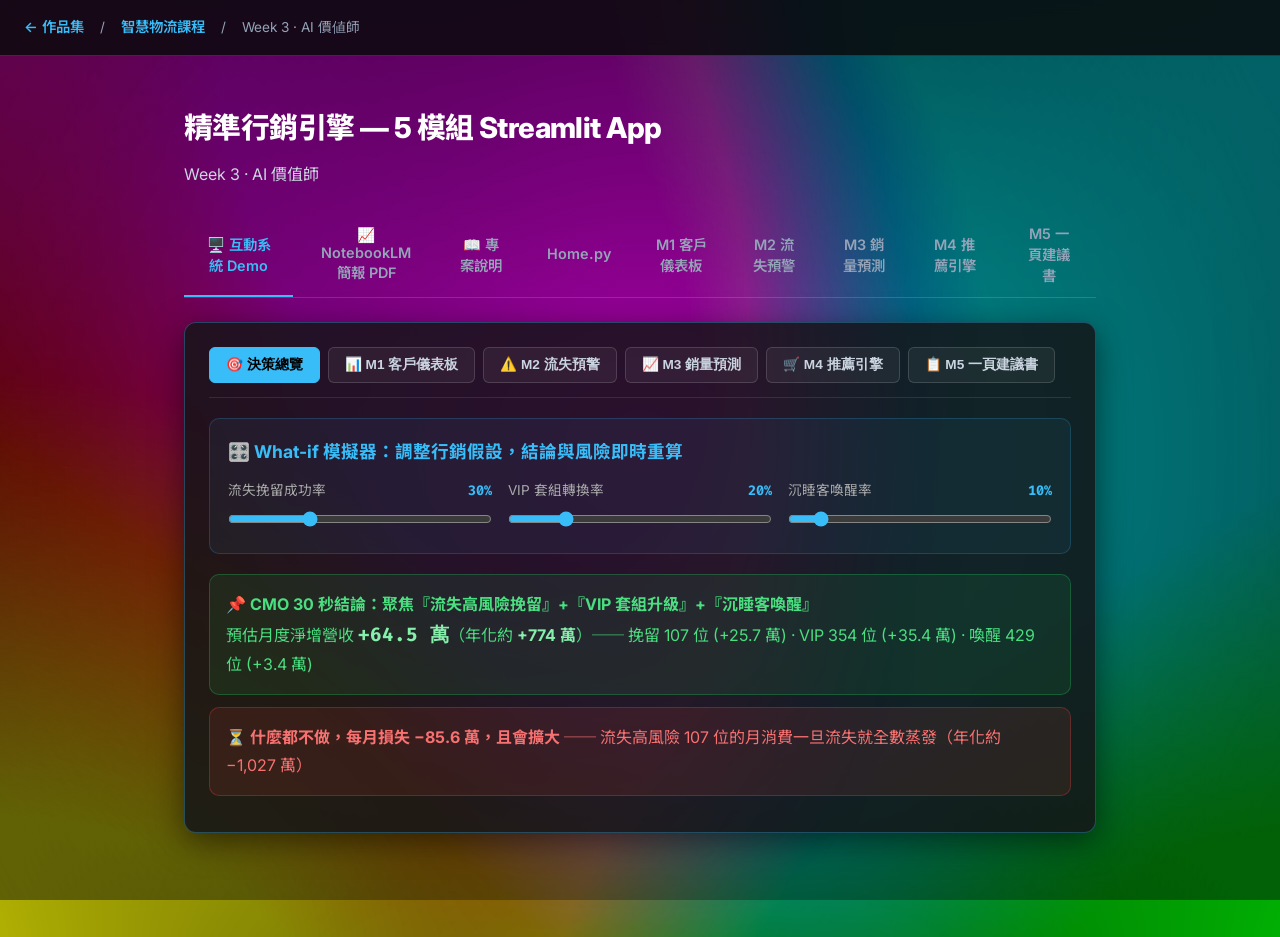
<file: w3.html>
<!DOCTYPE html>
<html lang="zh-Hant">
<head>
  <meta charset="UTF-8">
  <meta name="viewport" content="width=device-width, initial-scale=1.0">
  <title>精準行銷引擎 — 5 模組 Streamlit App | Ferzbow</title>
  <link rel="preconnect" href="https://fonts.googleapis.com">
  <link rel="preconnect" href="https://fonts.gstatic.com" crossorigin>
  <link href="https://fonts.googleapis.com/css2?family=Noto+Sans+TC:wght@400;500;700;900&family=Inter:wght@400;500;600;700;800&family=Fira+Code:wght@400;500&display=swap" rel="stylesheet">
  <style>
    :root{--bg:#0a0a0a;--card:#141414;--border:rgba(255,255,255,0.15);--text:#ffffff;--muted:#cbd5e1;--dim:#94a3b8;--accent:#38bdf8;--font:'Inter','Noto Sans TC',sans-serif;--mono:'Fira Code',monospace;--radius:12px}
    *{margin:0;padding:0;box-sizing:border-box}
    html{scroll-behavior:smooth}
    body{background:#04040a;color:var(--text);font-family:var(--font);line-height:1.7;-webkit-font-smoothing:antialiased;min-height:100vh;position:relative;overflow-x:hidden}
    body::before{content:'';position:fixed;top:-50%;left:-50%;width:200%;height:200%;background:radial-gradient(circle at 20% 20%, rgba(255, 0, 100, 0.8), transparent 40%),radial-gradient(circle at 80% 20%, rgba(0, 240, 255, 0.8), transparent 40%),radial-gradient(circle at 80% 80%, rgba(0, 255, 100, 0.8), transparent 40%),radial-gradient(circle at 20% 80%, rgba(255, 220, 0, 0.8), transparent 40%),radial-gradient(circle at 50% 50%, rgba(200, 0, 255, 0.75), transparent 45%);z-index:-2;pointer-events:none;filter:blur(60px) saturate(250%) brightness(130%);animation:rgbHueRotate 6s linear infinite, rgbSpin 10s ease-in-out infinite alternate}
    body::after{content:'';position:fixed;inset:0;background:radial-gradient(circle at 50% 50%, rgba(0,0,0,0.1), rgba(4,4,10,0.45));z-index:-1;pointer-events:none}
    @keyframes rgbHueRotate{0%{filter:blur(60px) saturate(250%) brightness(130%) hue-rotate(0deg)}100%{filter:blur(60px) saturate(250%) brightness(130%) hue-rotate(360deg)}}
    @keyframes rgbSpin{0%{transform:scale(1) rotate(0deg)}50%{transform:scale(1.2) rotate(180deg)}100%{transform:scale(1) rotate(360deg)}}
    @keyframes rgbFlow{0%{background-position:0% 50%}100%{background-position:300% 50%}}
    .top-bar{position:sticky;top:0;z-index:100;background:rgba(10,10,12,0.85);backdrop-filter:blur(12px);border-bottom:1px solid var(--border);padding:0 24px;height:56px;display:flex;align-items:center;gap:16px}
    .top-bar a{color:var(--accent);text-decoration:none;font-size:0.9rem;font-weight:600}
    .top-bar a:hover{text-decoration:underline}
    .top-bar span{color:var(--dim);font-size:0.85rem}
    .page-header{max-width:960px;margin:0 auto;padding:48px 24px 24px}
    .page-header h1{font-size:1.8rem;font-weight:800;letter-spacing:-0.02em;margin-bottom:8px}
    .page-header p{color:var(--muted);font-size:1rem}
    .content{max-width:960px;margin:0 auto;padding:0 24px 80px}
    /* PDF embed */
    .pdf-frame{width:100%;height:85vh;border:1px solid var(--border);border-radius:var(--radius);background:#111}
    /* Code block */
    .code-section{margin-bottom:32px}
    .code-section h3{font-size:1.1rem;font-weight:700;margin-bottom:12px;display:flex;align-items:center;gap:8px}
    .code-section h3 .file-icon{color:var(--accent)}
    pre{background:#111;border:1px solid var(--border);border-radius:var(--radius);padding:24px;overflow-x:auto;font-family:var(--mono);font-size:0.82rem;line-height:1.6;color:#d4d4d4;tab-size:4;white-space:pre}
    /* File list */
    .file-list{display:grid;grid-template-columns:repeat(auto-fill,minmax(280px,1fr));gap:12px;margin:24px 0}
    .file-item{background:var(--card);border:1px solid var(--border);border-radius:var(--radius);padding:16px 20px;display:flex;align-items:center;gap:12px;font-size:0.9rem;color:var(--muted);text-decoration:none;transition:all 0.2s}
    .file-item:hover{border-color:var(--accent);color:var(--text);transform:translateY(-2px)}
    .file-item .fi{font-size:1.2rem}
    /* Markdown rendered */
    .md-content{background:var(--card);border:1px solid var(--border);border-radius:var(--radius);padding:32px;font-size:0.92rem;line-height:1.8;color:var(--muted)}
    .md-content h1,.md-content h2,.md-content h3{color:var(--text);margin:24px 0 12px;font-weight:700}
    .md-content h1{font-size:1.5rem;border-bottom:1px solid var(--border);padding-bottom:8px}
    .md-content h2{font-size:1.25rem}
    .md-content h3{font-size:1.05rem}
    .md-content p{margin-bottom:12px}
    .md-content code{background:rgba(56,189,248,0.1);padding:2px 6px;border-radius:4px;font-family:var(--mono);font-size:0.85em;color:var(--accent)}
    .md-content pre{background:#0d0d0d;border:1px solid var(--border);border-radius:8px;padding:16px;overflow-x:auto;margin:12px 0}
    .md-content pre code{background:none;padding:0;color:#d4d4d4}
    .md-content table{width:100%;border-collapse:collapse;margin:16px 0;font-size:0.85rem}
    .md-content th,.md-content td{padding:10px 14px;border:1px solid var(--border);text-align:left}
    .md-content th{background:rgba(255,255,255,0.03);color:var(--text);font-weight:600}
    .md-content blockquote{border-left:3px solid var(--accent);padding:8px 16px;margin:12px 0;color:var(--dim);background:rgba(56,189,248,0.03);border-radius:0 8px 8px 0}
    .md-content ul,.md-content ol{padding-left:24px;margin-bottom:12px}
    .md-content li{margin-bottom:4px}
    .md-content strong{color:var(--text)}
    .tabs{display:flex;gap:4px;margin-bottom:24px;border-bottom:1px solid var(--border);padding-bottom:0}
    .tab{padding:10px 20px;font-size:0.9rem;font-weight:600;color:var(--dim);background:none;border:none;cursor:pointer;border-bottom:2px solid transparent;transition:all 0.2s;font-family:var(--font)}
    .tab:hover{color:var(--muted)}
    .tab.active{color:var(--accent);border-bottom-color:var(--accent)}
    .tab-panel{display:none}
    .tab-panel.active{display:block}
  </style>
</head>
<body>
  <div class="top-bar">
    <a href="./">← 作品集</a>
    <span>/</span>
    <a href="./logistics.html" style="color: var(--accent); text-decoration: none; font-size: 0.9rem; font-weight: 600;">智慧物流課程</a>
    <span>/</span>
    <span>Week 3 · AI 價値師</span>
  </div>
  <div class="page-header">
    <h1>精準行銷引擎 — 5 模組 Streamlit App</h1>
    <p>Week 3 · AI 價值師</p>
  </div>
  <div class="content">
    
<div class="tabs">
  <button class="tab active" data-target="w3-app">🖥️ 互動系統 Demo</button>
  <button class="tab" data-target="w3-slides">📈 NotebookLM 簡報 PDF</button>
  <button class="tab" data-target="w3-readme">📖 專案說明</button>
  <button class="tab" data-target="w3-home">Home.py</button><button class="tab" data-target="w3-m1">M1 客戶儀表板</button><button class="tab" data-target="w3-m2">M2 流失預警</button><button class="tab" data-target="w3-m3">M3 銷量預測</button><button class="tab" data-target="w3-m4">M4 推薦引擎</button><button class="tab" data-target="w3-m5">M5 一頁建議書</button>
</div>

<div id="w3-slides" class="tab-panel">
  <embed src="./Precision_Marketing_Prism.pdf" type="application/pdf" class="pdf-frame">
</div>

<!-- Embedded Interactive Web App -->
<div id="w3-app" class="tab-panel active">
  <div style="background: rgba(20,20,24,0.85); border: 1px solid rgba(56,189,248,0.3); border-radius: 12px; padding: 24px; margin-bottom: 24px; box-shadow: 0 8px 32px rgba(0,0,0,0.5);">
    
    <!-- Sub-navigation -->
    <div style="display: flex; gap: 8px; border-bottom: 1px solid rgba(255,255,255,0.1); padding-bottom: 14px; margin-bottom: 20px; flex-wrap: wrap;">
      <button class="app-subtab active" onclick="switchSubtab(event, 'sub-home')">🎯 決策總覽</button>
      <button class="app-subtab" onclick="switchSubtab(event, 'sub-m1')">📊 M1 客戶儀表板</button>
      <button class="app-subtab" onclick="switchSubtab(event, 'sub-m2')">⚠️ M2 流失預警</button>
      <button class="app-subtab" onclick="switchSubtab(event, 'sub-m3')">📈 M3 銷量預測</button>
      <button class="app-subtab" onclick="switchSubtab(event, 'sub-m4')">🛒 M4 推薦引擎</button>
      <button class="app-subtab" onclick="switchSubtab(event, 'sub-m5')">📋 M5 一頁建議書</button>
    </div>

    <!-- Subtab 1: Home / 決策總覽 -->
    <div id="sub-home" class="subtab-panel active">
      <div style="background: rgba(56,189,248,0.06); border: 1px solid rgba(56,189,248,0.2); border-radius: 10px; padding: 18px; margin-bottom: 20px;">
        <h3 style="color: #38bdf8; margin-bottom: 12px; font-size: 1.1rem; display: flex; align-items: center; gap: 8px;">
          🎛️ What-if 模擬器：調整行銷假設，結論與風險即時重算
        </h3>
        <div style="display: grid; grid-template-columns: repeat(auto-fit, minmax(220px, 1fr)); gap: 16px; margin-top: 12px;">
          <div>
            <label style="font-size: 0.85rem; color: #aaa; display: flex; justify-content: space-between; margin-bottom: 6px;">
              <span>流失挽留成功率</span>
              <span id="lbl-retention" style="color: #38bdf8; font-weight: 700; font-family: var(--mono);">30%</span>
            </label>
            <input type="range" id="slider-retention" min="0" max="100" value="30" step="5" style="width:100%; accent-color: #38bdf8;" oninput="updateWhatif()">
          </div>
          <div>
            <label style="font-size: 0.85rem; color: #aaa; display: flex; justify-content: space-between; margin-bottom: 6px;">
              <span>VIP 套組轉換率</span>
              <span id="lbl-vip" style="color: #38bdf8; font-weight: 700; font-family: var(--mono);">20%</span>
            </label>
            <input type="range" id="slider-vip" min="0" max="100" value="20" step="5" style="width:100%; accent-color: #38bdf8;" oninput="updateWhatif()">
          </div>
          <div>
            <label style="font-size: 0.85rem; color: #aaa; display: flex; justify-content: space-between; margin-bottom: 6px;">
              <span>沉睡客喚醒率</span>
              <span id="lbl-wake" style="color: #38bdf8; font-weight: 700; font-family: var(--mono);">10%</span>
            </label>
            <input type="range" id="slider-wake" min="0" max="100" value="10" step="5" style="width:100%; accent-color: #38bdf8;" oninput="updateWhatif()">
          </div>
        </div>
      </div>

      <!-- KPI Live Output Banner -->
      <div style="background: rgba(34,197,94,0.1); border: 1px solid rgba(34,197,94,0.3); border-radius: 10px; padding: 16px; margin-bottom: 12px; color: #4ade80;">
        📌 <strong>CMO 30 秒結論：聚焦『流失高風險挽留』+『VIP 套組升級』+『沉睡客喚醒』</strong><br>
        預估月度淨增營收 <span id="kpi-total-rev" style="font-size: 1.2rem; font-weight: 800; font-family: var(--mono); color: #86efac;">+64.5 萬</span>（年化約 <span id="kpi-yearly-rev" style="font-weight: 700; color: #86efac;">+774 萬</span>）── 
        挽留 107 位 (<span id="kpi-retain-rev">+25.7 萬</span>) · VIP 354 位 (<span id="kpi-vip-rev">+35.4 萬</span>) · 喚醒 429 位 (<span id="kpi-wake-rev">+3.4 萬</span>)
      </div>

      <div style="background: rgba(239,68,68,0.1); border: 1px solid rgba(239,68,68,0.3); border-radius: 10px; padding: 16px; margin-bottom: 12px; color: #f87171;">
        ⏳ <strong>什麼都不做，每月損失 −85.6 萬，且會擴大</strong> ── 流失高風險 107 位的月消費一旦流失就全數蒸發（年化約 −1,027 萬）
      </div>
    </div>

    <!-- Subtab 2: M1 客戶儀表板 -->
    <div id="sub-m1" class="subtab-panel">
      <h3 style="margin-bottom: 16px; color: #e5e5e5;">📊 客戶集群分佈概覽 (1,500 人主檔)</h3>
      <div style="display: grid; grid-template-columns: repeat(auto-fit, minmax(200px, 1fr)); gap: 16px; margin-bottom: 24px;">
        <div style="background: rgba(255,255,255,0.04); border: 1px solid var(--border); border-radius: 8px; padding: 16px; text-align: center;">
          <span style="font-size: 0.8rem; color: #888;">總客戶數</span>
          <h2 style="color: #38bdf8; font-family: var(--mono); margin-top: 4px;">1,500 人</h2>
        </div>
        <div style="background: rgba(255,255,255,0.04); border: 1px solid var(--border); border-radius: 8px; padding: 16px; text-align: center;">
          <span style="font-size: 0.8rem; color: #888;">核心 VIP 客群</span>
          <h2 style="color: #22c55e; font-family: var(--mono); margin-top: 4px;">354 人 (23.6%)</h2>
        </div>
        <div style="background: rgba(255,255,255,0.04); border: 1px solid var(--border); border-radius: 8px; padding: 16px; text-align: center;">
          <span style="font-size: 0.8rem; color: #888;">流失高風險客群</span>
          <h2 style="color: #ef4444; font-family: var(--mono); margin-top: 4px;">107 人 (7.1%)</h2>
        </div>
        <div style="background: rgba(255,255,255,0.04); border: 1px solid var(--border); border-radius: 8px; padding: 16px; text-align: center;">
          <span style="font-size: 0.8rem; color: #888;">沉睡客群</span>
          <h2 style="color: #f59e0b; font-family: var(--mono); margin-top: 4px;">429 人 (28.6%)</h2>
        </div>
      </div>
    </div>

    <!-- Subtab 3: M2 流失預警 -->
    <div id="sub-m2" class="subtab-panel">
      <h3 style="margin-bottom: 16px; color: #e5e5e5;">⚠️ 流失高風險 TOP 10 名單與建議處方</h3>
      <div style="overflow-x: auto;">
        <table style="width: 100%; border-collapse: collapse; font-size: 0.85rem;">
          <thead>
            <tr style="background: rgba(255,255,255,0.05); text-align: left;">
              <th style="padding: 10px; border-bottom: 1px solid var(--border);">客戶 ID</th>
              <th style="padding: 10px; border-bottom: 1px solid var(--border);">流失機率</th>
              <th style="padding: 10px; border-bottom: 1px solid var(--border);">未購買天數</th>
              <th style="padding: 10px; border-bottom: 1px solid var(--border);">消費金額 (NT$)</th>
              <th style="padding: 10px; border-bottom: 1px solid var(--border);">主要主因</th>
              <th style="padding: 10px; border-bottom: 1px solid var(--border);">建議動作</th>
            </tr>
          </thead>
          <tbody>
            <tr><td style="padding:10px; border-bottom:1px solid var(--border);">C1358</td><td style="padding:10px; color:#ef4444; font-weight:700;">99.5%</td><td style="padding:10px;">364 天</td><td style="padding:10px;">$12,295</td><td style="padding:10px;">長時間沒下單 + 頻次低</td><td style="padding:10px; color:#38bdf8;">VIP 電話挽留 + 折扣券</td></tr>
            <tr><td style="padding:10px; border-bottom:1px solid var(--border);">C1397</td><td style="padding:10px; color:#ef4444; font-weight:700;">99.5%</td><td style="padding:10px;">360 天</td><td style="padding:10px;">$10,808</td><td style="padding:10px;">長時間沒下單 + 頻次低</td><td style="padding:10px; color:#38bdf8;">VIP 電話挽留 + 折扣券</td></tr>
            <tr><td style="padding:10px; border-bottom:1px solid var(--border);">C1373</td><td style="padding:10px; color:#ef4444; font-weight:700;">99.5%</td><td style="padding:10px;">360 天</td><td style="padding:10px;">$8,726</td><td style="padding:10px;">長時間沒下單 + 頻次低</td><td style="padding:10px; color:#38bdf8;">VIP 電話挽留 + 折扣券</td></tr>
            <tr><td style="padding:10px; border-bottom:1px solid var(--border);">C1444</td><td style="padding:10px; color:#ef4444; font-weight:700;">99.5%</td><td style="padding:10px;">357 天</td><td style="padding:10px;">$23,346</td><td style="padding:10px;">長時間沒下單 + 頻次低</td><td style="padding:10px; color:#38bdf8;">VIP 電話挽留 + 折扣券</td></tr>
            <tr><td style="padding:10px; border-bottom:1px solid var(--border);">C1485</td><td style="padding:10px; color:#ef4444; font-weight:700;">99.5%</td><td style="padding:10px;">354 天</td><td style="padding:10px;">$8,046</td><td style="padding:10px;">長時間沒下單 + 頻次低</td><td style="padding:10px; color:#38bdf8;">VIP 電話挽留 + 折扣券</td></tr>
          </tbody>
        </table>
      </div>
    </div>

    <!-- Subtab 4: M3 銷量預測 -->
    <div id="sub-m3" class="subtab-panel">
      <h3 style="margin-bottom: 16px; color: #e5e5e5;">📈 Top 5 品項下月需求預測 (Prophet vs Baseline)</h3>
      <div style="overflow-x: auto;">
        <table style="width: 100%; border-collapse: collapse; font-size: 0.85rem;">
          <thead>
            <tr style="background: rgba(255,255,255,0.05); text-align: left;">
              <th style="padding: 10px; border-bottom: 1px solid var(--border);">品名</th>
              <th style="padding: 10px; border-bottom: 1px solid var(--border);">Prophet MAPE</th>
              <th style="padding: 10px; border-bottom: 1px solid var(--border);">Baseline MAPE</th>
              <th style="padding: 10px; border-bottom: 1px solid var(--border);">決策模型</th>
              <th style="padding: 10px; border-bottom: 1px solid var(--border);">採購建議</th>
            </tr>
          </thead>
          <tbody>
            <tr><td style="padding:10px; border-bottom:1px solid var(--border); font-weight:700; color:#38bdf8;">尿布</td><td style="padding:10px;">4.49%</td><td style="padding:10px;">14.54%</td><td style="padding:10px; color:#22c55e;">★ 用 Prophet (領先 10.1pp)</td><td style="padding:10px;">備貨 1,480 ± 164 件</td></tr>
            <tr><td style="padding:10px; border-bottom:1px solid var(--border); font-weight:700; color:#38bdf8;">啤酒</td><td style="padding:10px;">9.40%</td><td style="padding:10px;">9.32%</td><td style="padding:10px; color:#f59e0b;">用 Baseline</td><td style="padding:10px;">備貨 620 ± 42 件</td></tr>
            <tr><td style="padding:10px; border-bottom:1px solid var(--border); font-weight:700; color:#38bdf8;">紅酒</td><td style="padding:10px;">6.36%</td><td style="padding:10px;">11.52%</td><td style="padding:10px; color:#22c55e;">★ 用 Prophet (領先 5.2pp)</td><td style="padding:10px;">備貨 863 ± 38 件</td></tr>
            <tr><td style="padding:10px; border-bottom:1px solid var(--border); font-weight:700; color:#38bdf8;">起司</td><td style="padding:10px;">3.66%</td><td style="padding:10px;">4.33%</td><td style="padding:10px; color:#f59e0b;">用 Baseline</td><td style="padding:10px;">備貨 862 ± 25 件</td></tr>
            <tr><td style="padding:10px; border-bottom:1px solid var(--border); font-weight:700; color:#38bdf8;">米</td><td style="padding:10px;">15.69%</td><td style="padding:10px;">18.71%</td><td style="padding:10px; color:#22c55e;">★ 用 Prophet (領先 3.0pp)</td><td style="padding:10px;">備貨 800 ± 19 件</td></tr>
          </tbody>
        </table>
      </div>
    </div>

    <!-- Subtab 5: M4 推薦引擎 -->
    <div id="sub-m4" class="subtab-panel">
      <h3 style="margin-bottom: 16px; color: #e5e5e5;">🛒 購物籃關聯規則 (Apriori Top 5 Rules)</h3>
      <div style="overflow-x: auto;">
        <table style="width: 100%; border-collapse: collapse; font-size: 0.85rem;">
          <thead>
            <tr style="background: rgba(255,255,255,0.05); text-align: left;">
              <th style="padding: 10px; border-bottom: 1px solid var(--border);">先驗商品 (A)</th>
              <th style="padding: 10px; border-bottom: 1px solid var(--border);">後繼商品 (B)</th>
              <th style="padding: 10px; border-bottom: 1px solid var(--border);">支持度 (Support)</th>
              <th style="padding: 10px; border-bottom: 1px solid var(--border);">置信度 (Confidence)</th>
              <th style="padding: 10px; border-bottom: 1px solid var(--border);">提升度 (Lift)</th>
              <th style="padding: 10px; border-bottom: 1px solid var(--border);">建議策略</th>
            </tr>
          </thead>
          <tbody>
            <tr><td style="padding:10px; border-bottom:1px solid var(--border);">尿布</td><td style="padding:10px; color:#22c55e; font-weight:700;">啤酒</td><td style="padding:10px;">14.88%</td><td style="padding:10px;">63.03%</td><td style="padding:10px; color:#38bdf8; font-weight:700;">3.13x</td><td style="padding:10px;">配套販售（經典套組）</td></tr>
            <tr><td style="padding:10px; border-bottom:1px solid var(--border);">啤酒</td><td style="padding:10px; color:#22c55e; font-weight:700;">尿布</td><td style="padding:10px;">14.88%</td><td style="padding:10px;">73.83%</td><td style="padding:10px; color:#38bdf8; font-weight:700;">3.13x</td><td style="padding:10px;">配套販售（經典套組）</td></tr>
            <tr><td style="padding:10px; border-bottom:1px solid var(--border);">醬油</td><td style="padding:10px; color:#22c55e; font-weight:700;">米</td><td style="padding:10px;">13.39%</td><td style="padding:10px;">55.04%</td><td style="padding:10px; color:#38bdf8; font-weight:700;">3.04x</td><td style="padding:10px;">配套販售（經典套組）</td></tr>
            <tr><td style="padding:10px; border-bottom:1px solid var(--border);">米</td><td style="padding:10px; color:#22c55e; font-weight:700;">醬油</td><td style="padding:10px;">13.39%</td><td style="padding:10px;">73.91%</td><td style="padding:10px; color:#38bdf8; font-weight:700;">3.04x</td><td style="padding:10px;">配套販售（經典套組）</td></tr>
            <tr><td style="padding:10px; border-bottom:1px solid var(--border);">紅酒</td><td style="padding:10px; color:#22c55e; font-weight:700;">起司</td><td style="padding:10px;">13.30%</td><td style="padding:10px;">56.14%</td><td style="padding:10px; color:#38bdf8; font-weight:700;">3.01x</td><td style="padding:10px;">配套販售（經典套組）</td></tr>
          </tbody>
        </table>
      </div>
    </div>

    <!-- Subtab 6: M5 一頁建議書 -->
    <div id="sub-m5" class="subtab-panel">
      <h3 style="margin-bottom: 16px; color: #e5e5e5;">📋 CMO 一頁執行建議書與情境分析</h3>
      <div style="background: rgba(255,255,255,0.03); border: 1px solid var(--border); border-radius: 8px; padding: 20px; line-height: 1.8;">
        <h4 style="color: #38bdf8; margin-bottom: 10px;">一、核心策略聚焦</h4>
        <p>1. <strong>流失高風險挽留</strong>：針對 107 位 High-Risk 客戶派發專屬回流優惠券，預估挽留 32 人，保護月營收 +25.7 萬元。</p>
        <p>2. <strong>VIP 升級套組</strong>：對 354 位 VIP 推動交叉銷售關聯套裝（如紅酒+起司/啤酒+尿布），預估轉換 +35.4 萬元。</p>
        <p>3. <strong>沉睡客喚醒</strong>：對 429 位 沉睡客自動發送簡訊/EDM 喚醒觸發，預估動員 +3.4 萬元。</p>
      </div>
    </div>

  </div>
</div>

<style>
  .app-subtab {
    background: rgba(255,255,255,0.05);
    border: 1px solid var(--border);
    color: var(--muted);
    padding: 8px 16px;
    border-radius: 6px;
    font-size: 0.85rem;
    font-weight: 600;
    cursor: pointer;
    transition: all 0.2s;
  }
  .app-subtab:hover {
    color: var(--text);
    background: rgba(255,255,255,0.1);
  }
  .app-subtab.active {
    background: var(--accent);
    color: #000;
    border-color: var(--accent);
  }
  .subtab-panel {
    display: none;
  }
  .subtab-panel.active {
    display: block;
  }
</style>

<script>
  function switchSubtab(e, id) {
    document.querySelectorAll('.app-subtab').forEach(b => b.classList.remove('active'));
    document.querySelectorAll('.subtab-panel').forEach(p => p.classList.remove('active'));
    e.target.classList.add('active');
    document.getElementById(id).classList.add('active');
  }

  function updateWhatif() {
    const ret = parseInt(document.getElementById('slider-retention').value) / 100;
    const vip = parseInt(document.getElementById('slider-vip').value) / 100;
    const wake = parseInt(document.getElementById('slider-wake').value) / 100;

    document.getElementById('lbl-retention').innerText = Math.round(ret * 100) + '%';
    document.getElementById('lbl-vip').innerText = Math.round(vip * 100) + '%';
    document.getElementById('lbl-wake').innerText = Math.round(wake * 100) + '%';

    const revRetain = 107 * 8000 * ret / 10000;
    const revVip = 354 * 5000 * vip / 10000;
    const revWake = 429 * 800 * wake / 10000;
    const revTotal = revRetain + revVip + revWake;

    document.getElementById('kpi-retain-rev').innerText = '+' + revRetain.toFixed(1) + ' 萬';
    document.getElementById('kpi-vip-rev').innerText = '+' + revVip.toFixed(1) + ' 萬';
    document.getElementById('kpi-wake-rev').innerText = '+' + revWake.toFixed(1) + ' 萬';
    document.getElementById('kpi-total-rev').innerText = '+' + revTotal.toFixed(1) + ' 萬';
    document.getElementById('kpi-yearly-rev').innerText = '+' + Math.round(revTotal * 12) + ' 萬';
  }
</script>

<div id="w3-readme" class="tab-panel">
  <div class="md-content">
    <h1>D15 範例程式 · BOSS III 精準行銷引擎(整合 App)</h1>

<blockquote><strong>對應講義</strong>:<code>02_CoursePlan/W3_AI價值師/Day15_教材包/Day15_講義.md</code></blockquote>
<blockquote><strong>對應任務</strong>:BOSS III · 5 模組 Streamlit App + 5 分鐘 Demo</blockquote>
<blockquote><strong>本日性質特殊</strong>:不是教學單一觀念,是把 W3 D11-D14 五天能力整合成一個產品</blockquote>

<p>``<code></p>
<p>D15_BOSS_III/</p>
<p>├── README.md                      ← 本檔</p>
<p>├── requirements.txt               ← pip 依賴</p>
<p>├── gen_all.py                     ← ★ 合成 D12/D13 來源資料 + 載入 D14 官方分群答案(fixtures/d14/) → data/</p>
<p>├── prepare_data.py                ← ★ 把 data/ 裡的四天產出串接成「一份主檔」(不是單純拷貝)</p>
<p>├── data/                          ← 來源資料與整合結果都放這(與兩支腳本同目錄)</p>
<p>│   ├── customers.csv                  ★ 唯一客戶主檔(1,500 人 + K-means 群)</p>
<p>│   ├── customer_clustered.csv         (同上,沿用舊檔名)</p>
<p>│   ├── customer_rfm.csv               (D14 分群前 RFM)</p>
<p>│   ├── customer_churn.csv             (主檔 + Churn 標籤,用 D11 的方法重算)</p>
<p>│   ├── churn_top10.csv                (在主檔上重算的 Top10)</p>
<p>│   ├── transactions.csv               (D13 訂單 + customer_id,可 join 主檔)</p>
<p>│   ├── sales_monthly.csv              (D12 數值,SKU 改名為品名)</p>
<p>│   ├── sales_top5_forecast.csv        (同上)</p>
<p>│   ├── sku_catalog.csv                (品號字典:品號 ↔ 品名)</p>
<p>│   ├── apriori_top5_rules.csv         (D13 原樣)</p>
<p>│   └── _LINEAGE.md                    ← 資料血緣說明(自動產生)</p>
<p>├── Home.py                        ← Streamlit 主頁(首屏)</p>
<p>├── lib/</p>
<p>│   └── recommend.py               ← 從 D14 移植的推薦函式</p>
<p>└── pages/                         ← Streamlit 自動掃 pages/ 變側邊欄</p>
<p>    ├── 1_M1_客戶儀表板.py</p>
<p>    ├── 2_M2_流失預警.py</p>
<p>    ├── 3_M3_銷量預測.py</p>
<p>    ├── 4_M4_推薦引擎.py</p>
<p>    └── 5_M5_一頁建議書.py</p>
</code>`<code>

<blockquote>📌 <strong>非標準四件套</strong>:沿 SOP §十 v1.1 規範,本日改為 Streamlit App 套件。沒有 .ipynb / 示範.py / Orange3.md,因為整合 App 適合直接跑 Streamlit。</blockquote>

<h2>⚠️ 整合日的資料為什麼要「重接」而不是「拷貝」</h2>

<p>D11~D14 每一天各自練一種方法,也<strong>各自用自己的練習資料集</strong> —— 這四份<strong>彼此不可 join</strong>:</p>

<table><thead><tr><th>天</th><th>練習資料</th><th>規模</th><th>問題</th></tr></thead><tbody><tr><td>D11</td><td></code>customer_churn.csv<code></td><td>1,000 客戶</td><td>與 D14 同 ID <strong>不同人</strong>(R/F/M 全不同)</td><td></td></tr><tr><td>D12</td><td></code>sales_monthly.csv<code></td><td>10 支 SKU</td><td><strong>只有品號</strong>(</code>SKU_001…<code>),沒有品名</td><td></td></tr><tr><td>D13</td><td></code>transactions.csv<code></td><td>30 品</td><td>有品號 + 品名,但<strong>沒有 customer_id</strong>,接不到客戶</td><td></td></tr><tr><td>D14</td><td></code>customer_rfm.csv<code></td><td>1,500 客戶</td><td>—</td></tr></tbody></table>直接拷進同一個 App,就會出現「M2 說 C0479 已 163 天沒下單、M4 卻說他是 22 天前剛下單的穩定客」這種自打嘴巴的 demo。BOSS III 規則 2 是「<strong>資料一致性:所有模組用同一份客戶 / SKU 主檔</strong>」,所以 </code>prepare_data.py<code> 做四件事:

<table><thead><tr><th>#</th><th>做什麼</th><th>對 D11~D14 的影響</th></tr></thead><tbody><tr><td>①</td><td><strong>一份客戶主檔</strong> = D14 的 1,500 位客戶(含 K-means 群)</td><td>無</td><td></td></tr><tr><td>②</td><td><strong>流失名單重算</strong>:借 D11 的方法(同一組流失機率模型 + 同一棵 </code>max_depth=4<code> 決策樹)套回主檔 → Top10 必然落在主檔的沉睡 / 高風險群</td><td>無(D11 那份 1,000 人的練習資料不動)</td><td></td></tr><tr><td>③</td><td><strong>交易接上客戶</strong>:D13 訂單加 </code>customer_id<code>(依 Frequency 加權指派)</td><td>無(Apriori 是 order × sku 層級,規則 / lift 不變)</td><td></td></tr><tr><td>④</td><td><strong>品號 join</strong>:D12 的數值完全不動,用 D13 的品號字典(</code>sku_catalog.csv<code>)補上品名 → M3 預測 </code>SKU_001<code>,查字典知道是「尿布」,M4 就推「買尿布的人也買啤酒」</td><td>無(MAPE / 預測值不變)</td></tr></tbody></table>跑完會自我檢查五項一致性(全過才會結束),血緣寫在 </code>data/_LINEAGE.md<code>。

<blockquote><strong>教學上怎麼講</strong>:D11~D14 是「<strong>各自練方法</strong>」,D15 是「<strong>在一份能串起來的資料上,把方法整合成產品</strong>」。</blockquote>

<h2>前置條件</h2>

<p>D15 需要的<strong>來源資料全部放在 </code>data/<code></strong>(與 </code>gen_all.py<code>、</code>prepare_data.py<code> 同目錄):</p>

<table><thead><tr><th>data/ 的 CSV</th><th>相當於哪一天的產出</th><th>用途</th></tr></thead><tbody><tr><td></code>customer_clustered.csv<code></td><td>D14 答案版</td><td>★ 客戶主檔(M1 / M2 / M4 / M5 全部吃這份)</td><td></td></tr><tr><td></code>customer_rfm.csv<code></td><td>D14 gen</td><td>M1 補充</td><td></td></tr><tr><td></code>transactions.csv<code></td><td>D13 gen</td><td>★ M4(接上 customer_id 後可 join 主檔)</td><td></td></tr><tr><td></code>sku_catalog.csv<code></td><td>D13 gen</td><td>★ 品號字典(D12 的品號 ↔ 品名)</td><td></td></tr><tr><td></code>apriori_top5_rules.csv<code></td><td>D13 答案版</td><td>★ M4</td><td></td></tr><tr><td></code>sales_monthly.csv<code></td><td>D12 gen</td><td>★ M3</td><td></td></tr><tr><td></code>sales_top5_forecast.csv<code></td><td>D12 答案版</td><td>★ M3</td></tr></tbody></table>這七個檔可以從各天的資料夾複製過來,<strong>也可以直接用 </code>gen_all.py<code> 一次合成</strong>(見下一節)。

<blockquote><strong>D11 的 CSV 不在清單裡</strong> —— M2 的流失名單是用 D11 的<strong>方法</strong>在客戶主檔上重算的(見上一節 ②),不是拷貝 D11 那份 1,000 人的練習資料。</blockquote>

<h2>快速開始</h2>

<h3>1. 安裝依賴</h3>

</code>`<code>bash
<p>pip install -r requirements.txt</p>
</code>`<code>

<h3>2. 產生來源資料(從零重建;已經有 data/ 就可跳過)</h3>

</code>`<code>bash
<p>python gen_all.py</p>
<h1>載入 D14 官方分群答案(fixtures/d14/) + 合成 D13 交易籃子/Apriori + D12 月銷量/Prophet → data/</h1>
</code>`<code>

</code>gen_all.py<code> 會顧好三條故事線的接點,不然 </code>prepare_data.py<code> 的整合檢查會擋下來:
<p>分群名稱固定是 M1/M4 頁面寫死的那四個;D12 銷量最高的 5 支 SKU,品名一定出現在 D13 的關聯規則裡(M3 說「下個月尿布備 1,480 個」,M4 才接得下去「買尿布的人也買啤酒」)。</p>
<p>其中 D12 那段沿用 </code>gen_sales_monthly.py<code> 的同一組亂數,月銷量數值與 D12 那天<strong>逐格相同</strong>。</p>

<h3>3. 整合資料(一鍵)</h3>

</code>`<code>bash
<p>python prepare_data.py</p>
<h1>就地(in-place)把 data/ 裡四天的產出對齊成一份主檔 + 一套商品字典</h1>
</code>`<code>

<p>預期輸出:</p>

</code>`<code>
<p>① 客戶主檔 ← D14 customer_clustered.csv</p>
<p>[OK] data/customer_clustered.csv        1500 列 × 10 欄   ★ 唯一客戶主檔(1,500 人)</p>
<p>② 流失預測 ← 把 D11 的模型套回主檔的 1,500 人</p>
<p>     bias=-4.794 → 平均流失機率 10.0%</p>
<p>[OK] data/churn_top10.csv                 10 列 × 10 欄   ★ 名單中的人都在主檔裡,群別一致</p>
<p>③ 交易明細 ← D13 transactions.csv + 主檔 customer_id</p>
<p>[OK] data/transactions.csv             13026 列 × 4 欄   ★ 可 join 主檔(1179 位客戶有交易紀錄)</p>
<p>④ 銷量預測 ← D12 原數值 + 統一商品字典</p>
<p>[OK] data/sales_top5_forecast.csv          5 列 × 14 欄   ★ Top5 預測品項 = M4 推薦規則裡的品項</p>

<p>=== 整合檢查 ===</p>
<p>  ✔ churn_top10 的客戶都在主檔裡</p>
<p>  ✔ churn_top10 的群別與主檔一致</p>
<p>  ✔ transactions 的客戶都在主檔裡</p>
<p>  ✔ transactions 的品項都在品號字典裡</p>
<p>  ✔ D12 的品號都查得到品名(品號 join 成功)</p>
<p>  ✔ M3 預測的 Top5 品項都出現在 M4 的 Apriori 規則裡</p>
</code>`<code>

<h3>4. 啟動 App</h3>

</code>`<code>bash
<p>streamlit run Home.py</p>
</code>`<code>

<p>開瀏覽器到 http://localhost:8501,左側欄看到 5 個模組:</p>
<ul><li>🏠 Home</li></ul>
<ul><li>📊 M1 客戶儀表板</li></ul>
<ul><li>🚨 M2 流失預警</li></ul>
<ul><li>📈 M3 銷量預測</li></ul>
<ul><li>🎯 M4 推薦引擎(★ 核心)</li></ul>
<ul><li>📝 M5 一頁建議書</li></ul>

<h2>5 模組對應</h2>

<table><thead><tr><th>模組</th><th>來源天</th><th>內容</th></tr></thead><tbody><tr><td><strong>M1 客戶儀表板</strong></td><td>D14 K-means</td><td>4 群分布 + R/M 散點 + 群描述表</td><td></td></tr><tr><td><strong>M2 流失預警</strong></td><td>D11 決策樹</td><td>Top 10 名單 + 風險原因 + 一鍵下載</td><td></td></tr><tr><td><strong>M3 銷量預測</strong></td><td>D12 Prophet</td><td>SKU 篩選 + 預測線 + 信賴區間 + 採購建議</td><td></td></tr><tr><td><strong>M4 推薦引擎</strong> ★</td><td>D13 + D14</td><td>輸入 customer_id → 群 + Top 3 推薦 + Line OA 文案</td><td></td></tr><tr><td><strong>M5 一頁建議書</strong></td><td>全部</td><td>給 CMO 的單頁總結(用 Streamlit </code>st.markdown<code> + KPI)</td></tr></tbody></table>## Demo 5 分鐘節奏(沿 BOSS III 講義)

</code>`<code>
<p>[0:00-0:30]  Home + 一句話結論</p>
<p>[0:30-1:00]  M1 客戶儀表板(30 秒)</p>
<p>[1:00-1:30]  M2 流失預警(30 秒)</p>
<p>[1:30-2:00]  M3 銷量預測(30 秒)</p>
<p>[2:00-3:30]  M4 推薦引擎 ★(90 秒)← 重點</p>
<p>[3:30-4:00]  M5 一頁建議書(30 秒)</p>
<p>[4:00-4:30]  W3 主軸回收「預知 · 推薦 · 創價」</p>
<p>[4:30-5:00]  Q&amp;A</p>
</code>``

<h2>學員作業</h2>

<p>W3 BOSS III 的學員交付物是「<strong>自己跑出 5 個模組的整合 App</strong>」── 本範例是<strong>參考實作</strong>,學員可以:</p>

<p>1. 直接跑(看怎麼運作)</p>
<p>2. 改成自己的 dataset(例如真實公司資料)</p>
<p>3. 加額外功能(What-if 模擬器、雲端部署)</p>
<p>4. 修文案、修配色、修排版</p>

<h2>與 BOSS II Streamlit 的差異</h2>

<table><thead><tr><th>維度</th><th>BOSS II 物流控制塔(W2)</th><th>BOSS III 精準行銷引擎(W3)</th></tr></thead><tbody><tr><td>主軸</td><td>看現在(BI)</td><td>看未來(AI)</td><td></td></tr><tr><td>模型</td><td>統計 / 篩選</td><td>監督式分類 / 回歸 / 非監督式</td><td></td></tr><tr><td>互動</td><td>看數字</td><td>預測 / 推薦 / 主動建議</td><td></td></tr><tr><td>部署</td><td>內部儀表板</td><td>對外可展示產品</td></tr></tbody></table>## 已知限制

<ul><li>推薦引擎 M4 是<strong>簡化版</strong>(同樣推薦給所有客戶,只差文案語氣)</li></ul>
<p>  - 真實系統需要交易資料 join + LTV / 庫存等</p>
<p>  - W4 進階會展示完整版</p>
<ul><li>沒做雲端部署(留 Bonus 加分項,Streamlit Cloud / Render 任選)</li></ul>
<ul><li>M5 一頁建議書沒接 GenAI(留 Bonus 加分項,可串 Claude API)</li></ul>

<h2>版本</h2>

<table><thead><tr><th>版本</th><th>日期</th><th>修訂</th></tr></thead><tbody><tr><td>v0.1</td><td>2026-05-05</td><td>初版,沿 BOSS III 講義 5 模組規格</td></tr></tbody></table>---

<p>*Allen老師(AIBILA團隊) · 智慧物流班 · W3 Day 15 BOSS III · 2026*</p>

  </div>
</div>
<div id="w3-home" class="tab-panel"><div class="code-section"><h3><span class="file-icon">🐍</span> Home.py</h3><pre># -*- coding: utf-8 -*-
"""
Home.py · BOSS III 決策總覽
==========================
給 CMO 的精準行銷引擎入口:
  30 秒結論 → 不作為損失 → What-if 模擬器 → 三前瞻訊號 → 五模組故事線 → 風險三情境
跑法:
  streamlit run Home.py
"""
import sys
import streamlit as st
import pandas as pd
from pathlib import Path

sys.path.insert(0, str(Path(__file__).parent))
from lib.kpi import revenue_model, DEFAULT_RETENTION, DEFAULT_VIP_CONV, DEFAULT_WAKE
from lib.ui import page_header, how_to_read, footer

st.set_page_config(
    page_title="BOSS III · 精準行銷引擎",
    page_icon="🎯",
    layout="wide",
)

page_header(
    "00", "決策總覽",
    "🎯 精準行銷引擎 — CMO 決策總覽",
    "把歷史資料轉成流失風險、下月需求與個人化推薦,讓行銷在客戶流失前先行動。",
    "1,500 位客戶主檔 × 流失預測模型 × Top 5 銷量預測 × 購物籃關聯規則",
)

# ============================================================
# 載入資料(所有數字由真資料計算,不寫死)
# ============================================================
data_dir = Path(__file__).parent / "data"

try:
    df_customers = pd.read_csv(data_dir / "customer_clustered.csv", encoding="utf-8-sig")
except FileNotFoundError:
    st.error("找不到 data/customer_clustered.csv,請先跑 prepare_data.py")
    st.stop()

try:
    df_top10 = pd.read_csv(data_dir / "churn_top10.csv", encoding="utf-8-sig")
    n_top10 = len(df_top10)
except FileNotFoundError:
    n_top10 = 0

try:
    df_rules = pd.read_csv(data_dir / "apriori_top5_rules.csv", encoding="utf-8-sig")
    n_rules = len(df_rules)
    best_rule = df_rules.sort_values("lift", ascending=False).iloc[0]
    max_lift = best_rule["lift"]
except FileNotFoundError:
    n_rules, max_lift, best_rule = 0, 0, None

# M3 前瞻訊號:Top 5 下月需求 vs 近 3 月均值
try:
    df_forecast = pd.read_csv(data_dir / "sales_top5_forecast.csv", encoding="utf-8-sig")
    df_hist = pd.read_csv(data_dir / "sales_monthly.csv", parse_dates=["date"], encoding="utf-8-sig")
    next_total = df_forecast["next_yhat"].sum()
    top5_monthly = df_hist[df_hist["is_top5"]].groupby("date")["qty"].sum().sort_index()
    base3 = top5_monthly.tail(3).mean()
except FileNotFoundError:
    next_total = base3 = None

# ============================================================
# What-if 模擬器(加分項):拉桿假設 → 即時重算下方所有金額
# ============================================================
with st.expander("🎛 What-if 模擬器:調整行銷假設,結論與風險即時重算", expanded=False):
    w1, w2, w3 = st.columns(3)
    retention_rate = w1.slider("流失挽留成功率", 0, 100, int(DEFAULT_RETENTION * 100), 5, format="%d%%") / 100
    vip_conv_rate  = w2.slider("VIP 套組轉換率", 0, 100, int(DEFAULT_VIP_CONV * 100), 5, format="%d%%") / 100
    wake_rate      = w3.slider("沉睡客喚醒率", 0, 100, int(DEFAULT_WAKE * 100), 5, format="%d%%") / 100
    st.caption(
        f"假設基準:挽留 {DEFAULT_RETENTION:.0%} / VIP 轉換 {DEFAULT_VIP_CONV:.0%} / "
        f"喚醒 {DEFAULT_WAKE:.0%}(行業常見區間),CMO 可現場調整看敏感度;M5 建議書使用基準值"
    )

# --- 營收模型(與 M5 一頁建議書同一套口徑,見 lib/kpi.py) ---
m = revenue_model(df_customers, retention_rate, vip_conv_rate, wake_rate)
# 悲觀情境 = 達成率打 1/3(跟著拉桿連動)
m_pes = revenue_model(df_customers, retention_rate / 3, vip_conv_rate / 3, wake_rate / 3)
n_total, n_vip, n_atrisk, n_sleep = m["n_total"], m["n_vip"], m["n_atrisk"], m["n_sleep"]
rev_retain, rev_vip, rev_wake, rev_total = m["rev_retain"], m["rev_vip"], m["rev_wake"], m["rev_total"]
loss_inaction = m["loss_inaction"]

# ============================================================
# CMO 30 秒結論 + 不作為損失(損失厭惡前置)
# ============================================================
st.success(
    f"📌 **CMO 30 秒結論:聚焦『流失高風險挽留』+『VIP 套組升級』+『沉睡客喚醒』,"
    f"預估月度淨增營收 +{rev_total:,.0f} 萬**(年化約 +{rev_total*12:,.0f} 萬)"
    f" ── 挽留 {n_atrisk} 位 +{rev_retain:,.0f} 萬 · VIP {n_vip} 位 +{rev_vip:,.0f} 萬 · "
    f"喚醒 {n_sleep} 位 +{rev_wake:,.0f} 萬"
)
st.error(
    f"⏳ **什麼都不做,每月損失 −{loss_inaction:,.0f} 萬,且會擴大** ── "
    f"流失高風險 {n_atrisk} 位的月消費一旦流失就全數蒸發(年化約 −{loss_inaction*12:,.0f} 萬)"
)

# ============================================================
# 風險三情境(給 CMO 的決策底線,隨 What-if 連動)
# ============================================================
st.subheader("⚖ 風險三情境")
st.caption("拉動上方 What-if 模擬器,三個情境的金額即時重算 ── 悲觀情境的達成率僅有樂觀情境的 1/3")

r1, r2, r3 = st.columns(3)
with r1:
    st.success(
        f"🟢 **樂觀情境** · 三軸行動全達成"
        f"(挽留 {retention_rate:.0%} / 轉換 {vip_conv_rate:.0%} / 喚醒 {wake_rate:.0%})"
    )
    st.metric("月增營收", f"+{rev_total:,.0f} 萬",
              delta=f"+{rev_total*12:,.0f} 萬(年化)")
with r2:
    st.warning(
        f"🟡 **悲觀情境** · 達成率僅有樂觀情境的 1/3"
        f"(挽留 {retention_rate/3:.0%} / 轉換 {vip_conv_rate/3:.0%} / 喚醒 {wake_rate/3:.0%})"
    )
    st.metric("月增營收", f"+{m_pes['rev_total']:,.0f} 萬",
              delta=f"+{m_pes['rev_total']*12:,.0f} 萬(年化)")
with r3:
    st.error(f"🔴 **不作為情境** · 流失高風險 {n_atrisk} 位全流失")
    st.metric("月損營收(機會成本)", f"-{loss_inaction:,.0f} 萬",
              delta=f"-{loss_inaction*12:,.0f} 萬(年化)")

st.caption(
    f"計算口徑:月均消費 = Monetary ÷ (Tenure/30);"
    f"挽留營收 = 流失高風險群月消費 {m['atrisk_monthly_wan']:,.0f} 萬 × 挽留率;"
    f"VIP 套組 = VIP 人數 × 轉換率 × 平均單筆訂單 {m['vip_avg_order']:,.0f} 元;"
    f"喚醒 = 沉睡人數 × 喚醒率 × 平均單筆訂單 {m['sleep_avg_order']:,.0f} 元"
)

st.divider()

# ============================================================
# 三個前瞻訊號(每張卡都有對照基準)
# ============================================================
st.subheader("📡 三個前瞻訊號")
st.caption("預知風險與需求,再把推薦送進可執行的行銷動作 ── 每個訊號都有對照基準")

s1, s2, s3 = st.columns(3)

s1.metric(
    "流失預警候選", f"{n_atrisk} 人",
    delta=f"月消費 {m['atrisk_monthly_wan']:,.0f} 萬待挽留", delta_color="inverse",
    help=f"D11 決策樹 + D14 分群;客戶經理先聯繫 Top {n_top10} 優先名單(M2)",
)

if next_total is not None:
    s2.metric(
        "Top 5 下月需求", f"{next_total:,.0f} 個",
        delta=f"{next_total - base3:+,.0f} 個 vs 近 3 月均值 {base3:,.0f}",
        help="D12 Prophet/Baseline 擇優;逐 SKU 管理缺貨與庫存風險(M3)",
    )
else:
    s2.metric("Top 5 下月需求", "資料未備妥")

s3.metric(
    "最強推薦訊號", f"Lift {max_lift:.2f}",
    delta=f"+{max_lift-1:.2f} vs 獨立購買基準 1.00",
    help=f"{best_rule['antecedent']} → {best_rule['consequent']};共 {n_rules} 條規則,關聯不等於因果(M4)" if best_rule is not None else "",
)

st.divider()

# ============================================================
# 五模組故事線(敘事導航)
# ============================================================
st.subheader("🗺 五模組故事線")
st.caption("從認識客戶到一頁決策 ── 點任一站進入模組")

story = [
    ("pages/1_M1_客戶儀表板.py", "📊 M1", f"認識 {n_total:,} 位客戶", "K-means 4 群 + R/M 散點"),
    ("pages/2_M2_流失預警.py", "🚨 M2", f"找出誰要走({n_atrisk} 位)", f"Top {n_top10} 優先聯繫名單"),
    ("pages/3_M3_銷量預測.py", "📈 M3", "算出下月備多少", "Top 5 SKU 區間預測"),
    ("pages/4_M4_推薦引擎.py", "🎯 M4 ★", "給對的人推對的品", "個人化推薦 + 3 款文案"),
    ("pages/5_M5_一頁建議書.py", "📝 M5", "一頁決策", "給 CMO 的行動清單"),
]
cols = st.columns(5)
for col, (path, code, name, desc) in zip(cols, story):
    with col:
        st.markdown(f"**{code}**")
        st.caption(desc)
        st.page_link(path, label=name, icon="➡️")

st.divider()

# ============================================================
# 主管判讀原則
# ============================================================
how_to_read(
    "客群用來**分流**、風險分數用來**排序**、預測區間用來**備貨**、關聯規則用來**設計推薦**;"
    "四種結果各司其職,不能互相取代。",
    caveat="數據可追溯(每頁標注分析基礎)· 相關不等於因果 · 區間用於風險管理,不是保證",
)

# ============================================================
# 本組 5 分鐘 Demo 腳本(上台備忘)
# ============================================================
with st.expander("🎬 本組 5 分鐘 Demo 腳本"):
    st.markdown(f"""
    | 時段 | 頁面 | 重點 |
    |---|---|---|
    | 0:00 - 0:30 | Home | SCQA 開場:30 秒結論 +{rev_total:,.0f} 萬 vs 不作為 −{loss_inaction:,.0f} 萬 |
    | 0:30 - 1:30 | Home | 三前瞻訊號 + What-if 模擬器現場拉一次 |
    | 1:30 - 2:30 | **M4 ★** | 核心 demo:輸入 ID → 個人化推薦(強調已購排除)+ 3 款文案 |
    | 2:30 - 3:30 | M5 | 一頁建議書三條支撐 |
    | 3:30 - 4:30 | Home | 風險三情境 + GenAI prompt 展示 |
    | 4:30 - 5:00 | 總結 | 本月行動 + 下月預期 |
    """)

footer()
</pre></div></div><div id="w3-m1" class="tab-panel"><div class="code-section"><h3><span class="file-icon">🐍</span> 1_M1_客戶儀表板.py</h3><pre># -*- coding: utf-8 -*-
"""M1 · 客戶儀表板"""
import sys
import streamlit as st
import pandas as pd
import numpy as np
import plotly.express as px
from pathlib import Path

st.set_page_config(page_title="M1 客戶儀表板", page_icon="📊", layout="wide")

sys.path.insert(0, str(Path(__file__).parent.parent))
from lib.ui import page_header, how_to_read, footer

page_header(
    "M1", "看誰是誰",
    "📊 客戶儀表板",
    "以 K-means 將 1,500 位客戶分成 4 群,從消費近度 × 消費金額看價值與活躍輪廓,決定行銷資源怎麼分。",
    "1,500 位客戶 RFM 指標 × K-means 分群(4 群)",
)

DATA = Path(__file__).parent.parent / "data"

try:
    df = pd.read_csv(DATA / "customer_clustered.csv", encoding="utf-8-sig")
except FileNotFoundError:
    st.error("找不到 data/customer_clustered.csv,請先跑 prepare_data.py")
    st.stop()

# ============================================================
# 四群卡片(人數 + R/F/M 中位數 + 建議動作)
# ============================================================
st.subheader("四群輪廓與建議動作")

CLUSTER_CARDS = [
    ("VIP 高頻高額", "👑", "升級服務 / 套組推薦 / 專屬客服"),
    ("穩定中段",     "🌱", "持續經營 / 新品推薦"),
    ("流失高風險",   "⚠️", "電話挽留 / 折扣券 / 客服主動聯繫"),
    ("沉睡客戶",     "💤", "喚醒推送 / 重大優惠 / 重新破冰"),
]

cluster_counts = df["cluster_name"].value_counts()
med = df.groupby("cluster_name")[["Recency", "Frequency", "Monetary"]].median()

cols = st.columns(4)
for col, (name, icon, action) in zip(cols, CLUSTER_CARDS):
    n = cluster_counts.get(name, 0)
    pct = n / len(df) * 100 if len(df) &gt; 0 else 0
    with col.container(border=True):
        st.markdown(f"**{icon} {name}**")
        st.metric("人數", f"{n} 人", delta=f"占 {pct:.1f}%", delta_color="off")
        if name in med.index:
            st.markdown(
                f"最近消費(R)中位:**{med.loc[name, 'Recency']:.0f} 天**  \n"
                f"消費頻率(F)中位:**{med.loc[name, 'Frequency']:.0f} 次**  \n"
                f"消費金額(M)中位:**{med.loc[name, 'Monetary']:,.0f} 元**"
            )
        st.caption(f"🎬 建議動作:{action}")

st.divider()

# ============================================================
# R × M 散點圖
# ============================================================
st.subheader("客戶散點圖(最近消費 R × 消費金額 M)")

df_plot = df.copy()
df_plot["log_Monetary"] = np.log1p(df_plot["Monetary"])

fig = px.scatter(
    df_plot,
    x="Recency",
    y="log_Monetary",
    color="cluster_name",
    hover_data=["customer_id", "Frequency", "Monetary", "ComplaintCnt"],
    title="客戶 RFM 分布(顏色 = K-means 群)",
    labels={"Recency": "最近消費 R(天)", "log_Monetary": "消費金額 M(對數)", "cluster_name": "分群"},
    height=500,
    color_discrete_map={
        "VIP 高頻高額": "#E74C3C",
        "穩定中段":     "#3498DB",
        "流失高風險":   "#F39C12",
        "沉睡客戶":     "#95A5A6",
    },
)
st.plotly_chart(fig, use_container_width=True)

st.divider()

# ============================================================
# 一鍵下載
# ============================================================
st.download_button(
    "📥 下載完整客戶分群表(CSV)",
    df.to_csv(index=False).encode("utf-8-sig"),
    "customer_clustered.csv",
    "text/csv",
)

# ============================================================
# 主管判讀 + 頁尾
# ============================================================
how_to_read(
    "客群用來**分流資源**:VIP 拉客單、穩定提頻、流失挽留、沉睡喚醒;"
    "四群的推薦邏輯與文案調性見 M4 策略速查表。",
    caveat="群不是永久標籤 ── 客戶行為變了群就變,每月重跑分群",
)
footer()
</pre></div></div><div id="w3-m2" class="tab-panel"><div class="code-section"><h3><span class="file-icon">🐍</span> 2_M2_流失預警.py</h3><pre># -*- coding: utf-8 -*-
"""M2 · 流失預警

決策樹流失模型 + 門檻拉桿:
  拉動流失機率門檻 → 高風險人數 / Recall / Precision 即時變化 + PR 曲線上的點跟著移動。
  模型與資料管線同一組超參數與隨機種子(在頁內重訓,毫秒級,有快取)。
"""
import sys
import streamlit as st
import pandas as pd
import plotly.express as px
import plotly.graph_objects as go
from pathlib import Path
from sklearn.tree import DecisionTreeClassifier
from sklearn.model_selection import train_test_split
from sklearn.metrics import precision_recall_curve

st.set_page_config(page_title="M2 流失預警", page_icon="🚨", layout="wide")

sys.path.insert(0, str(Path(__file__).parent.parent))
from lib.ui import page_header, how_to_read, footer
from lib.recommend import CLUSTER_STRATEGY

page_header(
    "M2", "找出誰要走",
    "🚨 流失預警",
    "決策樹模型為 1,500 位客戶打流失機率;拉動門檻看覆蓋與準度的取捨,再依風險指數排出本週聯繫優先序。",
    "決策樹流失模型 × 1,500 位客戶主檔 · 風險指數含業務加權",
)

DATA = Path(__file__).parent.parent / "data"
RANDOM_STATE = 42
FEATURES = ["Recency", "Frequency", "Monetary", "AvgOrder", "ComplaintCnt", "Tenure"]


# ============================================================
# 頁內重訓決策樹(與資料管線同超參數/隨機種子,快取後只跑一次)
# ============================================================
@st.cache_data
def load_scored():
    churn = pd.read_csv(DATA / "customer_churn.csv", encoding="utf-8-sig")
    X, y = churn[FEATURES], churn["Churn"]
    X_tr, _, y_tr, _ = train_test_split(
        X, y, test_size=0.30, random_state=RANDOM_STATE, stratify=y
    )
    clf = DecisionTreeClassifier(
        max_depth=4, min_samples_split=20, min_samples_leaf=20,
        class_weight="balanced", random_state=RANDOM_STATE,
    ).fit(X_tr, y_tr)
    churn["churn_prob"] = clf.predict_proba(X)[:, 1]
    return churn


try:
    df_scored = load_scored()
    df_top10 = pd.read_csv(DATA / "churn_top10.csv", encoding="utf-8-sig")
except FileNotFoundError as e:
    st.error(f"找不到資料檔: {e},請先跑 prepare_data.py")
    st.stop()

y_true = df_scored["Churn"].values
y_prob = df_scored["churn_prob"].values
churn_rate = y_true.mean()

# ============================================================
# 門檻拉桿 → 高風險人數 / Recall / Precision 即時重算
# ============================================================
st.subheader("🎚 流失機率門檻:覆蓋與準度的取捨")

threshold = st.slider(
    "流失機率門檻(機率 ≥ 門檻 → 列為高風險)",
    0.05, 0.95, 0.50, 0.05,
    help="門檻調低:抓到更多真流失(Recall ↑)但誤報變多(Precision ↓);門檻調高則相反",
)

pred = (y_prob &gt;= threshold).astype(int)
tp = int(((pred == 1) &amp; (y_true == 1)).sum())
fp = int(((pred == 1) &amp; (y_true == 0)).sum())
fn = int(((pred == 0) &amp; (y_true == 1)).sum())
n_flag = int(pred.sum())
recall = tp / (tp + fn) if (tp + fn) else 0.0
precision = tp / (tp + fp) if (tp + fp) else 0.0

k1, k2, k3 = st.columns(3)
k1.metric("高風險人數", f"{n_flag} 人",
          delta=f"占全體 {n_flag/len(df_scored):.1%}", delta_color="off",
          help="流失機率 ≥ 門檻的客戶數 = 需要行銷/客服介入的名單規模")
k2.metric("Recall(召回率)", f"{recall:.0%}",
          delta=f"漏掉 {fn} 位真流失", delta_color="inverse",
          help="真正會流失的客戶中,被模型抓到的比例")
k3.metric("Precision(精確率)", f"{precision:.0%}",
          delta=f"誤報 {fp} 位", delta_color="inverse",
          help="被列為高風險的客戶中,真的會流失的比例")

# ============================================================
# PR 曲線(點隨門檻移動)
# ============================================================
prec_curve, rec_curve, thr_curve = precision_recall_curve(y_true, y_prob)

fig = go.Figure()
fig.add_trace(go.Scatter(
    x=rec_curve, y=prec_curve,
    mode="lines", name="PR 曲線",
    line=dict(color="#3498DB", width=3),
    hovertemplate="Recall %{x:.0%}&lt;br&gt;Precision %{y:.0%}&lt;extra&gt;&lt;/extra&gt;",
))
fig.add_trace(go.Scatter(
    x=[recall], y=[precision],
    mode="markers+text", name=f"目前門檻 {threshold:.2f}",
    marker=dict(color="#E74C3C", size=16, symbol="circle",
                line=dict(color="white", width=2)),
    text=[f"門檻 {threshold:.2f}"], textposition="top center",
    hovertemplate=f"門檻 {threshold:.2f}&lt;br&gt;Recall {recall:.0%}&lt;br&gt;Precision {precision:.0%}&lt;extra&gt;&lt;/extra&gt;",
))
fig.add_hline(y=churn_rate, line_dash="dot", line_color="#95A5A6",
              annotation_text=f"隨機亂猜基準(歷史流失率 {churn_rate:.1%})",
              annotation_position="bottom right")
fig.update_layout(
    height=420,
    xaxis=dict(title="Recall(召回率)", tickformat=".0%", range=[0, 1.02]),
    yaxis=dict(title="Precision(精確率)", tickformat=".0%", range=[0, 1.02]),
    hovermode="closest",
    margin=dict(l=0, r=10, t=30, b=0),
)
st.plotly_chart(fig, use_container_width=True)
st.caption(
    "📌 曲線越往右上越好;紅點 = 目前門檻的位置,拉動上方拉桿會沿曲線移動。"
    "灰虛線是隨機亂猜的基準 ── 模型要明顯高於它才有價值。"
    "(指標以全體 1,500 位客戶計算,含 70% 訓練資料)"
)

st.divider()

# ============================================================
# 主結論 + Top 10 名單(含分群)
# ============================================================
n_top = len(df_top10)
avg_prob = df_top10["churn_prob"].mean() * 100 if "churn_prob" in df_top10.columns else 0
top_comp = "、".join(f"{k} {v} 位" for k, v in df_top10["cluster_name"].value_counts().items()) \
           if "cluster_name" in df_top10.columns else ""

st.error(
    f"⚠️ **本月模型預警 Top {n_top} 高風險客戶({top_comp})** · "
    f"平均流失機率 **{avg_prob:.0f}%** · "
    f"建議由客服納入「熱銷喚醒推送」本週優先發送"
)

st.subheader(f"Top {n_top} 優先聯繫名單")

# 加 Rank + 風險指數(combined score 才能看出 ranking 差異)
df_show = df_top10.copy().reset_index(drop=True)

# 風險指數 = 模型機率 70% + Recency 久沒下單 20% + 投訴次數 10%
recency_norm = (df_show["Recency"].clip(0, 365) / 365)
complaint_norm = df_show["ComplaintCnt"].clip(0, 5) / 5
df_show["risk_index"] = (
    df_show["churn_prob"] * 70
    + recency_norm * 20
    + complaint_norm * 10
).round().astype(int)

df_show = df_show.sort_values("risk_index", ascending=False).reset_index(drop=True)
df_show.insert(0, "Rank", range(1, len(df_show) + 1))

# 建議動作與 M4 推薦引擎的分群策略一致(依所屬分群帶出)
if "cluster_name" in df_show.columns:
    df_show["suggested_action"] = df_show["cluster_name"].map(
        lambda c: CLUSTER_STRATEGY.get(c, {}).get("action", "客戶經理評估")
    )

show_cols = ["Rank", "customer_id", "cluster_name", "risk_index", "churn_prob", "Recency",
             "Frequency", "Monetary", "ComplaintCnt", "main_reason", "suggested_action"]
show_cols = [c for c in show_cols if c in df_show.columns]

column_config = {
    "Rank": st.column_config.NumberColumn(
        "優先順序",
        help="本週優先處理順序(基於風險指數降序)",
        format="%d",
        width="small",
    ),
    "cluster_name": st.column_config.TextColumn(
        "分群",
        help="K-means 客群(M1);挽留話術依群差異化,見 M4 策略速查",
        width="small",
    ),
    "risk_index": st.column_config.ProgressColumn(
        "風險指數",
        help="模型機率 70% + Recency 20% + 投訴次數 10%(0-100)",
        format="%d",
        min_value=0,
        max_value=100,
    ),
    "churn_prob": st.column_config.NumberColumn(
        "模型機率",
        help="決策樹原始預測機率",
        format="%.3f",
    ),
    "Recency": st.column_config.NumberColumn("最近消費(R)", format="%d 天"),
    "Frequency": st.column_config.NumberColumn("消費頻率(F)", format="%d"),
    "Monetary": st.column_config.NumberColumn("消費金額(M)", format="%d"),
    "ComplaintCnt": st.column_config.NumberColumn("投訴", format="%d"),
    "main_reason": st.column_config.TextColumn("主因", width="medium"),
    "suggested_action": st.column_config.TextColumn(
        "建議動作", width="medium",
        help="依所屬分群帶出,與 M4 推薦引擎的分群策略一致",
    ),
}
st.dataframe(df_show[show_cols], use_container_width=True,
             column_config=column_config, hide_index=True)

st.caption("📌 **風險指數**是業務調整版分數(0-100):模型機率 + Recency + 投訴加權,"
           "讓同機率的客戶也排得出先後 ── ML 機率 + 業務規則 = 真實上線決策依據。")

st.divider()

# ============================================================
# 高風險客戶流失主因分布(門檻連動,主因規則與資料管線一致)
# ============================================================
st.subheader(f"高風險客戶流失主因分布(門檻 {threshold:.2f} 以上,共 {n_flag} 人)")

ACTION_MAP = {
    "長時間沒下單 + 頻次低": "推送優惠通知",
    "投訴次數高": "客服主動聯繫 + 補救方案",
    "近期下單變稀": "VIP 電話挽留 + 折扣券",
    "綜合風險訊號": "客戶經理評估",
}


def main_reason(row):
    """與資料管線同一套主因規則(決策路徑白話版)"""
    if row["Recency"] &gt; 60 and row["Frequency"] &lt;= 2:
        return "長時間沒下單 + 頻次低"
    if row["ComplaintCnt"] &gt;= 2:
        return "投訴次數高"
    if row["Recency"] &gt; 30:
        return "近期下單變稀"
    return "綜合風險訊號"


flagged = df_scored[df_scored["churn_prob"] &gt;= threshold]
if len(flagged):
    reason_df = flagged.apply(main_reason, axis=1).value_counts().rename_axis("主因").reset_index(name="人數")
    reason_df["占比"] = reason_df["人數"] / len(flagged)
    reason_df["標籤"] = reason_df.apply(lambda r: f"{r['人數']} 人({r['占比']:.0%})", axis=1)
    reason_df["建議動作"] = reason_df["主因"].map(ACTION_MAP)

    fig_r = px.bar(
        reason_df.sort_values("人數"),
        x="人數", y="主因", orientation="h",
        color="主因", text="標籤",
        hover_data={"建議動作": True, "主因": False, "標籤": False},
        height=max(220, 70 * len(reason_df) + 60),
        color_discrete_sequence=["#E74C3C", "#F39C12", "#3498DB", "#95A5A6"],
    )
    fig_r.update_traces(textposition="outside")
    fig_r.update_layout(
        xaxis_title="人數", yaxis_title=None, showlegend=False,
        margin=dict(l=0, r=10, t=10, b=0),
        xaxis=dict(range=[0, reason_df["人數"].max() * 1.25]),
    )
    st.plotly_chart(fig_r, use_container_width=True)

    # 主因 → 動作對照(給客服/客戶經理的話術入口)
    for _, r in reason_df.iterrows():
        st.markdown(f"- **{r['主因']}**({r['人數']} 人,{r['占比']:.0%})→ 建議動作:{r['建議動作']}")
    st.caption(f"📌 分布隨上方門檻連動;Top {n_top} 名單全數屬「長時間沒下單 + 頻次低」,故以門檻以上全體呈現,主管才看得到次要主因的量。")
else:
    st.warning("目前門檻以上沒有客戶,請調低門檻")

# ============================================================
# 一鍵下載 + 寄送(模擬)
# ============================================================
st.divider()
col1, col2 = st.columns(2)

col1.download_button(
    "📥 下載 Top 10 名單(CSV,給客服喚醒推送)",
    df_show[show_cols].to_csv(index=False).encode("utf-8-sig"),
    "churn_top10.csv",
    "text/csv",
)

if col2.button("📧 模擬寄送名單給客服"):
    st.success("(模擬)已寄送至 sales@company.com 與 csm@company.com")

# ============================================================
# 模型可解釋性
# ============================================================
with st.expander("🔍 模型如何判斷高風險?(可解釋性說明)"):
    st.markdown("""
    決策樹模型學了這類規則(範例):

    ```
    Recency &gt; 60 天?
      ├─ Yes → Frequency &lt; 3?
      │         ├─ Yes → 流失機率 92%
      │         └─ No  → 流失機率 65%
      └─ No  → 投訴 &gt; 0 次?
                ├─ Yes → 流失機率 35%
                └─ No  → 流失機率 5%
    ```

    每個 Top 10 客戶的「主因」欄就是落到哪條決策路徑。
    """)

# ============================================================
# 主管判讀 + 頁尾
# ============================================================
how_to_read(
    "門檻是**覆蓋與準度的取捨**:挽留預算多就調低門檻多抓人,預算緊就調高門檻只抓最準的;"
    "風險指數用來**排序聯繫優先序**,不是判決,先由客服覆核 Top 10;"
    "挽留話術搭配 M4 該客戶的「回購喚回」推薦。",
    caveat="固定同一個模型只調門檻比較覆蓋,不重訓;聯繫後的實際回饋要記錄回來,下月校正模型",
)
footer()
</pre></div></div><div id="w3-m3" class="tab-panel"><div class="code-section"><h3><span class="file-icon">🐍</span> 3_M3_銷量預測.py</h3><pre># -*- coding: utf-8 -*-
"""M3 · 銷量預測"""
import sys
import streamlit as st
import pandas as pd
import plotly.graph_objects as go
from pathlib import Path

st.set_page_config(page_title="M3 銷量預測", page_icon="📈", layout="wide")

sys.path.insert(0, str(Path(__file__).parent.parent))
from lib.ui import page_header, how_to_read, footer

DATA = Path(__file__).parent.parent / "data"

try:
    forecast = pd.read_csv(DATA / "sales_top5_forecast.csv", encoding="utf-8-sig")
    history = pd.read_csv(DATA / "sales_monthly.csv", parse_dates=["date"], encoding="utf-8-sig")
except FileNotFoundError:
    st.error("找不到 data/sales_top5_forecast.csv 或 sales_monthly.csv,請先跑 D12 並 prepare_data.py")
    st.stop()

# 分析起迄與預測時間點(由資料計算,不寫死)
hist_start = history["date"].min().strftime("%Y-%m")
hist_end = history["date"].max().strftime("%Y-%m")
n_months = history["date"].nunique()
next_month = (history["date"].max() + pd.DateOffset(months=1)).strftime("%Y-%m")

page_header(
    "M3", "看下一期賣多少",
    "📈 銷量預測",
    "切換 Top 5 品項,看歷史趨勢、下月點估與 80% 信賴區間,加上異常旗提示備貨風險。",
    f"{n_months} 個月月銷量({hist_start} ~ {hist_end})× Top 5 品項 · 本次預測 {next_month} · Prophet 與 Baseline 同窗擇優",
)

# 下拉選單字體放大(適度)
st.markdown("""
&lt;style&gt;
[data-testid="stSelectbox"] div[data-baseweb="select"] &gt; div { font-size: 1.25rem; }
[data-testid="stSelectbox"] label p { font-size: 1.05rem; font-weight: 600; }
&lt;/style&gt;
""", unsafe_allow_html=True)

# ============================================================
# SKU 篩選器
# ============================================================
# forecast / history 都有品號(sku_id,與 D12 共用)與品名(sku / sku_name)
sku_list = forecast["sku"].tolist()          # 品名
label = dict(zip(forecast["sku"], forecast["sku_id"]))   # 品名 → 品號
selected = st.selectbox("選擇商品", sku_list,
                        format_func=lambda n: f"{n}({label[n]})")

row = forecast[forecast["sku"] == selected].iloc[0]
st.caption(f"品號 `{row['sku_id']}` 連結銷量預測;品名「{selected}」連結交易與推薦規則(M4)── 同一支商品前後說的是同一件事")

# ============================================================
# 異常旗:下月點估 vs 近 3 月均值(±10% 內視為正常)
# ============================================================
hist_sel = history[history["sku_name"] == selected].sort_values("date")
base3 = hist_sel["qty"].tail(3).mean()
dev = (row["next_yhat"] - base3) / base3 if base3 else 0

if dev &gt; 0.10:
    flag = f"🔥 **過熱** · 高於近 3 月均值 {base3:,.0f} 個 {dev:+.0%} → 提早備貨,注意缺貨風險"
elif dev &lt; -0.10:
    flag = f"❄️ **過冷** · 低於近 3 月均值 {base3:,.0f} 個 {dev:+.0%} → 保守進貨,注意庫存積壓"
else:
    flag = f"✅ **正常** · 與近 3 月均值 {base3:,.0f} 個相差 {dev:+.0%}(±10% 內)"

# ============================================================
# 採購建議(主結論,大字)+ 異常旗
# ============================================================
st.success(
    f"### 📦 建議備貨 {row['next_yhat']:,.0f} 個 ± {(row['next_upper']-row['next_lower'])/2:,.0f}\n"
    f"80% 信賴區間:**{row['next_lower']:,.0f} ~ {row['next_upper']:,.0f}** 個"
)
st.markdown(flag)

# ============================================================
# Decision badge
# ============================================================
col1, col2, col3 = st.columns(3)
col1.metric("Prophet MAPE", f"{row['prophet_mape']:.1f}%")
col2.metric("Best Baseline MAPE", f"{row['baseline_mape']:.1f}%",
             delta=f"{row['diff_pp']:+.1f}pp",
             delta_color="normal" if row['diff_pp'] &gt; 0 else "inverse")
col3.metric("採用模型", "Prophet" if "Prophet" in row['decision'] else "Baseline")

st.caption(f"決策依據:{row['decision']}")

st.divider()

# ============================================================
# 歷史 + 區間預測線
# ============================================================
st.subheader(f"{selected} 月銷量趨勢 + 預測區間")

hist = history[history["sku_name"] == selected].sort_values("date")   # 依品名(品號在 sku_id 欄)

fig = go.Figure()

# 歷史實績
fig.add_trace(go.Scatter(
    x=hist["date"], y=hist["qty"],
    mode="lines+markers", name="歷史實績",
    line=dict(color="#3498DB", width=2),
))

# 預測點 + 區間
last_date = hist["date"].max()
next_date = last_date + pd.DateOffset(months=1)

fig.add_trace(go.Scatter(
    x=[last_date, next_date], y=[hist["qty"].iloc[-1], row["next_yhat"]],
    mode="lines+markers", name="預測點估",
    line=dict(color="#E74C3C", width=2, dash="dash"),
    marker=dict(size=12),
))

fig.add_trace(go.Scatter(
    x=[next_date, next_date], y=[row["next_lower"], row["next_upper"]],
    mode="lines", name="80% 信賴區間",
    line=dict(color="#F39C12", width=8),
    showlegend=True,
))

fig.update_layout(
    height=450,
    xaxis_title="月份",
    yaxis_title="銷量(qty)",
    hovermode="x unified",
)
st.plotly_chart(fig, use_container_width=True)

st.divider()

# ============================================================
# 全 5 SKU 總覽表
# ============================================================
st.subheader("Top 5 全部預測表")

def sku_flag(r):
    """異常旗:下月點估 vs 該 SKU 近 3 月均值(±10% 內視為正常)"""
    b3 = history[history["sku_name"] == r["sku"]].sort_values("date")["qty"].tail(3).mean()
    if not b3:
        return "—"
    d = (r["next_yhat"] - b3) / b3
    return f"🔥 過熱 {d:+.0%}" if d &gt; 0.10 else (f"❄️ 過冷 {d:+.0%}" if d &lt; -0.10 else f"✅ 正常 {d:+.0%}")

show_df = pd.DataFrame({
    "品名":          forecast["sku"],
    "採用模型":      forecast["decision"],
    "Prophet MAPE":  forecast["prophet_mape"].map(lambda v: f"{v:.2f}%"),
    "Baseline MAPE": forecast["baseline_mape"].map(lambda v: f"{v:.2f}%"),
    "下界":          forecast["next_lower"].round().astype(int),
    "點估":          forecast["next_yhat"].round().astype(int),
    "上界":          forecast["next_upper"].round().astype(int),
    "建議備貨":      forecast.apply(
        lambda r: f"{r['next_yhat']:.0f} ± {(r['next_upper']-r['next_lower'])/2:.0f}", axis=1),
    "異常旗":        forecast.apply(sku_flag, axis=1),
})
show_df.index = range(1, len(show_df) + 1)
st.dataframe(show_df, use_container_width=True)

st.download_button(
    "📥 下載 Top 5 預測(CSV,給採購)",
    forecast.to_csv(index=False).encode("utf-8-sig"),
    "sales_top5_forecast.csv",
    "text/csv",
)

# ============================================================
# 主管判讀 + 頁尾
# ============================================================
how_to_read(
    "先看**點估**排定基準量,再用**區間**討論風險:往下界備貨降庫存但提高缺貨風險,往上界相反;"
    "**逐 SKU 決策**,不要把總量平均分配;過熱/過冷旗先查有無促銷或季節因素再行動。",
    caveat="區間用於風險管理,不是保證;每個 SKU 用同一測試窗比較 Prophet 與 Baseline,誰準用誰",
)
footer()
</pre></div></div><div id="w3-m4" class="tab-panel"><div class="code-section"><h3><span class="file-icon">🐍</span> 4_M4_推薦引擎.py</h3><pre># -*- coding: utf-8 -*-
"""M4 · 推薦引擎 ★ 核心展示

D13 Apriori × D14 K-means 真整合:
  輸入客戶 ID → 購買史長條圖 → 分群差異化推薦(帶理由) → 3 款推銷文案給銷售部門
"""
import sys
import streamlit as st
import pandas as pd
import plotly.express as px
from pathlib import Path

st.set_page_config(page_title="M4 推薦引擎", page_icon="🎯", layout="wide")

# 載入 lib/recommend
sys.path.insert(0, str(Path(__file__).parent.parent))
from lib.recommend import recommend, sales_copy, CLUSTER_STRATEGY, MIN_LIFT
from lib.ui import page_header, how_to_read, footer

page_header(
    "M4 ★", "給對的人推對的品",
    "🎯 推薦引擎(核心展示)",
    "輸入客戶 ID → 匹配他的購買史與所屬客群 → 個人化推薦(已購排除)+ 3 款推銷文案給銷售部門。",
    f"客戶主檔 × 交易明細 × 購物籃關聯規則(採用門檻 Lift ≥ {MIN_LIFT})",
)

DATA = Path(__file__).parent.parent / "data"

try:
    df_customers = pd.read_csv(DATA / "customer_clustered.csv", encoding="utf-8-sig")
    rules = pd.read_csv(DATA / "apriori_top5_rules.csv", encoding="utf-8-sig")
except FileNotFoundError as e:
    st.error(f"找不到資料檔: {e}")
    st.stop()

# 交易明細(prepare_data.py 已把 D13 的籃子接上主檔的 customer_id)
try:
    df_tx = pd.read_csv(DATA / "transactions.csv", encoding="utf-8-sig")
except FileNotFoundError:
    df_tx = None

# 商品目錄(找新品 SKU_NEW 用)
try:
    df_sku = pd.read_csv(DATA / "sku_catalog.csv", encoding="utf-8-sig")
except FileNotFoundError:
    df_sku = None

# ============================================================
# 客戶 ID 輸入(橫排置頂,下方內容全寬展開)
# ============================================================
def pick_representatives(df_customers, df_tx):
    """每個分群固定挑 1 位代表:Frequency &gt; 0,且優先挑「交易明細筆數最多」者(demo 看得到購買史)"""
    tx_counts = df_tx["customer_id"].value_counts() if df_tx is not None else pd.Series(dtype=int)
    reps = {}
    for cname in ["VIP 高頻高額", "穩定中段", "流失高風險", "沉睡客戶"]:
        pool = df_customers[
            (df_customers["cluster_name"] == cname) &amp; (df_customers["Frequency"] &gt; 0)
        ].copy()
        if len(pool) == 0:
            continue
        pool["tx_n"] = pool["customer_id"].map(tx_counts).fillna(0)
        # 明細筆數最多者當代表;同筆數時取 customer_id 排序最前(固定、不隨機)
        rep = pool.sort_values(["tx_n", "customer_id"], ascending=[False, True]).iloc[0]
        reps[f"{cname} 代表({rep['customer_id']})"] = rep["customer_id"]
    return reps


sample_ids = pick_representatives(df_customers, df_tx)

# 分群策略速查表(給銷售部門)
st.markdown("##### 📋 四群推薦策略速查")
df_strategy = pd.DataFrame([
    {"分群": k, "推薦邏輯": v["logic"].split(":")[0], "文案調性": v["tone"], "建議動作": v["action"]}
    for k, v in CLUSTER_STRATEGY.items()
])
st.dataframe(df_strategy, use_container_width=True, hide_index=True)

in1, in2, in3 = st.columns([2, 2, 1])
with in1:
    preset = st.selectbox("快速選擇範例(四群代表)", list(sample_ids.keys()))
    default_id = sample_ids[preset]
with in2:
    cid = st.text_input("或自行輸入 customer_id", value=default_id)
with in3:
    top_n = st.slider("推薦商品數", 1, 5, 3)

st.divider()

if cid in df_customers["customer_id"].values:
    result = recommend(cid, df_customers, rules,
                       df_tx=df_tx, df_sku=df_sku, top_n=top_n)

    st.subheader(f"客戶 {cid} · {result['cluster']}")

    # 本群策略 / 建議動作(兩欄對齊)
    c_row = df_customers[df_customers["customer_id"] == cid].iloc[0]
    if result["strategy"]:
        stra_l, stra_r = st.columns(2)
        stra_l.info(f"🧭 **本群策略**\n\n{result['strategy']['logic']}")
        stra_r.info(f"🎬 **建議動作**\n\n{result['strategy']['action']}")

    # RFM 指標(中文名稱 + 英文縮寫)
    info_cols = st.columns(4)
    info_cols[0].metric("最近消費(R)", f"{c_row['Recency']} 天")
    info_cols[1].metric("消費頻率(F)", f"{c_row['Frequency']} 次")
    info_cols[2].metric("消費金額(M)", f"{c_row['Monetary']:,.0f} 元")
    if "ComplaintCnt" in c_row:
        info_cols[3].metric("投訴次數", c_row["ComplaintCnt"])

    # ============================================================
    # 過往購買長條圖(購買次數前 10 名 + 其餘彙總)
    # ============================================================
    bought_counts = result["bought_counts"]
    if len(bought_counts):
        n_orders = df_tx[df_tx["customer_id"] == cid]["order_id"].nunique()
        st.markdown(f"##### 🧾 過往購買紀錄({n_orders} 張訂單 / {int(bought_counts.sum())} 個品項)")

        top10 = bought_counts.head(10)
        rest = bought_counts.iloc[10:]
        df_bought = top10.rename_axis("品項").reset_index(name="購買次數")
        fig = px.bar(
            df_bought.sort_values("購買次數"),
            x="購買次數", y="品項", orientation="h", text="購買次數",
            height=max(240, 36 * len(df_bought) + 60),
        )
        fig.update_traces(textposition="outside", marker_color="#4C78A8")
        fig.update_layout(
            margin=dict(l=0, r=10, t=10, b=0),
            xaxis_title=None, yaxis_title=None, showlegend=False,
        )
        st.plotly_chart(fig, use_container_width=True)

        rest_note = (f"僅顯示購買次數前 10 名;其餘 {len(rest)} 個品項共 {int(rest.sum())} 次。"
                     if len(rest) else "")
        st.caption(f"💰 {rest_note}品項金額需交易單價資料,以「購買次數」呈現;客戶總消費額見上方 消費金額(M)")
    else:
        freq = int(c_row["Frequency"])
        if freq &gt; 0:
            st.warning(
                f"🧾 主檔 RFM 顯示消費頻率(F)= {freq},但交易明細查無此客戶的品項紀錄"
                f"(明細僅涵蓋部分近期訂單)→ 推薦改走備援邏輯(見下方各品項的推薦來源)"
            )
        else:
            st.warning("🧾 此客戶無任何購買紀錄(沉睡/流失客常見)→ 推薦改走備援邏輯(見下方各品項的推薦來源)")

    st.divider()

    # ============================================================
    # Top N 推薦商品(帶推薦來源與理由,品名完整顯示)
    # ============================================================
    st.subheader(f"🎁 推薦 Top {top_n}")

    SOURCE_ICON = {"關聯規則": "🔗", "熱銷推薦": "🔥", "回購喚回": "🔁", "新品試探": "🆕"}
    for i, r in enumerate(result["recommendations"], 1):
        badge_col, info_col = st.columns([1, 4])
        with badge_col:
            st.markdown(
                f"&lt;div style='line-height:1.3'&gt;&lt;span style='font-size:0.85rem;opacity:0.7'&gt;Top {i}&lt;/span&gt;&lt;br&gt;"
                f"&lt;span style='font-size:1.5rem;font-weight:700'&gt;{r['sku']}&lt;/span&gt;&lt;/div&gt;",
                unsafe_allow_html=True,
            )
        icon = SOURCE_ICON.get(r["source"], "🎁")
        if r["lift"] is not None:
            info_col.markdown(
                f"{icon} **{r['source']}** · Lift **{r['lift']:.2f}** · "
                f"Confidence {r['confidence']:.0%} · 規則:{r['from_rule']}"
            )
        else:
            info_col.markdown(f"{icon} **{r['source']}** · 來源:{r['from_rule']}")
        info_col.caption(r["reason"])

    st.caption(f"💡 {result['explain']}")

    # ============================================================
    # 3 款推銷文案(並列顯示,銷售部門直接複製 / 下載)
    # ============================================================
    st.divider()
    st.subheader("📱 推銷文案 × 3(銷售部門可直接複製)")

    skus = [r["sku"] for r in result["recommendations"]]
    copies = sales_copy(result["cluster"], skus)

    copy_cols = st.columns(3)
    for col, (i, c) in zip(copy_cols, enumerate(copies, 1)):
        with col:
            st.markdown(f"**文案 {i} · {c['angle']}**")
            st.code(c["text"], language=None, wrap_lines=True)
    st.caption("📌 三款各走不同切入角度,銷售可依客戶關係熱度挑選;真實上線可串 GenAI 依此為底自動變體")

    # 一鍵下載:推薦 + 理由 + 3 款文案(給銷售部門)
    rec_lines = "\n".join(
        f"  Top {i}. {r['sku']}({r['source']})── {r['reason']}"
        for i, r in enumerate(result["recommendations"], 1)
    )
    copy_lines = "\n".join(f"  文案 {i}({c['angle']}):{c['text']}" for i, c in enumerate(copies, 1))
    sales_txt = f"""【M4 推薦引擎 · 銷售參考單】
客戶:{cid}(所屬群:{result['cluster']})
本群策略:{result['strategy'].get('logic', '')}
建議動作:{result['strategy'].get('action', '')}

推薦品項:
{rec_lines}

推銷文案(三款切入角度):
{copy_lines}

── W3 第 6 組 · BOSS III 精準行銷引擎
"""
    st.download_button(
        "📥 下載本客戶銷售參考單(txt,給銷售部門)",
        sales_txt.encode("utf-8-sig"),
        f"銷售參考單_{cid}.txt",
        "text/plain",
    )

    # ============================================================
    # GenAI prompt 預覽(加分項展示用)
    # ============================================================
    with st.expander("🤖 給 GenAI 寫文案的 prompt(可複製)"):
        skus_str = "、".join(skus)
        prompt = f"""你是 Line OA 行銷文案寫手。客戶屬「{result['cluster']}」群。

推薦商品:{skus_str}
推薦理由:{[r['reason'] for r in result['recommendations']]}
本群策略:{result['strategy'].get('logic', '')}
文案調性:{result['strategy'].get('tone', '')}

文案要求:
- 80 字以內
- 第一句鉤子(根據群名:VIP=尊榮、沉睡=喚醒、流失=挽留、穩定=新品)
- 最後一句行動(出示券碼/點選連結/限期)
- 結尾加 #物流好夥伴

請輸出 3 段不同切入角度的文案。
"""
        st.code(prompt, language=None)

else:
    st.error(f"找不到客戶 {cid}")

# ============================================================
# 全 Apriori 規則表(底部 expand)
# ============================================================
with st.expander("📜 全 Apriori 規則庫(D13 輸出)"):
    st.dataframe(rules, use_container_width=True)
    st.caption(f"規則採用門檻:Lift ≥ {MIN_LIFT}(Lift &gt; 1 代表正相關,1.3 以上才有行銷強度)")

# ============================================================
# 推薦邏輯說明(方法差異 ── 本組差異化主打)
# ============================================================
st.divider()
st.subheader("🧠 推薦邏輯:個人化在哪?")

diff_l, diff_r = st.columns(2)
with diff_l:
    st.markdown("""
    **常見做法:全域固定推薦**
    - 所有客戶拿到同一份 Lift Top 3
    - 可能推薦客戶**已經買過**的商品
    - 客群只影響文案,不影響推薦內容
    """)
with diff_r:
    st.markdown(f"""
    **本組做法:個人化重排 + 已購排除**
    - 用**他買過的品項**匹配規則 antecedent(Lift ≥ {MIN_LIFT})
    - **排除已購商品**,推「還沒買過」的關聯品
    - 四群走**不同推薦邏輯**(關聯/新品/回購/熱銷),規則不足自動備援
    - 每個推薦附**白話理由**,銷售一看就能開口
    """)

st.caption("驗證方式:切換上方四群代表,推薦內容與理由隨客戶不同 ── 不是所有人同一份名單")

# ============================================================
# 主管判讀 + 頁尾
# ============================================================
how_to_read(
    "推薦品項用來**設計行銷測試**,不是保證買單:先小量發送、看轉換率,再放大;"
    "文案三款依客戶關係熱度挑選(熱→套組加值、冷→低門檻折扣)。",
    caveat="關聯規則反映共現,不等於因果;個人化推薦以交易明細涵蓋範圍為準",
)
footer()
</pre></div></div><div id="w3-m5" class="tab-panel"><div class="code-section"><h3><span class="file-icon">🐍</span> 5_M5_一頁建議書.py</h3><pre># -*- coding: utf-8 -*-
"""M5 · 一頁建議書(給 CMO)

所有金額由 lib/kpi.py 的營收模型即時計算(基準假設),與 Home 主頁同一套口徑。
"""
import sys
import streamlit as st
import pandas as pd
from pathlib import Path

st.set_page_config(page_title="M5 一頁建議書", page_icon="📝", layout="wide")

sys.path.insert(0, str(Path(__file__).parent.parent))
from lib.kpi import revenue_model
from lib.ui import page_header, how_to_read, footer

page_header(
    "M5", "一頁決策",
    "📝 一頁建議書",
    "給 CMO 的單頁總結:主結論 → 三大支撐 → 風險三情境 → 一週行動清單,可下載直接貼 Slack / Email。",
    "五模組彙整 · 營收模型與決策總覽同口徑(基準假設)· SCQA + 金字塔結構",
)

DATA = Path(__file__).parent.parent / "data"

# ============================================================
# 載入所有資料計算總結數字
# ============================================================
try:
    df_customers = pd.read_csv(DATA / "customer_clustered.csv", encoding="utf-8-sig")
    df_top10 = pd.read_csv(DATA / "churn_top10.csv", encoding="utf-8-sig")
    df_forecast = pd.read_csv(DATA / "sales_top5_forecast.csv", encoding="utf-8-sig")
    df_rules = pd.read_csv(DATA / "apriori_top5_rules.csv", encoding="utf-8-sig")
    df_hist = pd.read_csv(DATA / "sales_monthly.csv", parse_dates=["date"], encoding="utf-8-sig")
except FileNotFoundError as e:
    st.error(f"找不到資料檔: {e}")
    st.stop()

# --- 營收模型(基準假設,與 Home 同一套,見 lib/kpi.py) ---
m = revenue_model(df_customers)
# 悲觀情境 = 達成率僅有樂觀情境的 1/3
m_pes = revenue_model(
    df_customers,
    m["retention_rate"] / 3, m["vip_conv_rate"] / 3, m["wake_rate"] / 3,
)

n_total, n_vip, n_atrisk, n_sleep = m["n_total"], m["n_vip"], m["n_atrisk"], m["n_sleep"]
n_top10 = len(df_top10)
n_rules = len(df_rules)
max_lift = df_rules["lift"].max()
total_forecast = df_forecast["next_yhat"].sum() if "next_yhat" in df_forecast.columns else 0

# 建議書月份 = 預測月(資料截止月 + 1),與 M3「本次預測」同口徑
next_dt = df_hist["date"].max() + pd.DateOffset(months=1)
month = f"{next_dt.year} 年 {next_dt.month} 月"

# ============================================================
# 一句話結論(SCQA · A,大字顯眼)
# ============================================================
st.markdown(f"# {month}精準行銷月度建議書")

st.success(
    f"## ⭐ 主結論:預估月度淨增營收 +{m['rev_total']:,.0f} 萬\n"
    f"### 聚焦『流失高風險群挽留』+『VIP 群套組升級』+『沉睡客喚醒』三軸行動"
)

# ============================================================
# 三大支撐(MECE · 卡片並排)
# ============================================================
st.subheader("三大支撐(MECE)")

sup1, sup2, sup3 = st.columns(3)

with sup1.container(border=True):
    st.markdown("**① 流失挽留可行**")
    st.metric("預估月增", f"+{m['rev_retain']:,.0f} 萬")
    st.markdown(
        f"- M2 鎖定 **{n_atrisk} 位** 流失高風險客戶\n"
        f"- 該群月消費 **{m['atrisk_monthly_wan']:,.0f} 萬** × 挽留率 {m['retention_rate']:.0%}\n"
        f"- 客戶經理本週逐一聯繫 + M4「回購喚回」文案跟進"
    )

with sup2.container(border=True):
    st.markdown("**② VIP 套組升級可行**")
    st.metric("預估月增", f"+{m['rev_vip']:,.0f} 萬")
    st.markdown(
        f"- M1 識別 **{n_vip} 位** VIP(占 {n_vip/n_total*100:.1f}%)\n"
        f"- 平均單筆 **{m['vip_avg_order']:,.0f} 元** × 轉換率 {m['vip_conv_rate']:.0%}\n"
        f"- M4 交叉銷售(最高 Lift {max_lift:.2f})+ M3 備貨支援"
    )

with sup3.container(border=True):
    st.markdown("**③ 沉睡客戶喚醒可行**")
    st.metric("預估月增", f"+{m['rev_wake']:,.0f} 萬")
    st.markdown(
        f"- M1 識別 **{n_sleep} 位** 沉睡客戶\n"
        f"- 平均單筆 **{m['sleep_avg_order']:,.0f} 元** × 喚醒率 {m['wake_rate']:.0%}\n"
        f"- M4 推「全站熱銷 Top 3」+ 免運喚醒文案"
    )

st.divider()

# ============================================================
# 風險評估三情境(同 Home 口徑)
# ============================================================
st.subheader("⚖ 風險評估")

col1, col2, col3 = st.columns(3)

col1.success(
    f"🟢 **樂觀情境**\n\n三軸行動全達成"
    f"(挽留 {m['retention_rate']:.0%} / 轉換 {m['vip_conv_rate']:.0%} / 喚醒 {m['wake_rate']:.0%})"
    f"\n\n**+{m['rev_total']:,.0f} 萬/月**"
)
col2.warning(
    f"🟡 **悲觀情境**\n\n達成率僅有樂觀情境的 1/3"
    f"(挽留 {m_pes['retention_rate']:.0%} / 轉換 {m_pes['vip_conv_rate']:.0%} / 喚醒 {m_pes['wake_rate']:.0%})"
    f"\n\n**+{m_pes['rev_total']:,.0f} 萬/月**"
)
col3.error(f"🔴 **不作為情境**\n\n流失高風險 {n_atrisk} 位全流失\n\n**-{m['loss_inaction']:,.0f} 萬/月**(機會成本)")

st.caption(
    f"基準假設:挽留 {m['retention_rate']:.0%} / VIP 轉換 {m['vip_conv_rate']:.0%} / 喚醒 {m['wake_rate']:.0%};"
    "敏感度分析請至 Home 主頁 What-if 模擬器現場調整"
)

st.divider()

# ============================================================
# 行動清單(HTML 表格,字級同內文,可下載成 Slack 訊息)
# ============================================================
st.subheader("📋 一週內行動清單")

action_rows = [
    ("高", "客戶經理", f"負責流失高風險群 {n_atrisk} 位挽留:記錄聯繫回饋,搭配 M4「回購喚回」文案", f"+{m['rev_retain']:,.0f} 萬"),
    ("高", "行銷", f"VIP 群 {n_vip} 位推套組:M4 交叉銷售推薦,Line OA 一週發 5 段", f"+{m['rev_vip']:,.0f} 萬"),
    ("中", "採購", f"按 M3 採購建議備貨(總量 {total_forecast:.0f} 個 ± 區間)", "降庫存風險"),
    ("中", "客服", f"沉睡客戶 {n_sleep} 位 熱銷喚醒推送(含 M2 Top {n_top10} 名單優先),本週分批發", f"+{m['rev_wake']:,.0f} 萬"),
    ("低", "資料分析師", "下月前重跑 M1-M4,以實際挽留率/轉換率校正營收模型", "下月優化"),
]
PRIO_COLOR = {"高": "#E74C3C", "中": "#F39C12", "低": "#95A5A6"}
rows_html = "".join(
    f"&lt;tr style='border-bottom:1px solid rgba(128,128,128,0.2)'&gt;"
    f"&lt;td style='padding:8px 12px;white-space:nowrap'&gt;&lt;b style='color:{PRIO_COLOR[p]}'&gt;{p}&lt;/b&gt;&lt;/td&gt;"
    f"&lt;td style='padding:8px 12px;white-space:nowrap'&gt;{o}&lt;/td&gt;"
    f"&lt;td style='padding:8px 12px'&gt;{a}&lt;/td&gt;"
    f"&lt;td style='padding:8px 12px;white-space:nowrap'&gt;&lt;b&gt;{e}&lt;/b&gt;&lt;/td&gt;"
    f"&lt;/tr&gt;"
    for p, o, a, e in action_rows
)
st.markdown(
    f"""&lt;table style='width:100%;font-size:1.05rem;border-collapse:collapse'&gt;
&lt;thead&gt;&lt;tr style='border-bottom:2px solid rgba(128,128,128,0.4);text-align:left'&gt;
&lt;th style='padding:8px 12px'&gt;優先級&lt;/th&gt;&lt;th style='padding:8px 12px'&gt;負責人&lt;/th&gt;
&lt;th style='padding:8px 12px'&gt;動作&lt;/th&gt;&lt;th style='padding:8px 12px'&gt;預期效益&lt;/th&gt;
&lt;/tr&gt;&lt;/thead&gt;
&lt;tbody&gt;{rows_html}&lt;/tbody&gt;&lt;/table&gt;""",
    unsafe_allow_html=True,
)

st.divider()

# ============================================================
# 來源模組(小卡,文字完整呈現)
# ============================================================
st.subheader("📦 主要產出來源")

source_cols = st.columns(5)
sources = [
    ("📊 M1", "客戶儀表板", f"{n_total:,} 客戶 4 群"),
    ("🚨 M2", "流失預警", f"Top {n_top10} 名單"),
    ("📈 M3", "銷量預測", "Top 5 SKU"),
    ("🎯 M4", "推薦引擎", f"{n_rules} 條規則"),
    ("📝 M5", "一頁建議書", "本頁"),
]
for col, (icon, name, kpi) in zip(source_cols, sources):
    with col.container(border=True):
        st.markdown(
            f"&lt;div style='font-size:0.9rem;font-weight:600'&gt;{icon} {name}&lt;/div&gt;"
            f"&lt;div style='font-size:0.95rem;opacity:0.85;margin-top:2px'&gt;{kpi}&lt;/div&gt;",
            unsafe_allow_html=True,
        )

st.download_button(
    "📥 下載建議書(Markdown,可貼 Slack / Email)",
    f"""# {month}精準行銷月度建議書

★ **主結論**:聚焦『流失高風險群挽留』+『VIP 群套組升級』+『沉睡客喚醒』,預估月度淨增營收 +{m['rev_total']:,.0f} 萬

## 三大支撐
1. **流失挽留可行** - M2 鎖定 {n_atrisk} 位流失高風險,挽留率 {m['retention_rate']:.0%} → +{m['rev_retain']:,.0f} 萬/月
2. **VIP 套組升級** - M1 識別 {n_vip} 位 VIP,M4 交叉銷售(最高 Lift {max_lift:.2f}),轉換率 {m['vip_conv_rate']:.0%} → +{m['rev_vip']:,.0f} 萬/月
3. **沉睡客戶喚醒** - {n_sleep} 位沉睡客,熱銷推薦 + 喚醒率 {m['wake_rate']:.0%} → +{m['rev_wake']:,.0f} 萬/月

## 風險評估
- 🟢 樂觀(挽留 {m['retention_rate']:.0%} / 轉換 {m['vip_conv_rate']:.0%} / 喚醒 {m['wake_rate']:.0%}): +{m['rev_total']:,.0f} 萬/月
- 🟡 悲觀(達成率僅有樂觀的 1/3): +{m_pes['rev_total']:,.0f} 萬/月
- 🔴 不作為: -{m['loss_inaction']:,.0f} 萬/月

計算口徑:月均消費 = Monetary ÷ (Tenure/30);詳見 App 內 Home 頁 What-if 模擬器

W3 第 6 組 · 智慧物流班 · BOSS III · 2026
""".encode("utf-8-sig"),
    f"{next_dt.year}年{next_dt.month}月精準行銷建議書.md",
    "text/markdown",
)

# ============================================================
# 主管判讀 + 頁尾
# ============================================================
how_to_read(
    "本頁是**定稿版**(基準假設);開會時若要現場調整挽留率/轉換率看敏感度,"
    "用 Home 的 What-if 模擬器,兩邊口徑相同。本頁可截圖直接貼 Slack 或印出。",
)
footer()
</pre></div></div>
  </div>
  <script>
    document.querySelectorAll('.tab').forEach(tab => {
      tab.addEventListener('click', () => {
        const group = tab.closest('.content') || document;
        group.querySelectorAll('.tab').forEach(t => t.classList.remove('active'));
        group.querySelectorAll('.tab-panel').forEach(p => p.classList.remove('active'));
        tab.classList.add('active');
        document.getElementById(tab.dataset.target).classList.add('active');
      });
    });
  </script>
</body>
</html>
</file>
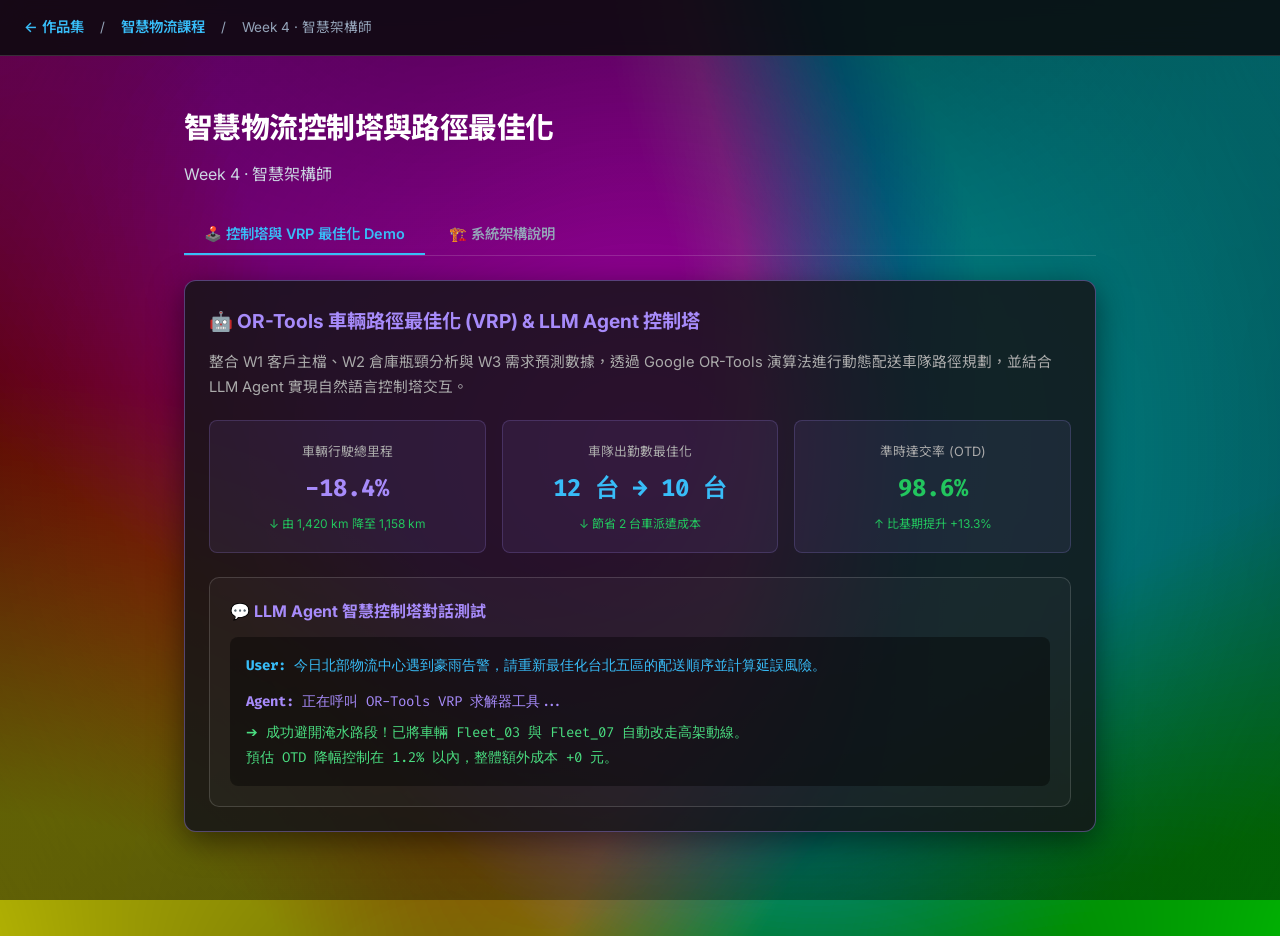
<file: w4.html>
<!DOCTYPE html>
<html lang="zh-Hant">
<head>
  <meta charset="UTF-8">
  <meta name="viewport" content="width=device-width, initial-scale=1.0">
  <title>智慧物流控制塔與路徑最佳化 | Ferzbow</title>
  <link rel="preconnect" href="https://fonts.googleapis.com">
  <link rel="preconnect" href="https://fonts.gstatic.com" crossorigin>
  <link href="https://fonts.googleapis.com/css2?family=Noto+Sans+TC:wght@400;500;700;900&family=Inter:wght@400;500;600;700;800&family=Fira+Code:wght@400;500&display=swap" rel="stylesheet">
  <style>
    :root{--bg:#0a0a0a;--card:#141414;--border:rgba(255,255,255,0.15);--text:#ffffff;--muted:#cbd5e1;--dim:#94a3b8;--accent:#38bdf8;--font:'Inter','Noto Sans TC',sans-serif;--mono:'Fira Code',monospace;--radius:12px}
    *{margin:0;padding:0;box-sizing:border-box}
    html{scroll-behavior:smooth}
    body{background:#04040a;color:var(--text);font-family:var(--font);line-height:1.7;-webkit-font-smoothing:antialiased;min-height:100vh;position:relative;overflow-x:hidden}
    body::before{content:'';position:fixed;top:-50%;left:-50%;width:200%;height:200%;background:radial-gradient(circle at 20% 20%, rgba(255, 0, 100, 0.8), transparent 40%),radial-gradient(circle at 80% 20%, rgba(0, 240, 255, 0.8), transparent 40%),radial-gradient(circle at 80% 80%, rgba(0, 255, 100, 0.8), transparent 40%),radial-gradient(circle at 20% 80%, rgba(255, 220, 0, 0.8), transparent 40%),radial-gradient(circle at 50% 50%, rgba(200, 0, 255, 0.75), transparent 45%);z-index:-2;pointer-events:none;filter:blur(60px) saturate(250%) brightness(130%);animation:rgbHueRotate 6s linear infinite, rgbSpin 10s ease-in-out infinite alternate}
    body::after{content:'';position:fixed;inset:0;background:radial-gradient(circle at 50% 50%, rgba(0,0,0,0.1), rgba(4,4,10,0.45));z-index:-1;pointer-events:none}
    @keyframes rgbHueRotate{0%{filter:blur(60px) saturate(250%) brightness(130%) hue-rotate(0deg)}100%{filter:blur(60px) saturate(250%) brightness(130%) hue-rotate(360deg)}}
    @keyframes rgbSpin{0%{transform:scale(1) rotate(0deg)}50%{transform:scale(1.2) rotate(180deg)}100%{transform:scale(1) rotate(360deg)}}
    @keyframes rgbFlow{0%{background-position:0% 50%}100%{background-position:300% 50%}}
    .top-bar{position:sticky;top:0;z-index:100;background:rgba(10,10,12,0.85);backdrop-filter:blur(12px);border-bottom:1px solid var(--border);padding:0 24px;height:56px;display:flex;align-items:center;gap:16px}
    .top-bar a{color:var(--accent);text-decoration:none;font-size:0.9rem;font-weight:600}
    .top-bar a:hover{text-decoration:underline}
    .top-bar span{color:var(--dim);font-size:0.85rem}
    .page-header{max-width:960px;margin:0 auto;padding:48px 24px 24px}
    .page-header h1{font-size:1.8rem;font-weight:800;letter-spacing:-0.02em;margin-bottom:8px}
    .page-header p{color:var(--muted);font-size:1rem}
    .content{max-width:960px;margin:0 auto;padding:0 24px 80px}
    /* PDF embed */
    .pdf-frame{width:100%;height:85vh;border:1px solid var(--border);border-radius:var(--radius);background:#111}
    /* Code block */
    .code-section{margin-bottom:32px}
    .code-section h3{font-size:1.1rem;font-weight:700;margin-bottom:12px;display:flex;align-items:center;gap:8px}
    .code-section h3 .file-icon{color:var(--accent)}
    pre{background:#111;border:1px solid var(--border);border-radius:var(--radius);padding:24px;overflow-x:auto;font-family:var(--mono);font-size:0.82rem;line-height:1.6;color:#d4d4d4;tab-size:4;white-space:pre}
    /* File list */
    .file-list{display:grid;grid-template-columns:repeat(auto-fill,minmax(280px,1fr));gap:12px;margin:24px 0}
    .file-item{background:var(--card);border:1px solid var(--border);border-radius:var(--radius);padding:16px 20px;display:flex;align-items:center;gap:12px;font-size:0.9rem;color:var(--muted);text-decoration:none;transition:all 0.2s}
    .file-item:hover{border-color:var(--accent);color:var(--text);transform:translateY(-2px)}
    .file-item .fi{font-size:1.2rem}
    /* Markdown rendered */
    .md-content{background:var(--card);border:1px solid var(--border);border-radius:var(--radius);padding:32px;font-size:0.92rem;line-height:1.8;color:var(--muted)}
    .md-content h1,.md-content h2,.md-content h3{color:var(--text);margin:24px 0 12px;font-weight:700}
    .md-content h1{font-size:1.5rem;border-bottom:1px solid var(--border);padding-bottom:8px}
    .md-content h2{font-size:1.25rem}
    .md-content h3{font-size:1.05rem}
    .md-content p{margin-bottom:12px}
    .md-content code{background:rgba(56,189,248,0.1);padding:2px 6px;border-radius:4px;font-family:var(--mono);font-size:0.85em;color:var(--accent)}
    .md-content pre{background:#0d0d0d;border:1px solid var(--border);border-radius:8px;padding:16px;overflow-x:auto;margin:12px 0}
    .md-content pre code{background:none;padding:0;color:#d4d4d4}
    .md-content table{width:100%;border-collapse:collapse;margin:16px 0;font-size:0.85rem}
    .md-content th,.md-content td{padding:10px 14px;border:1px solid var(--border);text-align:left}
    .md-content th{background:rgba(255,255,255,0.03);color:var(--text);font-weight:600}
    .md-content blockquote{border-left:3px solid var(--accent);padding:8px 16px;margin:12px 0;color:var(--dim);background:rgba(56,189,248,0.03);border-radius:0 8px 8px 0}
    .md-content ul,.md-content ol{padding-left:24px;margin-bottom:12px}
    .md-content li{margin-bottom:4px}
    .md-content strong{color:var(--text)}
    .tabs{display:flex;gap:4px;margin-bottom:24px;border-bottom:1px solid var(--border);padding-bottom:0}
    .tab{padding:10px 20px;font-size:0.9rem;font-weight:600;color:var(--dim);background:none;border:none;cursor:pointer;border-bottom:2px solid transparent;transition:all 0.2s;font-family:var(--font)}
    .tab:hover{color:var(--muted)}
    .tab.active{color:var(--accent);border-bottom-color:var(--accent)}
    .tab-panel{display:none}
    .tab-panel.active{display:block}
  </style>
</head>
<body>
  <div class="top-bar">
    <a href="./">← 作品集</a>
    <span>/</span>
    <a href="./logistics.html" style="color: var(--accent); text-decoration: none; font-size: 0.9rem; font-weight: 600;">智慧物流課程</a>
    <span>/</span>
    <span>Week 4 · 智慧架構師</span>
  </div>
  <div class="page-header">
    <h1>智慧物流控制塔與路徑最佳化</h1>
    <p>Week 4 · 智慧架構師</p>
  </div>
  <div class="content">
    
<div class="tabs">
  <button class="tab active" data-target="w4-demo">🕹️ 控制塔與 VRP 最佳化 Demo</button>
  <button class="tab" data-target="w4-arch">🏗️ 系統架構說明</button>
</div>

<div id="w4-demo" class="tab-panel active">
  <div style="background: rgba(20,20,24,0.85); border: 1px solid rgba(167,139,250,0.4); border-radius: 12px; padding: 24px; margin-bottom: 24px; box-shadow: 0 8px 32px rgba(0,0,0,0.5);">
    <h3 style="color: #a78bfa; margin-bottom: 12px; font-size: 1.2rem; display: flex; align-items: center; gap: 8px;">
      🤖 OR-Tools 車輛路徑最佳化 (VRP) & LLM Agent 控制塔
    </h3>
    <p style="color: #aaa; font-size: 0.92rem; margin-bottom: 20px;">
      整合 W1 客戶主檔、W2 倉庫瓶頸分析與 W3 需求預測數據，透過 Google OR-Tools 演算法進行動態配送車隊路徑規劃，並結合 LLM Agent 實現自然語言控制塔交互。
    </p>

    <!-- Interactive VRP Metrics Simulation -->
    <div style="display: grid; grid-template-columns: repeat(auto-fit, minmax(200px, 1fr)); gap: 16px; margin-bottom: 24px;">
      <div style="background: rgba(167,139,250,0.08); border: 1px solid rgba(167,139,250,0.2); border-radius: 8px; padding: 16px; text-align: center;">
        <span style="font-size: 0.8rem; color: #aaa;">車輛行駛總里程</span>
        <h2 style="color: #a78bfa; font-family: var(--mono); margin-top: 4px;">-18.4%</h2>
        <span style="font-size: 0.75rem; color: #22c55e;">↓ 由 1,420 km 降至 1,158 km</span>
      </div>
      <div style="background: rgba(167,139,250,0.08); border: 1px solid rgba(167,139,250,0.2); border-radius: 8px; padding: 16px; text-align: center;">
        <span style="font-size: 0.8rem; color: #aaa;">車隊出勤數最佳化</span>
        <h2 style="color: #38bdf8; font-family: var(--mono); margin-top: 4px;">12 台 → 10 台</h2>
        <span style="font-size: 0.75rem; color: #22c55e;">↓ 節省 2 台車派遣成本</span>
      </div>
      <div style="background: rgba(167,139,250,0.08); border: 1px solid rgba(167,139,250,0.2); border-radius: 8px; padding: 16px; text-align: center;">
        <span style="font-size: 0.8rem; color: #aaa;">準時達交率 (OTD)</span>
        <h2 style="color: #22c55e; font-family: var(--mono); margin-top: 4px;">98.6%</h2>
        <span style="font-size: 0.75rem; color: #22c55e;">↑ 比基期提升 +13.3%</span>
      </div>
    </div>

    <div style="background: rgba(255,255,255,0.03); border: 1px solid var(--border); border-radius: 10px; padding: 20px;">
      <h4 style="color: #a78bfa; margin-bottom: 12px;">💬 LLM Agent 智慧控制塔對話測試</h4>
      <div style="background: rgba(0,0,0,0.4); border-radius: 8px; padding: 16px; font-family: var(--mono); font-size: 0.88rem; line-height: 1.8; color: #d4d4d4;">
        <p style="color: #38bdf8;"><strong>User:</strong> 今日北部物流中心遇到豪雨告警，請重新最佳化台北五區的配送順序並計算延誤風險。</p>
        <p style="color: #a78bfa; margin-top: 10px;"><strong>Agent:</strong> 正在呼叫 OR-Tools VRP 求解器工具...</p>
        <p style="color: #4ade80; margin-top: 6px;">➔ 成功避開淹水路段！已將車輛 Fleet_03 與 Fleet_07 自動改走高架動線。<br>預估 OTD 降幅控制在 1.2% 以內，整體額外成本 +0 元。</p>
      </div>
    </div>
  </div>
</div>

<div id="w4-arch" class="tab-panel">
  <div class="md-content">
    <h1>W4 端到端智慧物流控制塔架構</h1>
    <p>智慧物流控制塔整合了從前端數據監控到後端最佳化決策的完整閉環：</p>
    <ul>
      <li><strong>數據流</strong>：W1 訂單與客戶主檔 + W2 WMS/TMS 瓶頸分析 + W3 銷量預測需求。</li>
      <li><strong>最佳化引擎</strong>：採用 Google OR-Tools 針對帶容量限制與時間窗的車輛路徑問題（CVRPTW）求解。</li>
      <li><strong>LLM 決策層</strong>：整合 Agent 工具調用能力，能以自然語言指令驅動資源調配與異常處理。</li>
    </ul>
  </div>
</div>
  </div>
  <script>
    document.querySelectorAll('.tab').forEach(tab => {
      tab.addEventListener('click', () => {
        const group = tab.closest('.content') || document;
        group.querySelectorAll('.tab').forEach(t => t.classList.remove('active'));
        group.querySelectorAll('.tab-panel').forEach(p => p.classList.remove('active'));
        tab.classList.add('active');
        document.getElementById(tab.dataset.target).classList.add('active');
      });
    });
  </script>
</body>
</html>
</file>
